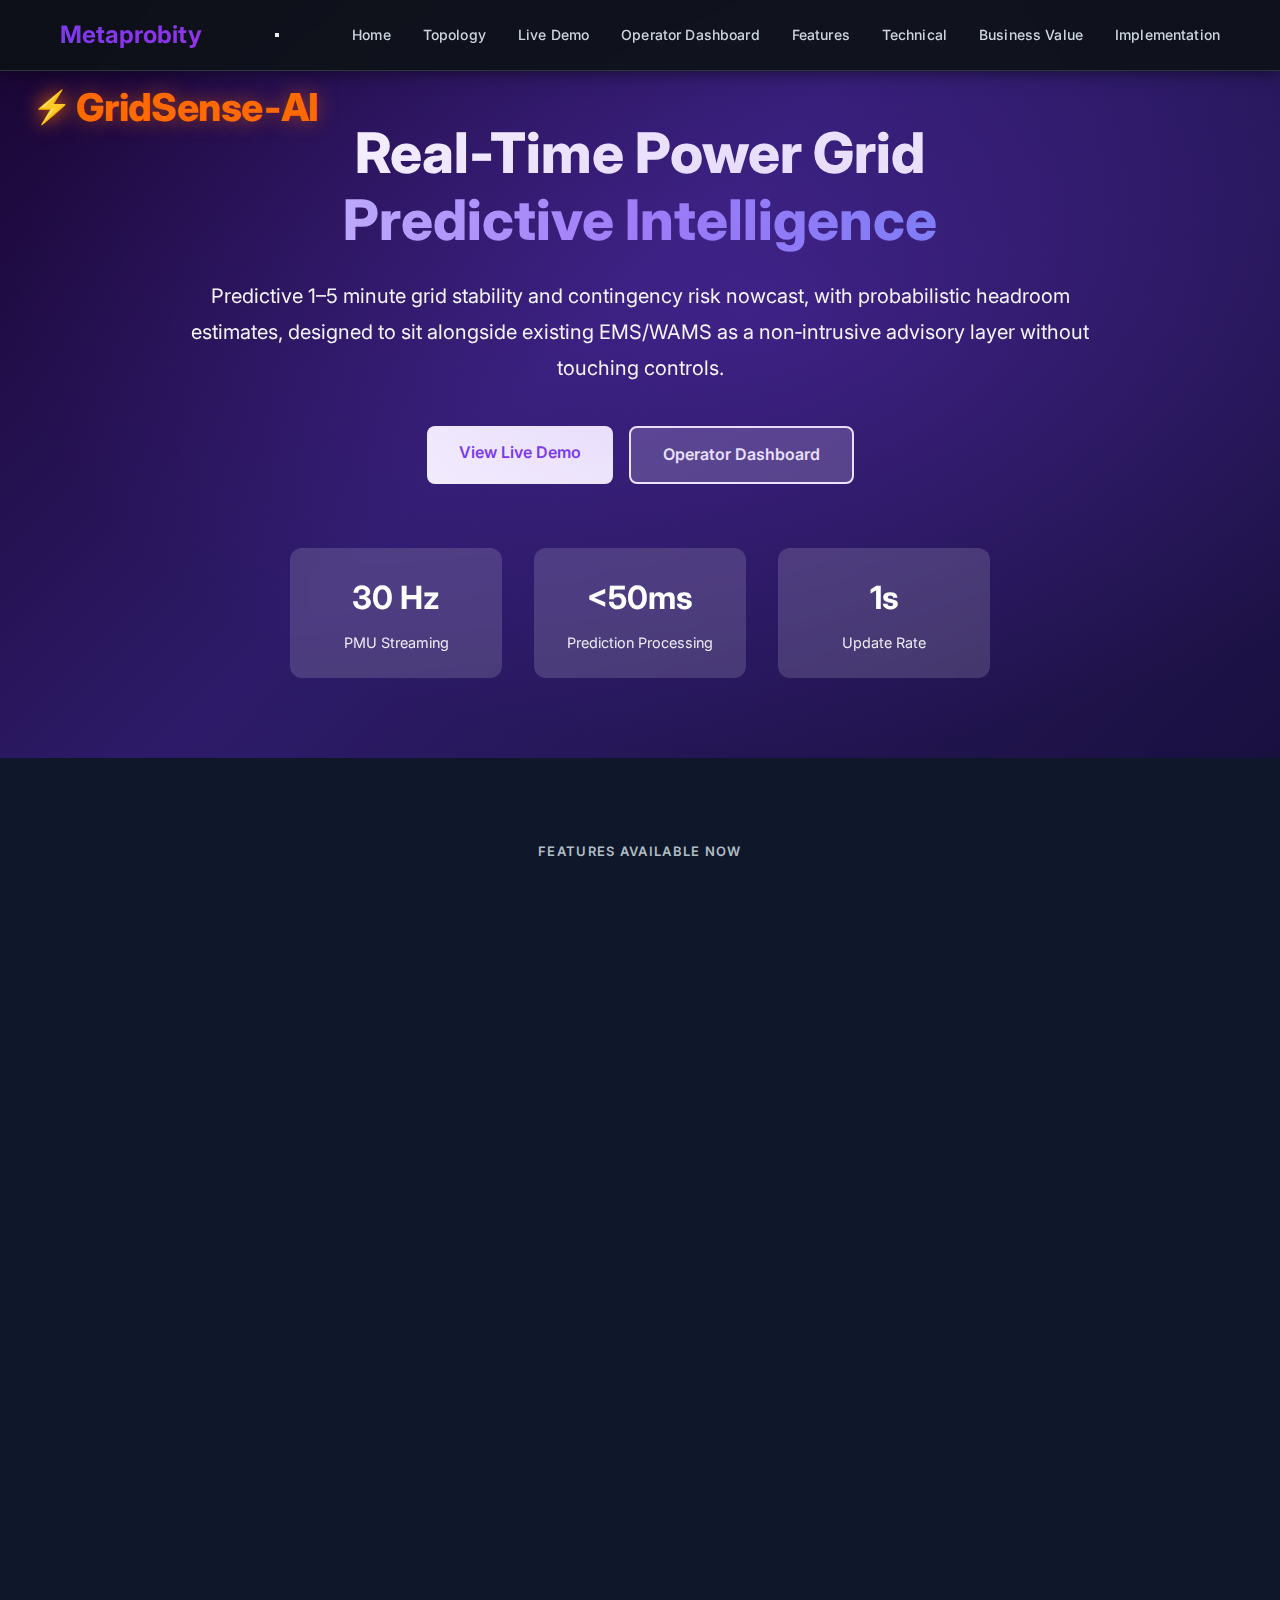
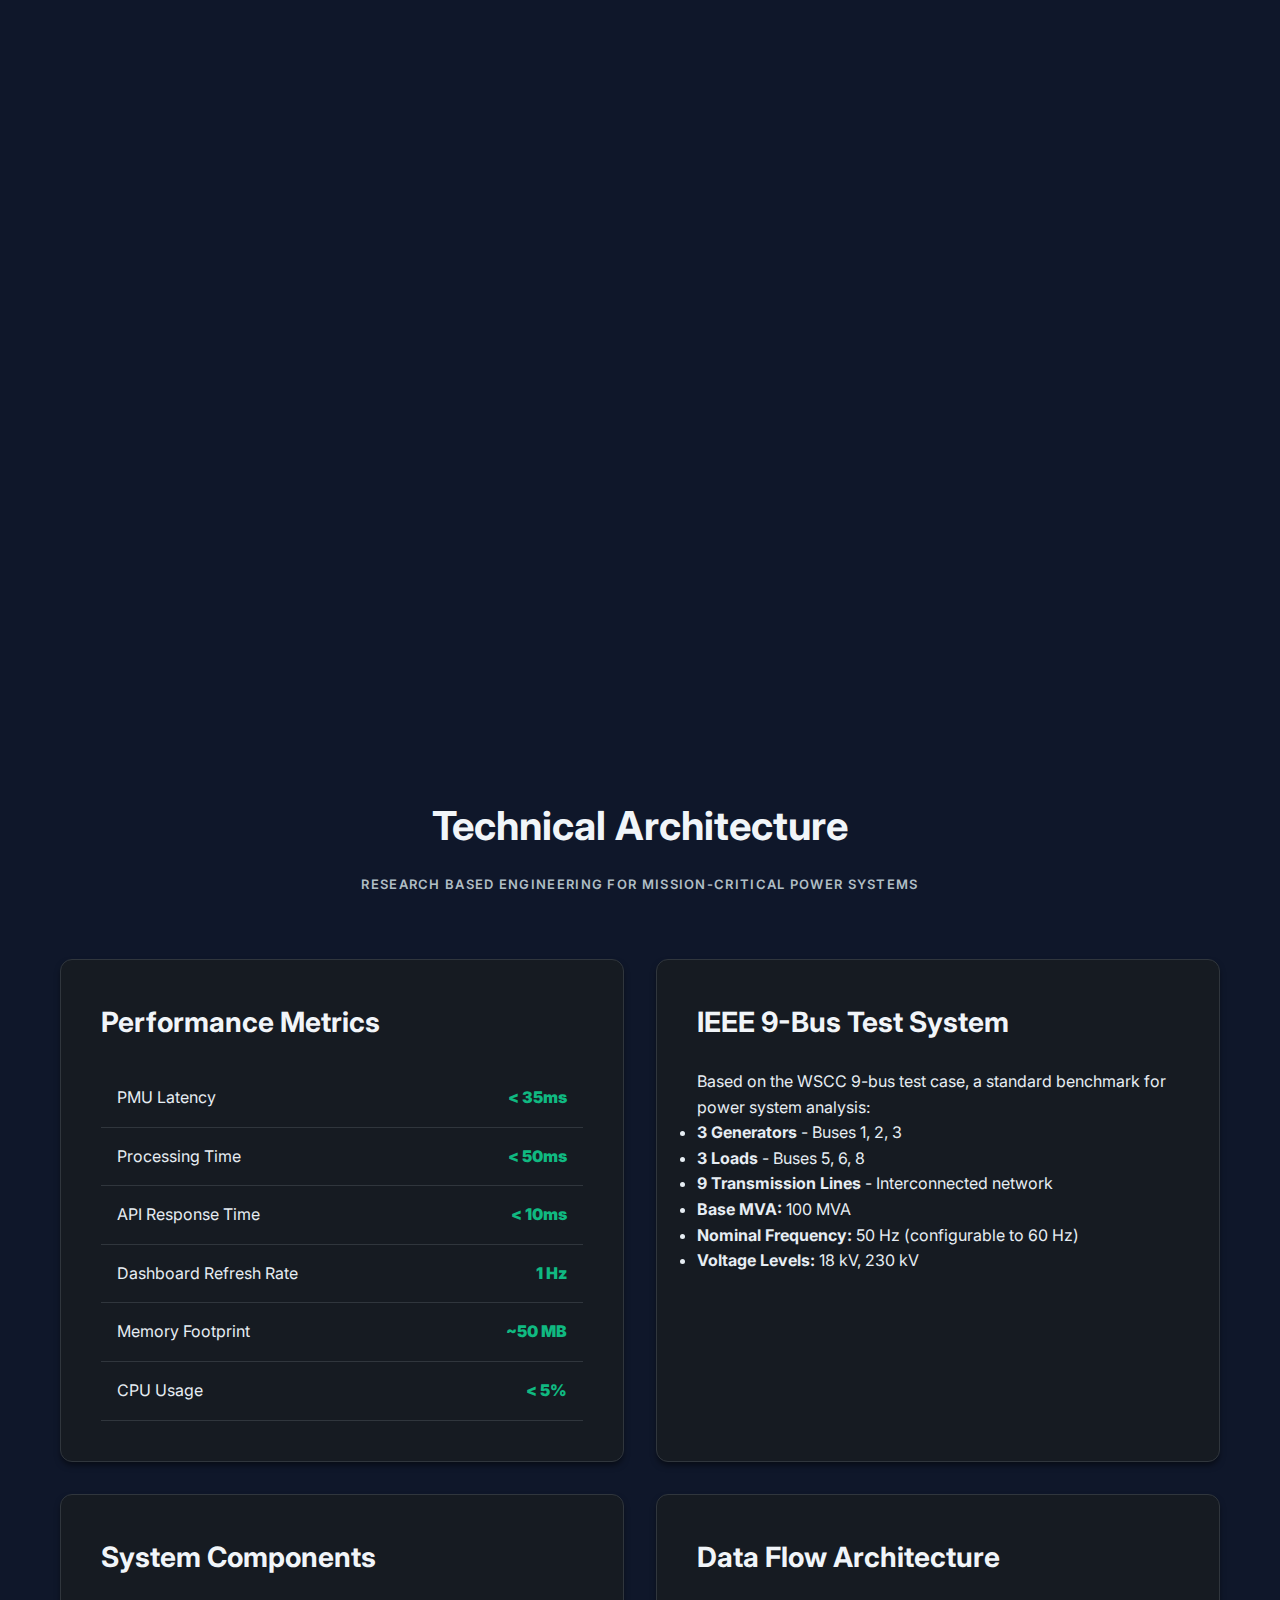
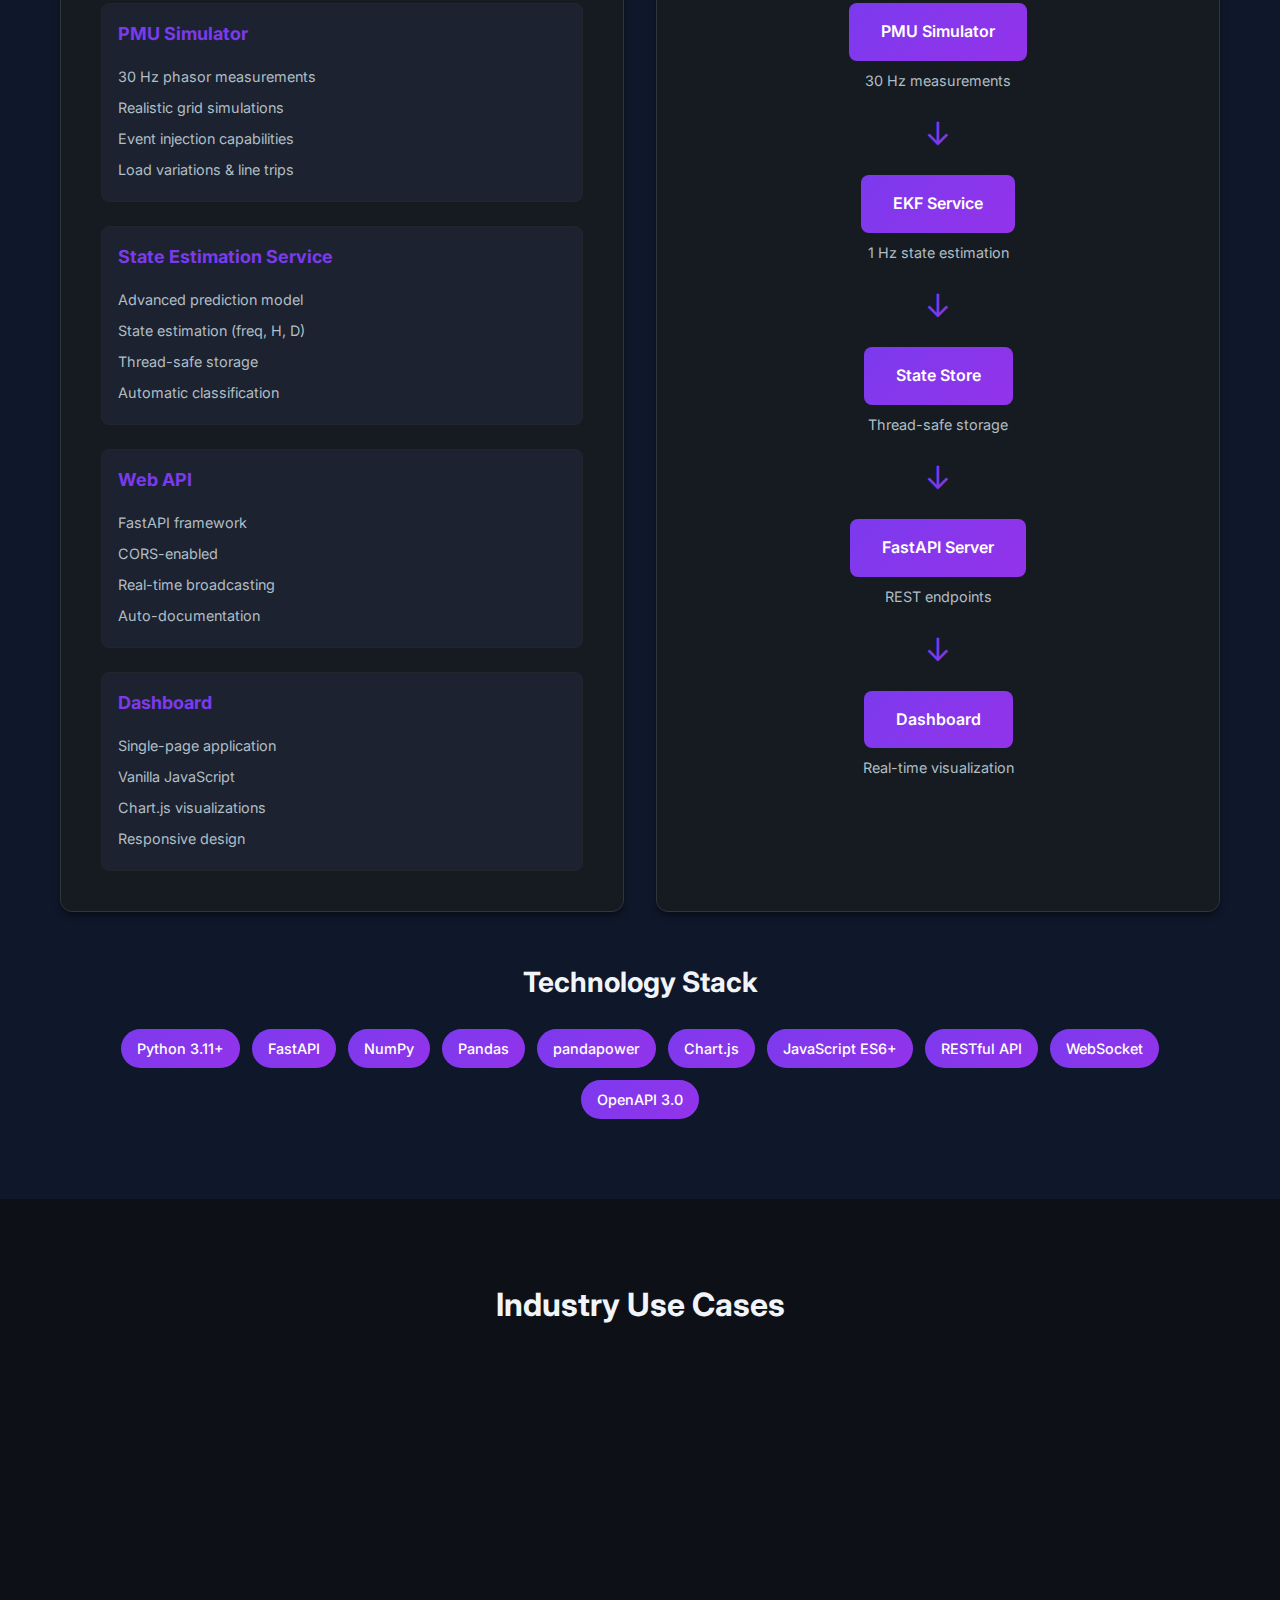
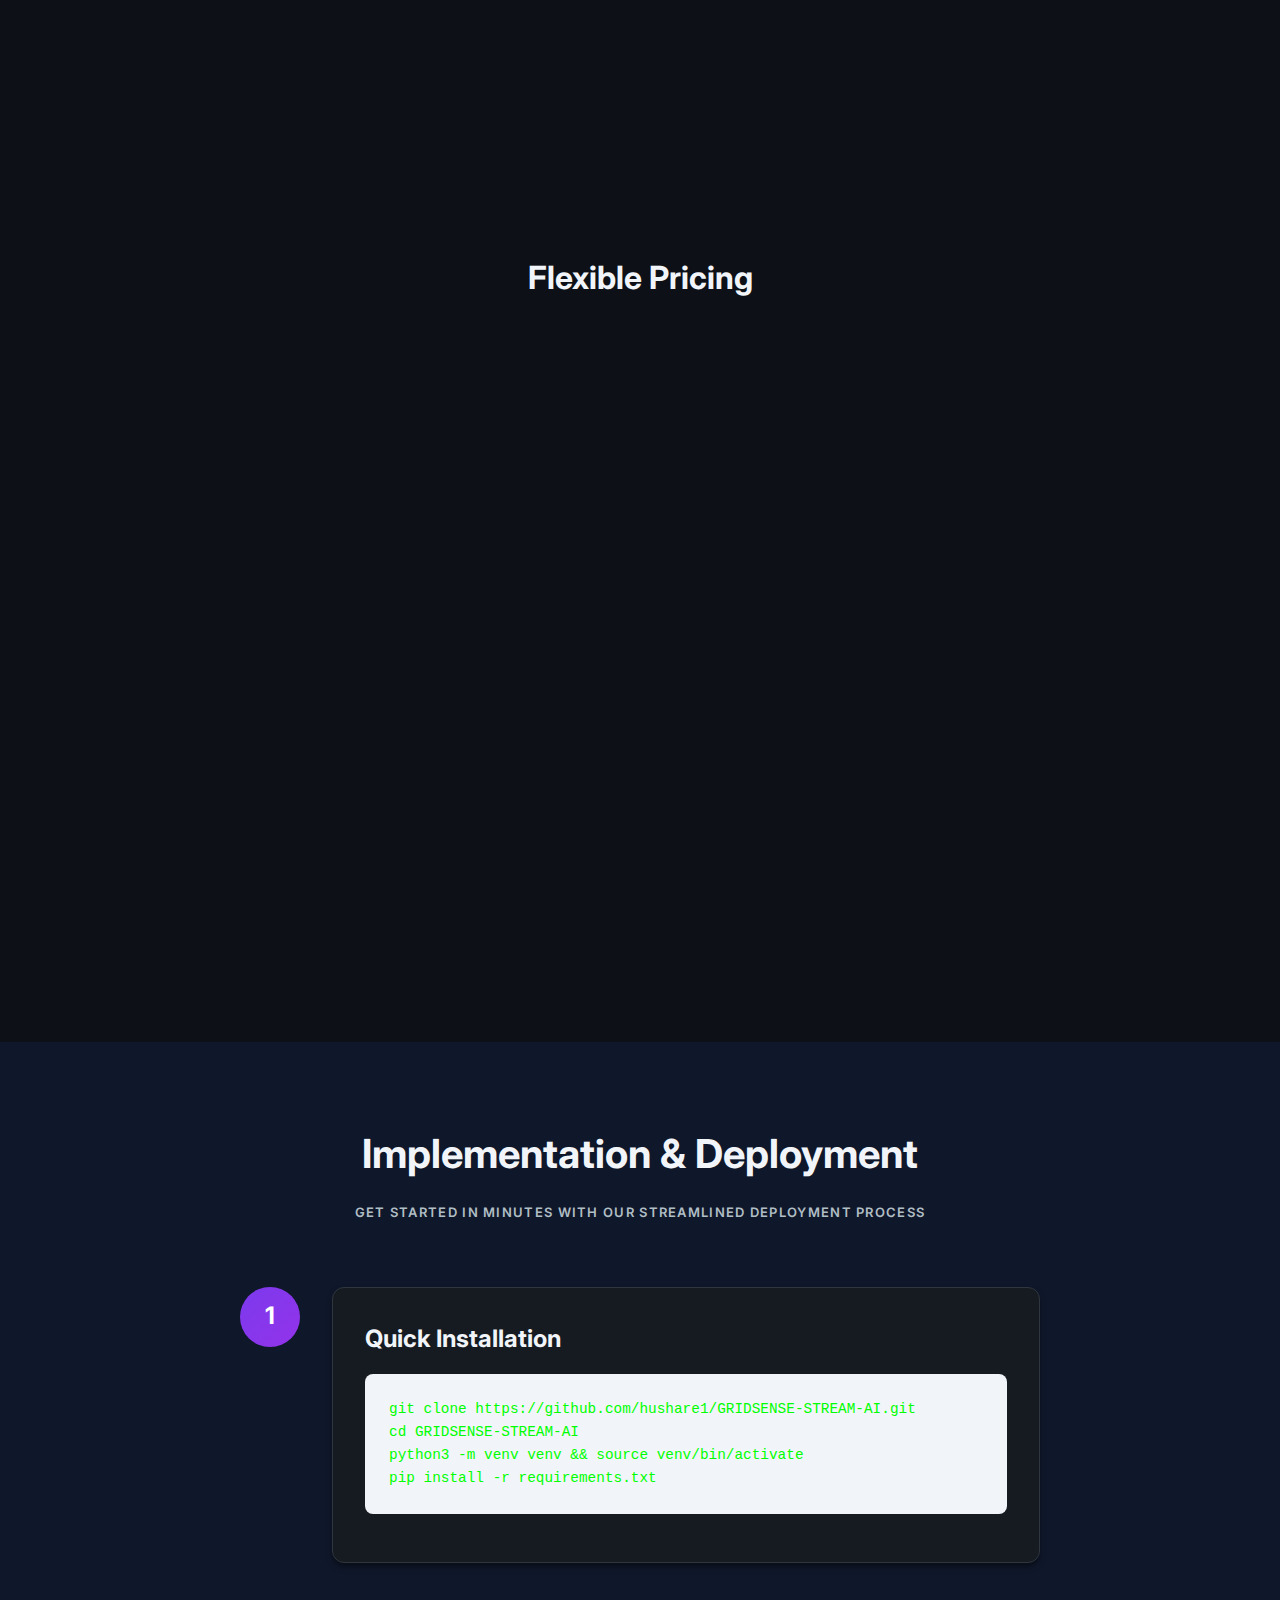
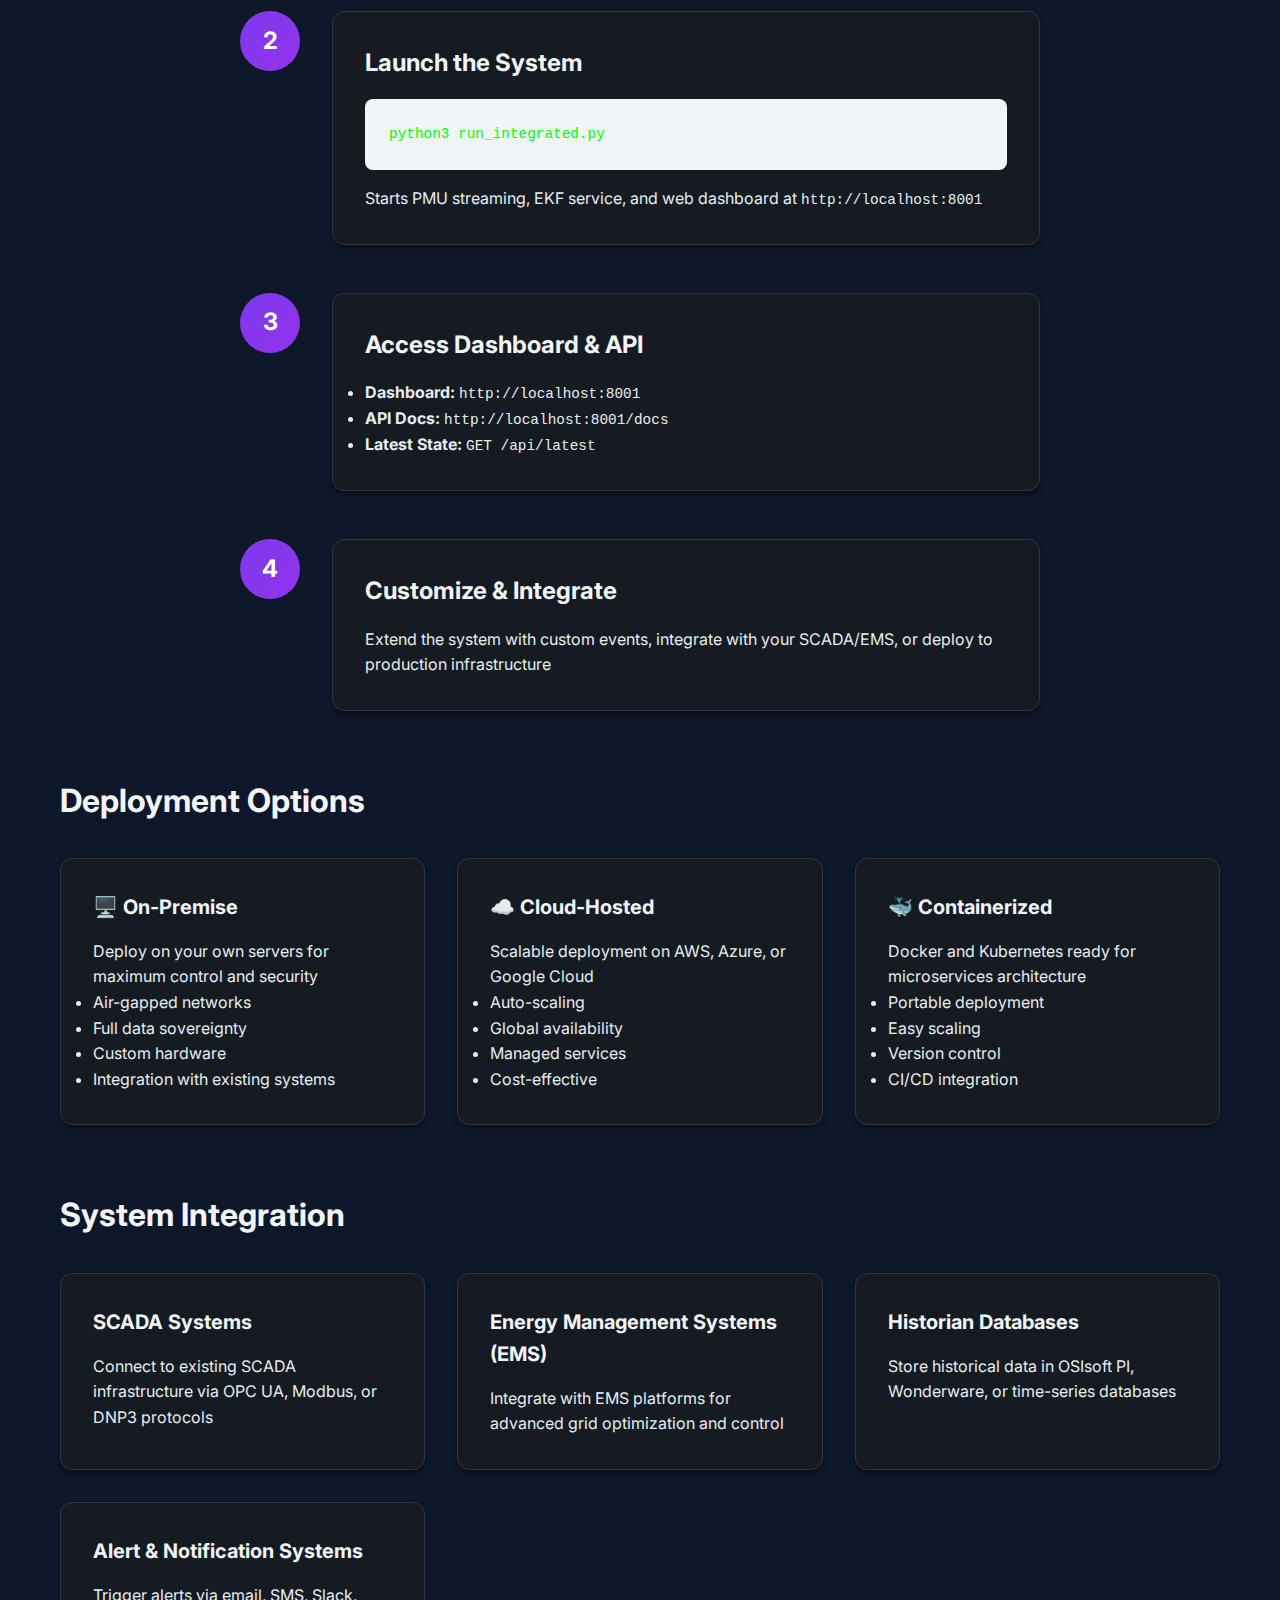
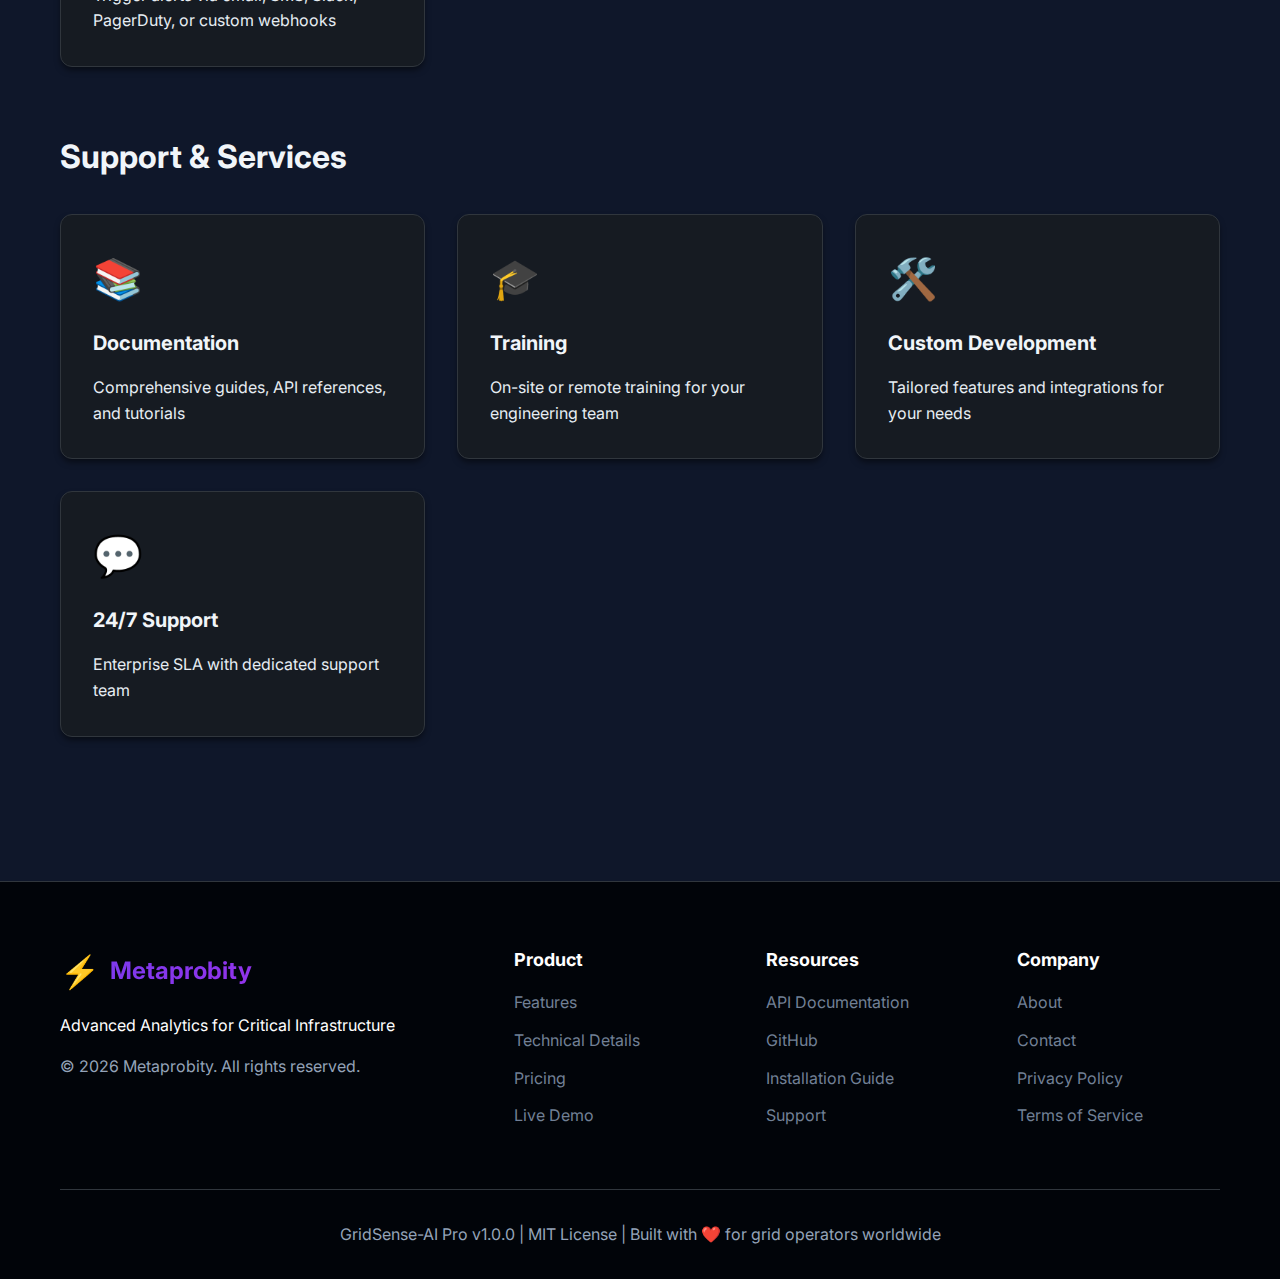
<file: index.html>
<!DOCTYPE html>
<html lang="en">
<head>
    <meta charset="UTF-8">
    <meta name="viewport" content="width=device-width, initial-scale=1.0">
    <meta name="description" content="Metaprobity GridSense-AI - Real-time power grid monitoring with AI-powered predictive analytics for critical infrastructure">
    <meta name="keywords" content="power grid monitoring, PMU, grid stability, predictive analytics, energy management">
    <title>Metaprobity | GridSense-AI - Real-Time Power Grid Predictive Intelligence</title>
    <link rel="stylesheet" href="styles.css">
    <link rel="preconnect" href="https://fonts.googleapis.com">
    <link rel="preconnect" href="https://fonts.gstatic.com" crossorigin>
    <link href="https://fonts.googleapis.com/css2?family=Inter:wght@300;400;500;600;700;800&display=swap" rel="stylesheet">
</head>
<body>
    <!-- Navigation -->
    <nav class="navbar">
        <div class="container">
            <div class="nav-brand">
                <span class="logo-text">Metaprobity</span>
            </div>
            <button class="hamburger" id="hamburger">
                <span></span>
                <span></span>
                <span></span>
            </button>
            <ul class="nav-menu" id="navMenu">
                <li><a href="#home">Home</a></li>
                <li><a href="#topology">Topology</a></li>
                <li><a href="dashboard_enhanced.html">Live Demo</a></li>
                <li><a href="operator.html">Operator Dashboard</a></li>
                <li><a href="#features">Features</a></li>
                <li><a href="#technical">Technical</a></li>
                <li><a href="#business">Business Value</a></li>
                <li><a href="#implementation">Implementation</a></li>
            </ul>
        </div>
    </nav>

    <!-- Hero Section -->
    <section id="home" class="hero">
        <div class="gridsense-label"><span class="gs-bolt">⚡</span>GridSense&#8209;AI</div>
        <div class="container">
            <div class="hero-content">
                <h1 class="hero-title">
                    Real-Time Power Grid
                    <br><span class="accent-text">Predictive Intelligence</span>
                </h1>
                <p class="hero-subtitle">
                    Predictive 1–5 minute grid stability and contingency risk nowcast, with probabilistic headroom estimates, designed to sit alongside existing EMS/WAMS as a non‑intrusive advisory layer without touching controls.
                </p>
                <div class="hero-buttons">
                    <a href="dashboard_enhanced.html" class="btn btn-primary">View Live Demo</a>
                    <a href="operator.html" class="btn btn-secondary">Operator Dashboard</a>
                </div>
                <div class="hero-stats">
                    <div class="stat">
                        <div class="stat-value">30 Hz</div>
                        <div class="stat-label">PMU Streaming</div>
                    </div>
                    <div class="stat">
                        <div class="stat-value">&lt;50ms</div>
                        <div class="stat-label">Prediction Processing</div>
                    </div>
                    <div class="stat">
                        <div class="stat-value">1s</div>
                        <div class="stat-label">Update Rate</div>
                    </div>
                </div>
            </div>
        </div>
    </section>

    <!-- Hero Section 
    <section id="home" class="hero">
        <!-- ... existing hero content ... 
    </section> 
    -->

    <!-- ✅ INSERT THIS NEW SECTION HERE ✅ -->
    <!-- Available Now Features Section -->
    <section id="available-features" class="available-features-section">
        <div class="container">
          <div class="section-header scroll-animate">
            <p class="features-label">Features Available Now</p>
          </div>
 
            <div class="features-grid">
                <!-- Feature 1: Advanced Prediction Model -->
                <div class="feature-card scroll-animate">
                    <div class="feature-icon">🧮</div>
                    <h3>Explainable AI - Physics-Based Prediction</h3>
                    <p>Physics-based probabilistic estimation with transparent state tracking and model-driven predictions.</p>
                    <ul>
                        <li>State uncertainty tracked using advanced prediction algorithm with 1-second update cycles</li>
                        <li>Sensitivity analysis computed per bus for grid response understanding</li>
                        <li>Prediction model auto-balances PMU measurements against physics-based predictions</li>                        
                    </ul>
                </div>

                <!-- Feature 2: Predictive Event Detection -->
                <div class="feature-card scroll-animate">
                    <div class="feature-icon">🎯</div>
                    <h3>Predictive Alarm & Stability Monitoring</h3>
                    <p>Probabilistic disturbance forecasting and threshold alerting.</p>
                    <ul>
                        <li>Frequency deviation alerts (±0.5 Hz from 50 Hz nominal) per bus</li>
                        <li>Low inertia early warning (H < 3.0 s threshold) from prediction estimates</li>
                        <li>RoCoF tracked per bus via 30 Hz PMU aggregation</li>
                        <li>Instant operator alerts the moment grid conditions exceed safe limits</li>
                    </ul>
                </div>
                

                <!-- Feature 3: Alarm & Event Detection Logic -->
                <div class="feature-card scroll-animate">
                    <div class="feature-icon">⚡</div>
                    <h3>Alarm & Event Detection Logic</h3>
                    <p>Automated disturbance classification and real-time alerting from probabilistic state tracking.</p>
                    <ul>
                    <li>Frequency alarm triggered when any bus deviates outside limits</li>
                    <li>Low inertia early warning when estimated Inertia drops below 3 seconds</li>
                    <li>Instant operator notifications the moment grid conditions breach safety limits</li>                    </ul>
                </div>

                <!-- Feature 4: Voltage Stability Monitoring -->
                <div class="feature-card scroll-animate">
                    <div class="feature-icon">📈</div>
                    <h3>Voltage Stability Monitoring</h3>
                    <p>Real-time voltage tracking with stability index estimation</p>
                    <ul>
                        <li>Voltage Stability Index (VSI) per bus (0-1 scale)</li>
                        <li>Voltage magnitude monitoring (per-unit values)</li>
                        <li>Frequency-voltage coupling analysis</li>
                        <li>Basic voltage deviation detection</li>
                    </ul>
                </div>

                <!-- Feature 5: Live Dashboard -->
                <div class="feature-card scroll-animate">
                    <div class="feature-icon">📊</div>
                    <h3>Live Dashboard & Visualization</h3>
                    <p>Professional web interface with real-time charts and network topology</p>
                    <ul>
                        <li>60-second frequency history with three-zone color coding</li>
                        <li>Interactive IEEE 9-bus topology with per-bus status indicators</li>
                        <li>System health score (0-100%) with automatic event insights</li>
                        <li>Dark mode toggle and responsive design</li>
                    </ul>
                </div>


                <!-- Feature 6: Open Integration & Scalable Architecture -->
                <div class="feature-card scroll-animate">
                    <div class="feature-icon">🔌</div>
                    <h3>Open Integration & Scalable Architecture</h3>
                    <p>Non-intrusive, API-first design built for real-world grid deployment</p>
                    <ul>
                        <li>Read-only passive monitoring — zero interference with existing SCADA, EMS or protection systems</li>
                        <li>REST API delivers live grid intelligence, with '&lt;10ms' latency, to any SCADA, HMI or 3rd party system</li>
                        <li>Can scale from 9-bus prototype to national grid topology with minimal configuration updates</li>
                        <li>Modular, plug-and-play components — swap PMU, estimation engine or dashboard without touching the rest</li>
                    </ul>
                </div>
            </div>
        </div>
    </section>

   
    <!-- Technical Details Section -->
    <section id="technical" class="technical-section">
        <div class="container">
            <div class="section-header scroll-animate">
                <h2>Technical Architecture</h2>
                <p>Research based engineering for mission-critical power systems</p>
            </div>
            
            <div class="tech-grid">
                <div class="tech-card scroll-animate">
                    <h3>Performance Metrics</h3>
                    <table class="performance-table">
                        <tr>
                            <td>PMU Latency</td>
                            <td><strong>&lt; 35ms</strong></td>
                        </tr>
                        <tr>
                            <td>Processing Time</td>
                            <td><strong>&lt; 50ms</strong></td>
                        </tr>
                        <tr>
                            <td>API Response Time</td>
                            <td><strong>&lt; 10ms</strong></td>
                        </tr>
                        <tr>
                            <td>Dashboard Refresh Rate</td>
                            <td><strong>1 Hz</strong></td>
                        </tr>
                        <tr>
                            <td>Memory Footprint</td>
                            <td><strong>~50 MB</strong></td>
                        </tr>
                        <tr>
                            <td>CPU Usage</td>
                            <td><strong>&lt; 5%</strong></td>
                        </tr>
                    </table>
                </div>

                <div class="tech-card scroll-animate">
                    <h3>IEEE 9-Bus Test System</h3>
                    <p>Based on the WSCC 9-bus test case, a standard benchmark for power system analysis:</p>
                    <ul>
                        <li><strong>3 Generators</strong> - Buses 1, 2, 3</li>
                        <li><strong>3 Loads</strong> - Buses 5, 6, 8</li>
                        <li><strong>9 Transmission Lines</strong> - Interconnected network</li>
                        <li><strong>Base MVA:</strong> 100 MVA</li>
                        <li><strong>Nominal Frequency:</strong> 50 Hz (configurable to 60 Hz)</li>
                        <li><strong>Voltage Levels:</strong> 18 kV, 230 kV</li>
                    </ul>
                </div>
                
                <div class="tech-card scroll-animate">
                    <h3>System Components</h3>
                    <div class="component-list">
                        <div class="component">
                            <h4>PMU Simulator</h4>                            
                            <ul>
                                <li>30 Hz phasor measurements</li>
                                <li>Realistic grid simulations</li>
                                <li>Event injection capabilities</li>
                                <li>Load variations & line trips</li>
                            </ul>
                        </div>
                        <div class="component">
                            <h4>State Estimation Service</h4>
                            <ul>
                                <li>Advanced prediction model</li>
                                <li>State estimation (freq, H, D)</li>
                                <li>Thread-safe storage</li>
                                <li>Automatic classification</li>
                            </ul>
                        </div>
                        <div class="component">
                            <h4>Web API</h4>
                            <ul>
                                <li>FastAPI framework</li>
                                <li>CORS-enabled</li>
                                <li>Real-time broadcasting</li>
                                <li>Auto-documentation</li>
                            </ul>
                        </div>
                        <div class="component">
                            <h4>Dashboard</h4>
                            <ul>
                                <li>Single-page application</li>
                                <li>Vanilla JavaScript</li>
                                <li>Chart.js visualizations</li>
                                <li>Responsive design</li>
                            </ul>
                        </div>
                    </div>
                </div>

                <div class="tech-card scroll-animate">
                    <h3>Data Flow Architecture</h3>
                    <div class="architecture-diagram">
                        <div class="arch-step">
                            <div class="arch-box">PMU Simulator</div>
                            <div class="arch-label">30 Hz measurements</div>
                        </div>
                        <div class="arch-arrow">↓</div>
                        <div class="arch-step">
                            <div class="arch-box">EKF Service</div>
                            <div class="arch-label">1 Hz state estimation</div>
                        </div>
                        <div class="arch-arrow">↓</div>
                        <div class="arch-step">
                            <div class="arch-box">State Store</div>
                            <div class="arch-label">Thread-safe storage</div>
                        </div>
                        <div class="arch-arrow">↓</div>
                        <div class="arch-step">
                            <div class="arch-box">FastAPI Server</div>
                            <div class="arch-label">REST endpoints</div>
                        </div>
                        <div class="arch-arrow">↓</div>
                        <div class="arch-step">
                            <div class="arch-box">Dashboard</div>
                            <div class="arch-label">Real-time visualization</div>
                        </div>
                    </div>
                </div>

                
            </div>

            <div class="tech-stack">
                <h3>Technology Stack</h3>
                <div class="stack-badges">
                    <span class="badge">Python 3.11+</span>
                    <span class="badge">FastAPI</span>
                    <span class="badge">NumPy</span>
                    <span class="badge">Pandas</span>
                    <span class="badge">pandapower</span>
                    <span class="badge">Chart.js</span>
                    <span class="badge">JavaScript ES6+</span>
                    <span class="badge">RESTful API</span>
                    <span class="badge">WebSocket</span>
                    <span class="badge">OpenAPI 3.0</span>
                </div>
            </div>
        </div>
    </section>

    <!-- Business Value Section -->
    <section id="business" class="business-section">
        <div class="container">
            
            <div class="use-cases">
                <h3>Industry Use Cases</h3>
                <div class="cases-grid">
                    <div class="case-card scroll-animate">
                        <h4>🏭 Electric Utilities</h4>
                        <p>Monitor transmission and distribution networks, detect voltage instabilities, and optimize load balancing</p>
                    </div>
                    <div class="case-card scroll-animate">
                        <h4>🏢 Grid Operators (ISOs/RTOs)</h4>
                        <p>Real-time situational awareness, inter-area oscillation detection, and frequency regulation</p>
                    </div>
                    <div class="case-card scroll-animate">
                        <h4>🔋 Renewable Energy Integration</h4>
                        <p>Manage grid stability with high penetration of solar, wind, and battery storage systems</p>
                    </div>
                    <div class="case-card scroll-animate">
                        <h4>🏗️ Industrial Microgrids</h4>
                        <p>Monitor critical facilities, data centers, and manufacturing plants with dedicated power systems</p>
                    </div>
                    <div class="case-card scroll-animate">
                        <h4>🎓 Research & Academia</h4>
                        <p>Power systems research, prediction algorithm development, and grid dynamics education</p>
                    </div>
                    <div class="case-card scroll-animate">
                        <h4>📊 Energy Consultants</h4>
                        <p>Grid modernization projects, SCADA upgrades, and smart grid implementations</p>
                    </div>
                </div>
            </div>

            <div class="pricing-section">
                <h3>Flexible Pricing</h3>
                <div class="pricing-grid">
                    <div class="price-card scroll-animate">
                        <div class="plan-name">Research</div>
                        <div class="plan-price">Free</div>
                        <div class="plan-desc">Open-source edition</div>
                        <ul class="plan-features">
                            <li>✓ IEEE 9-bus system</li>
                            <li>✓ Core prediction algorithms</li>
                            <li>✓ Basic dashboard</li>
                            <li>✓ Community support</li>
                            <li>✗ Commercial use</li>
                        </ul>
                        <a href="https://github.com/hushare1/GRIDSENSE-STREAM-AI" class="btn btn-outline">Get Started</a>
                    </div>
                    <div class="price-card featured">
                        <div class="popular-badge">Most Popular</div>
                        <div class="plan-name">Professional</div>
                        <div class="plan-price">Contact Us</div>
                        <div class="plan-desc">For utilities & operators</div>
                        <ul class="plan-features">
                            <li>✓ Custom grid topologies</li>
                            <li>✓ Advanced analytics</li>
                            <li>✓ API integration</li>
                            <li>✓ Priority support</li>
                            <li>✓ Commercial license</li>
                        </ul>
                        <a href="#contact" class="btn btn-primary">Request Quote</a>
                    </div>
                    <div class="price-card scroll-animate">
                        <div class="plan-name">Enterprise</div>
                        <div class="plan-price">Custom</div>
                        <div class="plan-desc">For large deployments</div>
                        <ul class="plan-features">
                            <li>✓ Multi-site deployment</li>
                            <li>✓ Custom development</li>
                            <li>✓ On-premise hosting</li>
                            <li>✓ 24/7 support & SLA</li>
                            <li>✓ Training & consulting</li>
                        </ul>
                        <a href="#contact" class="btn btn-outline">Contact Sales</a>
                    </div>
                </div>
            </div>
        </div>
    </section>

    <!-- Implementation Section -->
    <section id="implementation" class="implementation-section">
        <div class="container">
            <div class="section-header scroll-animate">
                <h2>Implementation & Deployment</h2>
                <p>Get started in minutes with our streamlined deployment process</p>
            </div>

            <div class="impl-timeline">
                <div class="timeline-item">
                    <div class="timeline-number">1</div>
                    <div class="timeline-content">
                        <h3>Quick Installation</h3>
                        <pre><code>git clone https://github.com/hushare1/GRIDSENSE-STREAM-AI.git
cd GRIDSENSE-STREAM-AI
python3 -m venv venv && source venv/bin/activate
pip install -r requirements.txt</code></pre>
                    </div>
                </div>

                <div class="timeline-item">
                    <div class="timeline-number">2</div>
                    <div class="timeline-content">
                        <h3>Launch the System</h3>
                        <pre><code>python3 run_integrated.py</code></pre>
                        <p>Starts PMU streaming, EKF service, and web dashboard at <code>http://localhost:8001</code></p>
                    </div>
                </div>

                <div class="timeline-item">
                    <div class="timeline-number">3</div>
                    <div class="timeline-content">
                        <h3>Access Dashboard & API</h3>
                        <ul>
                            <li><strong>Dashboard:</strong> <code>http://localhost:8001</code></li>
                            <li><strong>API Docs:</strong> <code>http://localhost:8001/docs</code></li>
                            <li><strong>Latest State:</strong> <code>GET /api/latest</code></li>
                        </ul>
                    </div>
                </div>

                <div class="timeline-item">
                    <div class="timeline-number">4</div>
                    <div class="timeline-content">
                        <h3>Customize & Integrate</h3>
                        <p>Extend the system with custom events, integrate with your SCADA/EMS, or deploy to production infrastructure</p>
                    </div>
                </div>
            </div>

            <div class="deployment-options">
                <h3>Deployment Options</h3>
                <div class="deploy-grid">
                    <div class="deploy-card">
                        <h4>🖥️ On-Premise</h4>
                        <p>Deploy on your own servers for maximum control and security</p>
                        <ul>
                            <li>Air-gapped networks</li>
                            <li>Full data sovereignty</li>
                            <li>Custom hardware</li>
                            <li>Integration with existing systems</li>
                        </ul>
                    </div>
                    <div class="deploy-card">
                        <h4>☁️ Cloud-Hosted</h4>
                        <p>Scalable deployment on AWS, Azure, or Google Cloud</p>
                        <ul>
                            <li>Auto-scaling</li>
                            <li>Global availability</li>
                            <li>Managed services</li>
                            <li>Cost-effective</li>
                        </ul>
                    </div>
                    <div class="deploy-card">
                        <h4>🐳 Containerized</h4>
                        <p>Docker and Kubernetes ready for microservices architecture</p>
                        <ul>
                            <li>Portable deployment</li>
                            <li>Easy scaling</li>
                            <li>Version control</li>
                            <li>CI/CD integration</li>
                        </ul>
                    </div>
                </div>
            </div>

            <div class="integration-section">
                <h3>System Integration</h3>
                <div class="integration-grid">
                    <div class="integration-item">
                        <h4>SCADA Systems</h4>
                        <p>Connect to existing SCADA infrastructure via OPC UA, Modbus, or DNP3 protocols</p>
                    </div>
                    <div class="integration-item">
                        <h4>Energy Management Systems (EMS)</h4>
                        <p>Integrate with EMS platforms for advanced grid optimization and control</p>
                    </div>
                    <div class="integration-item">
                        <h4>Historian Databases</h4>
                        <p>Store historical data in OSIsoft PI, Wonderware, or time-series databases</p>
                    </div>
                    <div class="integration-item">
                        <h4>Alert & Notification Systems</h4>
                        <p>Trigger alerts via email, SMS, Slack, PagerDuty, or custom webhooks</p>
                    </div>
                </div>
            </div>

            <div class="support-section">
                <h3>Support & Services</h3>
                <div class="support-grid">
                    <div class="support-item">
                        <span class="support-icon">📚</span>
                        <h4>Documentation</h4>
                        <p>Comprehensive guides, API references, and tutorials</p>
                    </div>
                    <div class="support-item">
                        <span class="support-icon">🎓</span>
                        <h4>Training</h4>
                        <p>On-site or remote training for your engineering team</p>
                    </div>
                    <div class="support-item">
                        <span class="support-icon">🛠️</span>
                        <h4>Custom Development</h4>
                        <p>Tailored features and integrations for your needs</p>
                    </div>
                    <div class="support-item">
                        <span class="support-icon">💬</span>
                        <h4>24/7 Support</h4>
                        <p>Enterprise SLA with dedicated support team</p>
                    </div>
                </div>
            </div>
        </div>
    </section>

    <!-- Footer -->
    <footer class="footer">
        <div class="container">
            <div class="footer-grid">
                <div class="footer-col">
                    <div class="footer-brand">
                        <span class="logo-icon">⚡</span>
                        <span class="logo-text">Metaprobity</span>
                    </div>
                    <p>Advanced Analytics for Critical Infrastructure</p>
                    <p class="copyright">&copy; 2026 Metaprobity. All rights reserved.</p>
                </div>
                <div class="footer-col">
                    <h4>Product</h4>
                    <ul>
                        <li><a href="#features">Features</a></li>
                        <li><a href="#technical">Technical Details</a></li>
                        <li><a href="#business">Pricing</a></li>
                        <li><a href="dashboard_enhanced.html">Live Demo</a></li>
                    </ul>
                </div>
                <div class="footer-col">
                    <h4>Resources</h4>
                    <ul>
                        <li><a href="http://localhost:8001/docs">API Documentation</a></li>
                        <li><a href="https://github.com/hushare1/GRIDSENSE-STREAM-AI">GitHub</a></li>
                        <li><a href="#implementation">Installation Guide</a></li>
                        <li><a href="#contact">Support</a></li>
                    </ul>
                </div>
                <div class="footer-col">
                    <h4>Company</h4>
                    <ul>
                        <li><a href="#home">About</a></li>
                        <li><a href="#contact">Contact</a></li>
                        <li><a href="#">Privacy Policy</a></li>
                        <li><a href="#">Terms of Service</a></li>
                    </ul>
                </div>
            </div>
            <div class="footer-bottom">
                <p>GridSense-AI Pro v1.0.0 | MIT License | Built with ❤️ for grid operators worldwide</p>
            </div>
        </div>
    </footer>

    <script src="config.js"></script>
    <script src="script.js"></script>
</body>
</html>
</file>
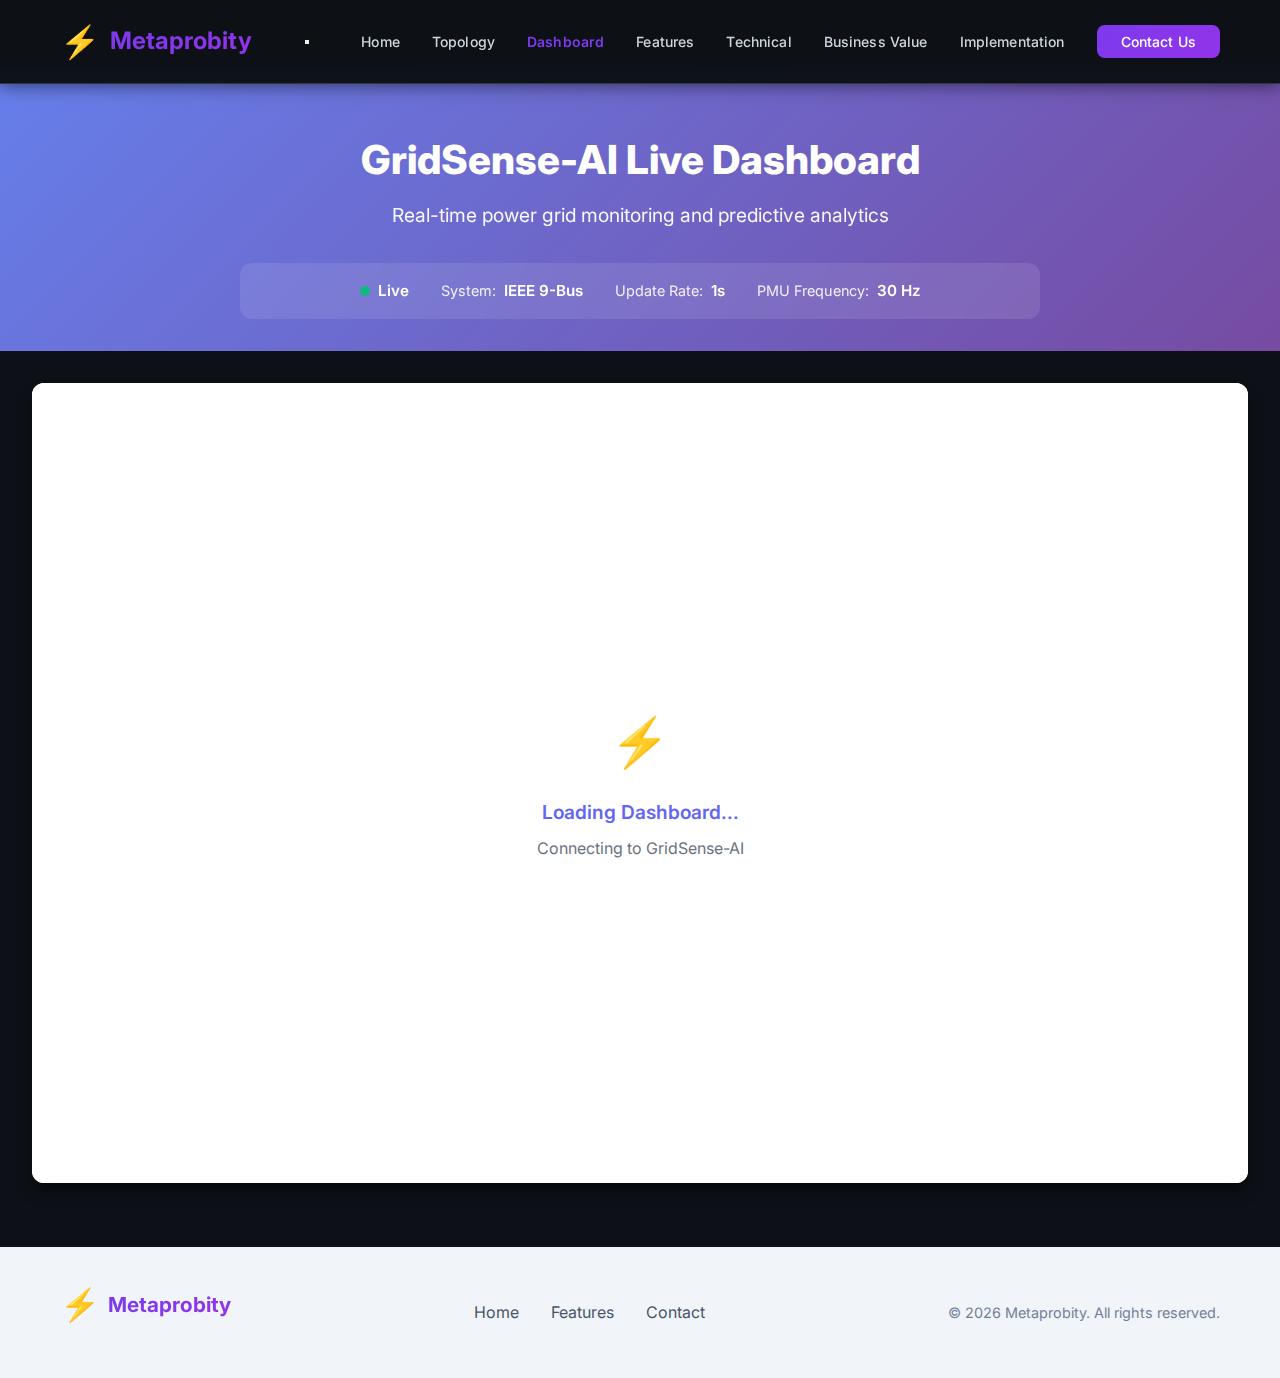
<file: dashboard.html>
<!DOCTYPE html>
<html lang="en">
<head>
    <meta charset="UTF-8">
    <meta name="viewport" content="width=device-width, initial-scale=1.0">
    <meta name="description" content="Metaprobity GridSense-AI Real-Time Dashboard - Live power grid monitoring">
    <meta name="keywords" content="power grid dashboard, real-time monitoring, PMU data, grid analytics">
    <title>Dashboard | Metaprobity GridSense-AI</title>
    <link rel="stylesheet" href="styles.css">
    <link rel="stylesheet" href="dashboard-styles.css">
    <link rel="preconnect" href="https://fonts.googleapis.com">
    <link rel="preconnect" href="https://fonts.gstatic.com" crossorigin>
    <link href="https://fonts.googleapis.com/css2?family=Inter:wght@300;400;500;600;700;800&display=swap" rel="stylesheet">
</head>
<body class="dashboard-page">
    <!-- Navigation -->
    <nav class="navbar">
        <div class="container">
            <div class="nav-brand">
                <span class="logo-icon">⚡</span>
                <span class="logo-text">Metaprobity</span>
            </div>
            <button class="hamburger" id="hamburger">
                <span></span>
                <span></span>
                <span></span>
            </button>
            <ul class="nav-menu" id="navMenu">
                <li><a href="index.html">Home</a></li>
                <li><a href="index.html#topology">Topology</a></li>
                <li><a href="dashboard.html" class="active">Dashboard</a></li>
                <li><a href="index.html#features">Features</a></li>
                <li><a href="index.html#technical">Technical</a></li>
                <li><a href="index.html#business">Business Value</a></li>
                <li><a href="index.html#implementation">Implementation</a></li>
                <li><a href="index.html#contact" class="cta-button">Contact Us</a></li>
            </ul>
        </div>
    </nav>

    <!-- Dashboard Header -->
    <section class="dashboard-header">
        <div class="container">
            <div class="header-content">
                <h1>GridSense-AI Live Dashboard</h1>
                <p class="subtitle">Real-time power grid monitoring and predictive analytics</p>
                <div class="status-bar">
                    <div class="status-item">
                        <span class="status-indicator active"></span>
                        <span class="status-text">Live</span>
                    </div>
                    <div class="status-item">
                        <span class="status-label">System:</span>
                        <span class="status-value">IEEE 9-Bus</span>
                    </div>
                    <div class="status-item">
                        <span class="status-label">Update Rate:</span>
                        <span class="status-value">1s</span>
                    </div>
                    <div class="status-item">
                        <span class="status-label">PMU Frequency:</span>
                        <span class="status-value">30 Hz</span>
                    </div>
                </div>
            </div>
        </div>
    </section>

    <!-- Main Dashboard Content -->
    <section class="dashboard-main">
        <div class="dashboard-wrapper">
            <!-- Live Dashboard Iframe -->
            <div class="dashboard-frame-container">
                <iframe 
                    id="dashboard-frame" 
                    src="https://gridsense-ai.onrender.com/" 
                    frameborder="0" 
                    allowfullscreen
                    title="GridSense-AI Live Dashboard">
                </iframe>
            </div>
        </div>
    </section>

    <!-- Footer -->
    <footer class="dashboard-footer">
        <div class="container">
            <div class="footer-content">
                <div class="footer-brand">
                    <span class="logo-icon">⚡</span>
                    <span class="logo-text">Metaprobity</span>
                </div>
                <div class="footer-links">
                    <a href="index.html">Home</a>
                    <a href="index.html#features">Features</a>
                    <a href="index.html#contact">Contact</a>
                </div>
                <div class="footer-copy">
                    <p>&copy; 2026 Metaprobity. All rights reserved.</p>
                </div>
            </div>
        </div>
    </footer>

    <script src="script.js"></script>
    <script src="dashboard-script.js"></script>
</body>
</html>
</file>
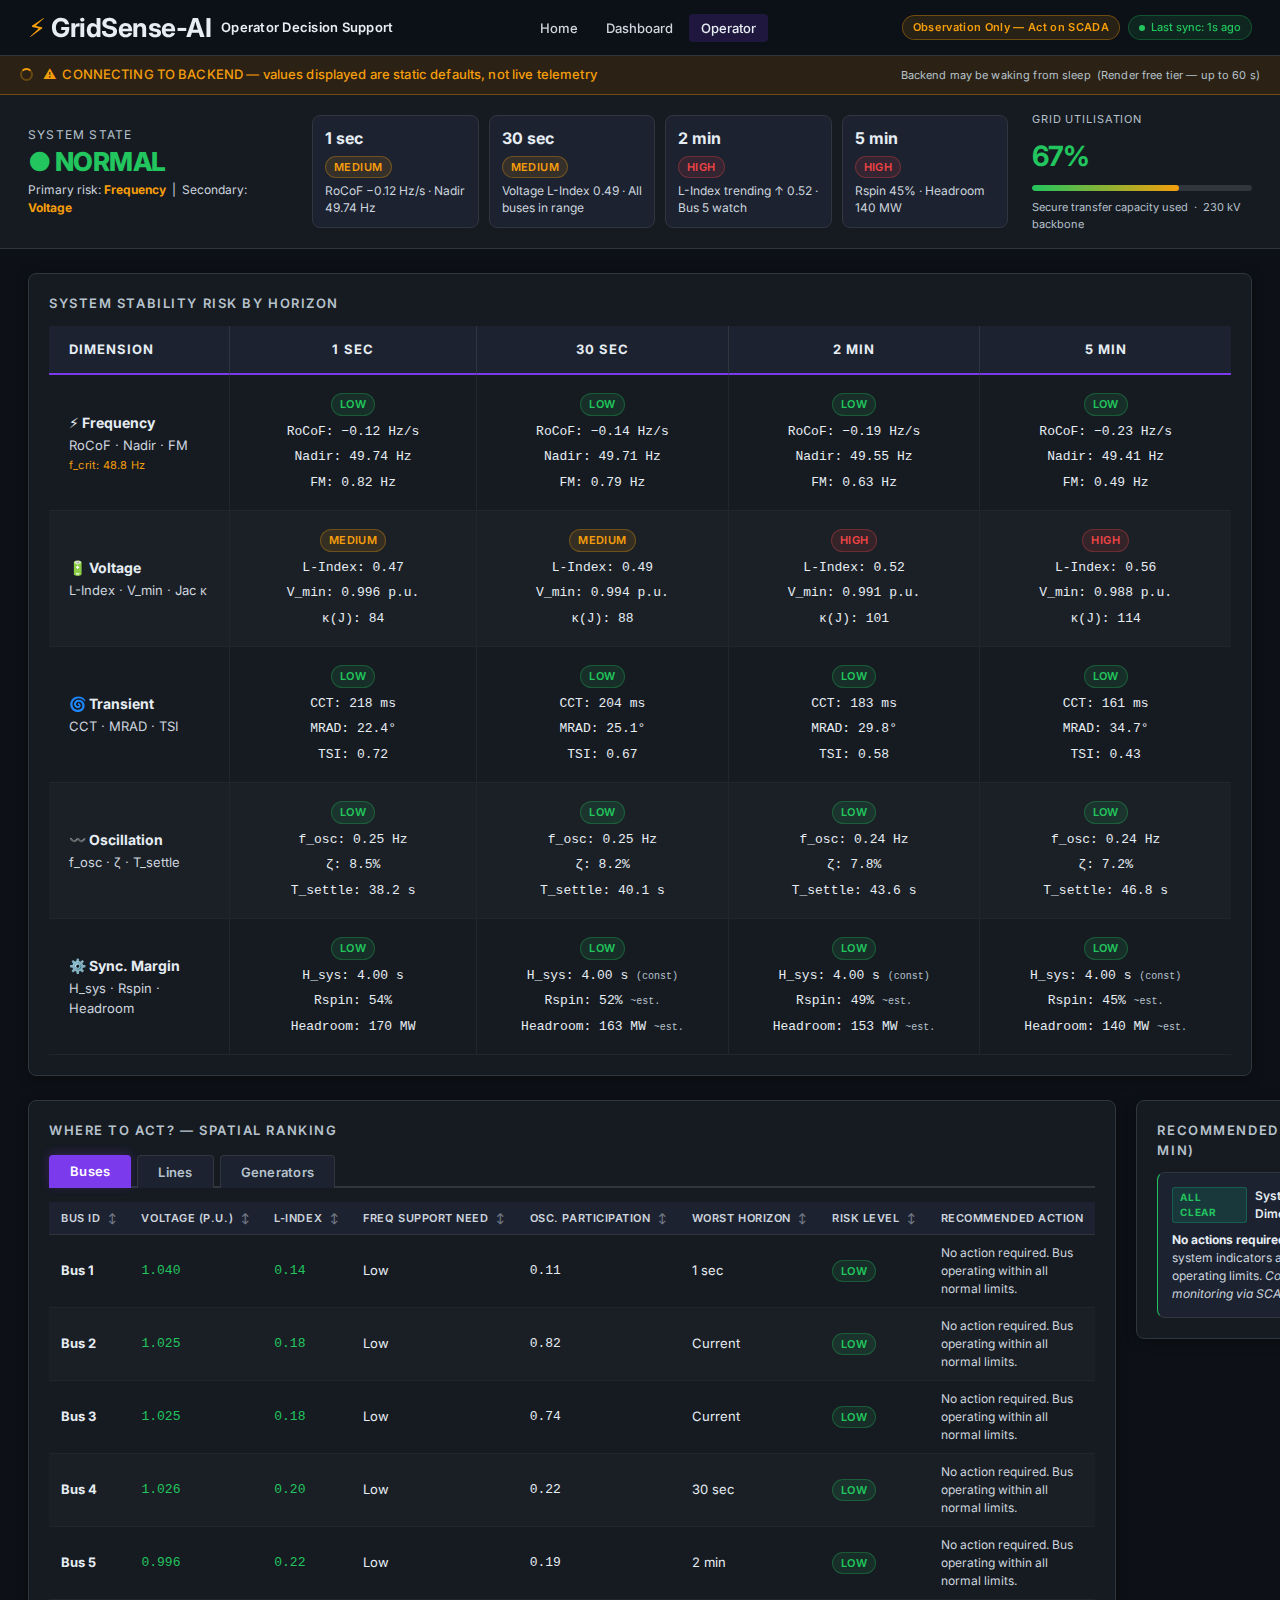
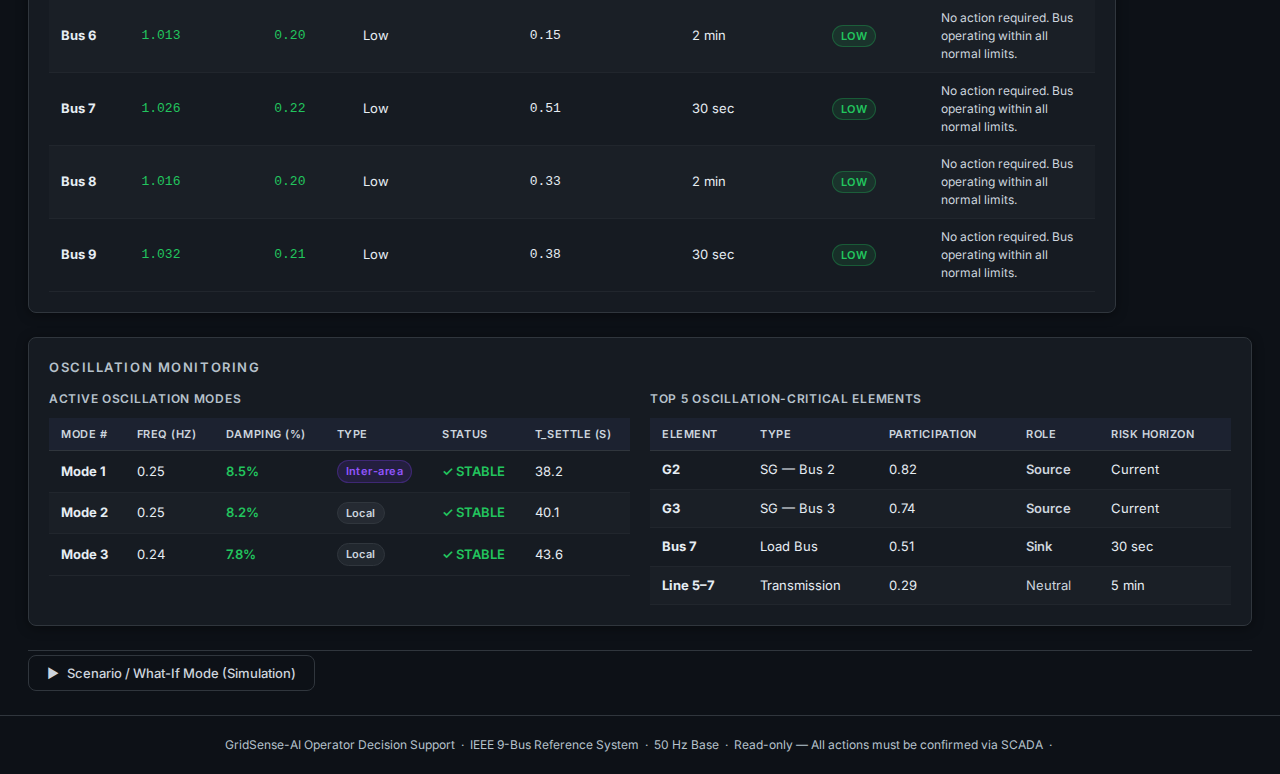
<file: operator.html>
<!DOCTYPE html>
<html lang="en">
<head>
  <meta charset="UTF-8" />
  <meta name="viewport" content="width=device-width, initial-scale=1.0" />
  <title>GridSense-AI — Operator Decision Support</title>
  <link rel="preconnect" href="https://fonts.googleapis.com" />
  <link href="https://fonts.googleapis.com/css2?family=Inter:wght@300;400;500;600;700;800&display=swap" rel="stylesheet" />
  <script src="config.js"></script>
  <style>
    /* ============================================================
       CSS VARIABLES & RESET
    ============================================================ */
    :root {
      --bg-primary:   #0d1117;
      --bg-card:      #161b22;
      --bg-card-alt:  #1c2230;
      --bg-card-hover:#1f2737;
      --border:       #30363d;
      --border-light: #21262d;

      --text-primary: #e6edf3;
      --text-muted:   #cdd5de;
      --text-dim:     #b6c2cc;

      --accent:       #7c3aed;
      --accent-light: #9155fd;

      --green:        #22c55e;
      --green-bg:     rgba(34,197,94,0.12);
      --amber:        #f59e0b;
      --amber-bg:     rgba(245,158,11,0.12);
      --red:          #ef4444;
      --red-bg:       rgba(239,68,68,0.12);
      --blue:         #3b82f6;
      --blue-bg:      rgba(59,130,246,0.12);

      --radius:       8px;
      --radius-sm:    4px;
      --shadow:       0 2px 12px rgba(0,0,0,0.4);
      --shadow-lg:    0 4px 24px rgba(0,0,0,0.6);
    }

    *, *::before, *::after { box-sizing: border-box; margin: 0; padding: 0; }

    html { scroll-behavior: smooth; }

    body {
      font-family: 'Inter', system-ui, sans-serif;
      background: var(--bg-primary);
      color: var(--text-primary);
      font-size: 14px;
      line-height: 1.5;
      min-width: 1280px;
    }

    /* ============================================================
       UTILITY
    ============================================================ */
    .section-heading {
      font-size: 13px;
      font-variant: small-caps;
      letter-spacing: 0.12em;
      color: var(--text-dim);
      font-weight: 600;
      margin-bottom: 12px;
      text-transform: uppercase;
    }

    .card {
      background: var(--bg-card);
      border: 1px solid var(--border);
      border-radius: var(--radius);
      box-shadow: var(--shadow);
    }

    .chip {
      display: inline-flex;
      align-items: center;
      padding: 2px 8px;
      border-radius: 999px;
      font-size: 11px;
      font-weight: 600;
      letter-spacing: 0.04em;
      white-space: nowrap;
    }
    .chip-green  { background: var(--green-bg);  color: var(--green);  border: 1px solid rgba(34,197,94,0.3); }
    .chip-amber  { background: var(--amber-bg);  color: var(--amber);  border: 1px solid rgba(245,158,11,0.3); }
    .chip-red    { background: var(--red-bg);    color: var(--red);    border: 1px solid rgba(239,68,68,0.3); }
    .chip-blue   { background: var(--blue-bg);   color: var(--blue);   border: 1px solid rgba(59,130,246,0.3); }
    .chip-purple { background: rgba(124,58,237,0.15); color: var(--accent-light); border: 1px solid rgba(124,58,237,0.3); }
    .chip-dim    { background: rgba(139,148,158,0.1); color: var(--text-muted); border: 1px solid var(--border); }

    @keyframes pulse-border {
      0%, 100% { border-color: var(--red); box-shadow: 0 0 0 0 rgba(239,68,68,0.4); }
      50%       { border-color: #ff6b6b;   box-shadow: 0 0 0 4px rgba(239,68,68,0); }
    }
    .chip-critical {
      background: var(--red-bg);
      color: var(--red);
      border: 1px solid var(--red);
      animation: pulse-border 1.4s ease-in-out infinite;
    }

    /* Tooltip */
    .tooltip-wrap { display: inline-block; cursor: default; }
    .tip { display: none; } /* hidden — content read by JS */
    #g-tip {
      display: none;
      position: fixed;
      z-index: 9999;
      background: #2d333b;
      color: var(--text-primary);
      font-size: 11px;
      line-height: 1.5;
      border: 1px solid var(--border);
      border-radius: var(--radius-sm);
      padding: 7px 11px;
      max-width: 300px;
      white-space: normal;
      box-shadow: var(--shadow-lg);
      pointer-events: none;
    }
    .info-icon { display: none; }

    /* Tables */
    .data-table {
      width: 100%;
      border-collapse: collapse;
      font-size: 13px;
    }
    .data-table th {
      background: var(--bg-card-alt);
      color: var(--text-muted);
      font-weight: 600;
      font-size: 11px;
      text-transform: uppercase;
      letter-spacing: 0.05em;
      padding: 8px 12px;
      text-align: left;
      border-bottom: 1px solid var(--border);
      cursor: pointer;
      user-select: none;
      white-space: nowrap;
    }
    .data-table th:hover { color: var(--text-primary); background: #222b38; }
    .data-table th .sort-icon { margin-left: 4px; opacity: 0.5; font-size: 10px; }
    .data-table th.sorted-asc .sort-icon::after  { content: ' ↑'; opacity: 1; color: var(--accent-light); }
    .data-table th.sorted-desc .sort-icon::after { content: ' ↓'; opacity: 1; color: var(--accent-light); }
    .data-table th:not(.sorted-asc):not(.sorted-desc) .sort-icon::after { content: ' ↕'; }

    .data-table td {
      padding: 9px 12px;
      border-bottom: 1px solid var(--border-light);
      vertical-align: middle;
    }
    .data-table tbody tr:nth-child(even) td { background: rgba(255,255,255,0.02); }
    .data-table tbody tr:hover td { background: var(--bg-card-hover); }

    .row-high {
      border-left: 3px solid var(--red) !important;
    }
    .row-high td:first-child { padding-left: 9px; }

    .row-warn {
      border-left: 3px solid var(--amber) !important;
    }
    .row-warn td:first-child { padding-left: 9px; }

    /* ============================================================
       NAVBAR
    ============================================================ */
    #navbar {
      position: sticky;
      top: 0;
      z-index: 100;
      background: rgba(13,17,23,0.95);
      backdrop-filter: blur(12px);
      border-bottom: 1px solid var(--border);
      padding: 0 28px;
      height: 56px;
      display: flex;
      align-items: center;
      justify-content: space-between;
      gap: 20px;
    }

    .nav-logo {
      display: flex;
      align-items: baseline;
      gap: 10px;
      text-decoration: none;
      color: var(--text-primary);
    }
    .nav-logo .brand {
      font-size: 26px;
      font-weight: 700;
      letter-spacing: -0.02em;
    }
    .nav-logo .bolt { color: var(--amber); }
    .nav-logo .subtitle {
      font-size: 13px;
      color: var(--text-primary);
      font-weight: 600;
      letter-spacing: 0.02em;
      align-self: center;
    }

    .nav-links {
      display: flex;
      align-items: center;
      gap: 4px;
      list-style: none;
    }
    .nav-links a {
      text-decoration: none;
      color: var(--text-muted);
      font-size: 13px;
      font-weight: 500;
      padding: 6px 12px;
      border-radius: var(--radius-sm);
      transition: color 0.15s, background 0.15s;
    }
    .nav-links a:hover  { color: var(--text-primary); background: var(--bg-card-alt); }
    .nav-links a.active { color: var(--text-primary); background: rgba(124,58,237,0.18); }

    .nav-badges {
      display: flex;
      align-items: center;
      gap: 8px;
    }
    .badge-obs {
      background: var(--amber-bg);
      color: var(--amber);
      border: 1px solid rgba(245,158,11,0.35);
      border-radius: 999px;
      font-size: 11px;
      font-weight: 600;
      padding: 3px 10px;
      letter-spacing: 0.03em;
      white-space: nowrap;
    }
    .badge-sync {
      display: flex;
      align-items: center;
      gap: 6px;
      background: var(--green-bg);
      color: var(--green);
      border: 1px solid rgba(34,197,94,0.3);
      border-radius: 999px;
      font-size: 11px;
      font-weight: 500;
      padding: 3px 10px;
      white-space: nowrap;
    }
    .sync-dot {
      width: 6px; height: 6px;
      border-radius: 50%;
      background: var(--green);
      animation: blink 2s ease-in-out infinite;
    }
    @keyframes blink { 0%,100%{opacity:1} 50%{opacity:0.3} }

    /* ============================================================
       STATUS BANNER
    ============================================================ */
    #status-banner {
      background: var(--bg-card);
      border-bottom: 1px solid var(--border);
      padding: 16px 28px;
      display: grid;
      grid-template-columns: 260px 1fr 220px;
      gap: 24px;
      align-items: center;
    }

    .sys-state .state-label { font-size: 12px; color: var(--text-dim); text-transform: uppercase; letter-spacing: 0.1em; margin-bottom: 4px; }
    .sys-state .state-value { font-size: 26px; font-weight: 800; color: var(--green); letter-spacing: -0.02em; line-height: 1.1; }
    .sys-state .state-sub   { font-size: 12px; color: var(--text-muted); margin-top: 4px; }

    .horizon-tiles {
      display: grid;
      grid-template-columns: repeat(4, 1fr);
      gap: 10px;
    }
    .horizon-tile {
      background: var(--bg-card-alt);
      border: 1px solid var(--border);
      border-radius: var(--radius);
      padding: 10px 12px;
      display: flex;
      flex-direction: column;
      gap: 5px;
    }
    .horizon-tile .h-label { font-size: 16px; font-weight: 700; color: var(--text-primary); }
    .horizon-tile .h-desc  { font-size: 12px; color: var(--text-muted); line-height: 1.4; }

    .utilisation-gauge { display: flex; flex-direction: column; gap: 8px; }
    .util-header { font-size: 11px; color: var(--text-dim); text-transform: uppercase; letter-spacing: 0.08em; }
    .util-value  { font-size: 28px; font-weight: 700; color: var(--green); letter-spacing: -0.03em; }
    .util-bar-track {
      height: 6px;
      background: var(--border);
      border-radius: 3px;
      overflow: hidden;
    }
    .util-bar-fill {
      height: 100%;
      background: linear-gradient(90deg, var(--green), var(--amber));
      width: 67%;
      border-radius: 3px;
      transition: width 0.4s;
    }
    .util-sub { font-size: 11px; color: var(--text-dim); }

    /* ============================================================
       MAIN CONTENT WRAPPER
    ============================================================ */
    #main-content {
      padding: 24px 28px;
      display: flex;
      flex-direction: column;
      gap: 24px;
    }

    /* ============================================================
       STABILITY MATRIX
    ============================================================ */
    #stability-matrix .matrix-table {
      width: 100%;
      border-collapse: separate;
      border-spacing: 0;
      font-size: 13px;
    }
    #stability-matrix .matrix-table th {
      background: var(--bg-card-alt);
      color: var(--text-primary);
      font-weight: 700;
      font-size: 13px;
      text-transform: uppercase;
      letter-spacing: 0.08em;
      padding: 14px 20px;
      border-bottom: 2px solid var(--accent);
      text-align: center;
    }
    #stability-matrix .matrix-table th:not(:first-child) {
      border-left: 1px solid var(--border);
      min-width: 200px;
    }
    #stability-matrix .matrix-table th:first-child { text-align: left; min-width: 180px; }
    #stability-matrix .matrix-table td {
      padding: 18px 20px;
      border-bottom: 1px solid var(--border-light);
      text-align: center;
      vertical-align: middle;
    }
    #stability-matrix .matrix-table td:not(:first-child) {
      border-left: 1px solid var(--border-light);
    }
    #stability-matrix .matrix-table td:first-child { text-align: left; }
    #stability-matrix .matrix-table tbody tr:nth-child(even) td { background: rgba(255,255,255,0.025); }
    #stability-matrix .matrix-table tbody tr:hover td { background: var(--bg-card-hover); }

    .dimension-label { font-weight: 700; color: var(--text-primary); display: block; font-size: 14px; }
    .dimension-sub   { font-size: 13px; color: var(--text-muted); margin-top: 3px; display: block; }
    .dimension-crit  { font-size: 11px; color: #f59e0b; margin-top: 2px; display: block; letter-spacing: 0.02em; }

    .matrix-cell { display: flex; flex-direction: column; align-items: center; gap: 6px; }
    .matrix-cell .metric-val  { font-size: 13px; color: var(--text-primary); font-family: 'Courier New', monospace; line-height: 1.5; }

    /* ============================================================
       SECTION 4+5 ROW
    ============================================================ */
    #sec45-row {
      display: grid;
      grid-template-columns: 1fr 320px;
      gap: 20px;
      align-items: start;
    }

    /* Tabs */
    .tab-buttons {
      display: flex;
      gap: 6px;
      background: none;
      border-bottom: 2px solid var(--border);
      padding: 0 0 0 0;
      width: 100%;
      margin-bottom: 14px;
    }
    .tab-btn {
      padding: 7px 20px;
      border: 1px solid var(--border);
      border-bottom: none;
      background: var(--bg-card-alt);
      color: var(--text-dim);
      font-family: 'Inter', sans-serif;
      font-size: 13px;
      font-weight: 600;
      border-radius: var(--radius-sm) var(--radius-sm) 0 0;
      cursor: pointer;
      transition: background 0.15s, color 0.15s, border-color 0.15s;
      position: relative;
      bottom: -2px;         /* sit flush on the border-bottom line */
      letter-spacing: 0.02em;
    }
    .tab-btn:hover {
      background: rgba(124,58,237,0.10);
      color: var(--text-primary);
      border-color: var(--accent-light);
    }
    .tab-btn.active {
      background: var(--accent);
      color: #fff;
      border-color: var(--accent);
      border-bottom: 2px solid var(--accent);  /* punch through the container line */
      box-shadow: 0 -2px 10px rgba(124,58,237,0.25);
    }

    .tab-panel { display: none; }
    .tab-panel.active { display: block; }

    /* ============================================================
       RECOMMENDED ACTIONS
    ============================================================ */
    #actions-panel .action-card {
      background: var(--bg-card-alt);
      border: 1px solid var(--border);
      border-radius: var(--radius);
      padding: 14px;
      margin-bottom: 10px;
    }
    #actions-panel .action-card:last-child { margin-bottom: 0; }

    .action-top {
      display: flex;
      align-items: center;
      gap: 8px;
      margin-bottom: 8px;
    }
    .priority-badge {
      font-size: 10px;
      font-weight: 700;
      letter-spacing: 0.06em;
      padding: 2px 7px;
      border-radius: 3px;
    }
    .p-critical{ background: rgba(239,68,68,0.2);  color: var(--red);   border: 1px solid rgba(239,68,68,0.5); font-weight:700; }
    .p-high   { background: var(--red-bg);   color: var(--red);   border: 1px solid rgba(239,68,68,0.3); }
    .p-medium { background: var(--amber-bg); color: var(--amber); border: 1px solid rgba(245,158,11,0.3); }
    .p-low    { background: var(--green-bg); color: var(--green); border: 1px solid rgba(34,197,94,0.3); }

    .action-location {
      font-size: 12px;
      font-weight: 600;
      color: var(--text-primary);
      margin-right: auto;
    }
    .action-icon { font-size: 16px; }
    .action-text {
      font-size: 12px;
      color: var(--text-muted);
      line-height: 1.5;
    }
    .action-text strong { color: var(--text-primary); }

    /* ============================================================
       OSCILLATION PANEL
    ============================================================ */
    #oscillation-panel { display: grid; grid-template-columns: 1fr 1fr; gap: 20px; align-items: start; }

    .mode-status-ok      { color: var(--green); font-weight: 600; }
    .mode-status-warn    { color: var(--amber); font-weight: 600; }
    .mode-status-crit    { color: var(--red);   font-weight: 600; }

    /* ============================================================
       SCENARIO DRAWER
    ============================================================ */
    #scenario-section { border-top: 1px solid var(--border); padding-top: 4px; }

    #scenario-toggle-btn {
      background: none;
      border: 1px solid var(--border);
      color: var(--text-muted);
      font-family: 'Inter', sans-serif;
      font-size: 13px;
      font-weight: 500;
      padding: 9px 18px;
      border-radius: var(--radius);
      cursor: pointer;
      display: flex;
      align-items: center;
      gap: 8px;
      transition: all 0.15s;
    }
    #scenario-toggle-btn:hover { color: var(--text-primary); border-color: var(--accent); background: rgba(124,58,237,0.08); }
    #scenario-toggle-btn .toggle-arrow { transition: transform 0.25s; font-style: normal; }
    #scenario-toggle-btn.open .toggle-arrow { transform: rotate(90deg); }

    #scenario-drawer {
      display: none;
      margin-top: 16px;
    }
    #scenario-drawer.open { display: block; }

    .sim-banner {
      background: rgba(245,158,11,0.1);
      border: 1px solid rgba(245,158,11,0.4);
      border-radius: var(--radius);
      padding: 10px 16px;
      color: var(--amber);
      font-size: 13px;
      font-weight: 500;
      margin-bottom: 16px;
    }

    .scenario-form {
      display: grid;
      grid-template-columns: repeat(5, 1fr) auto;
      gap: 12px;
      align-items: end;
      margin-bottom: 20px;
    }
    .form-group { display: flex; flex-direction: column; gap: 5px; }
    .form-group label { font-size: 11px; color: var(--text-dim); font-weight: 600; text-transform: uppercase; letter-spacing: 0.06em; }
    .form-group select,
    .form-group input {
      background: var(--bg-card-alt);
      border: 1px solid var(--border);
      border-radius: var(--radius-sm);
      color: var(--text-primary);
      font-family: 'Inter', sans-serif;
      font-size: 13px;
      padding: 8px 10px;
      outline: none;
      transition: border-color 0.15s;
    }
    .form-group select:focus,
    .form-group input:focus { border-color: var(--accent); }
    .form-group select option { background: #1c2230; }

    #run-scenario-btn {
      background: var(--amber);
      color: #1a0e00;
      border: none;
      border-radius: var(--radius);
      font-family: 'Inter', sans-serif;
      font-size: 13px;
      font-weight: 700;
      padding: 9px 20px;
      cursor: pointer;
      transition: opacity 0.15s;
      white-space: nowrap;
    }
    #run-scenario-btn:hover { opacity: 0.88; }

    #sim-output { display: none; margin-top: 4px; }
    #sim-output.visible { display: block; }

    .sim-matrix-header {
      display: flex;
      align-items: center;
      justify-content: space-between;
      margin-bottom: 12px;
    }
    .sim-watermark {
      font-size: 11px;
      font-weight: 700;
      letter-spacing: 0.1em;
      text-transform: uppercase;
      color: var(--blue);
      background: var(--blue-bg);
      border: 1px solid rgba(59,130,246,0.3);
      border-radius: var(--radius-sm);
      padding: 3px 10px;
    }

    #clear-scenario-btn {
      background: none;
      border: 1px solid var(--border);
      color: var(--text-muted);
      font-family: 'Inter', sans-serif;
      font-size: 12px;
      padding: 5px 12px;
      border-radius: var(--radius-sm);
      cursor: pointer;
      transition: all 0.15s;
    }
    #clear-scenario-btn:hover { color: var(--red); border-color: var(--red); }

    .sim-summary-card {
      background: var(--blue-bg);
      border: 1px solid rgba(59,130,246,0.3);
      border-radius: var(--radius);
      padding: 12px 16px;
      margin-top: 14px;
    }
    .sim-summary-card .sum-title { font-size: 11px; text-transform: uppercase; letter-spacing: 0.08em; color: var(--blue); font-weight: 600; margin-bottom: 6px; }
    .sim-summary-card .sum-body  { font-size: 13px; color: var(--text-primary); line-height: 1.6; }

    /* Simulated matrix highlight */
    .sim-delta-worse { color: var(--red); }
    .sim-delta-same  { color: var(--text-muted); }

    /* footer */
    #footer {
      text-align: center;
      padding: 20px 28px;
      border-top: 1px solid var(--border);
      font-size: 12px;
      color: var(--text-dim);
    }

    /* ============================================================
       TIMESTAMP TICKER
    ============================================================ */
    #last-updated {
      font-variant-numeric: tabular-nums;
      font-family: 'Courier New', monospace;
      font-size: 11px;
    }

    /* Live data indicator dot */
    .live-dot {
      color: var(--green);
      font-size: 9px;
      vertical-align: middle;
      animation: livePulse 1s ease-in-out infinite;
    }
    @keyframes livePulse {
      0%, 100% { opacity: 1; }
      50%       { opacity: 0.3; }
    }

    /* ============================================================
       CONNECTING BANNER — shown until first live data arrives
    ============================================================ */
    #connecting-banner {
      display: flex;
      align-items: center;
      gap: 10px;
      padding: 9px 20px;
      background: rgba(245,158,11,0.13);
      border-bottom: 1px solid rgba(245,158,11,0.35);
      font-size: 13px;
      color: var(--amber);
      font-weight: 500;
      letter-spacing: 0.01em;
    }
    #connecting-banner .cb-spinner {
      width: 13px;
      height: 13px;
      border: 2px solid rgba(245,158,11,0.3);
      border-top-color: var(--amber);
      border-radius: 50%;
      animation: cbSpin 0.8s linear infinite;
      flex-shrink: 0;
    }
    @keyframes cbSpin {
      to { transform: rotate(360deg); }
    }
    #connecting-banner .cb-note {
      margin-left: auto;
      font-size: 11px;
      font-weight: 400;
      color: var(--text-dim);
    }
  </style>
</head>
<body>

<!-- ============================================================
     1. NAVBAR
============================================================ -->
<nav id="navbar">
  <a class="nav-logo" href="index.html">
    <span class="brand"><span class="bolt">⚡</span> GridSense-AI</span>
    <span class="subtitle">Operator Decision Support</span>
  </a>

  <ul class="nav-links">
    <li><a href="index.html">Home</a></li>
    <li><a href="dashboard_enhanced.html">Dashboard</a></li>
    <li><a href="operator.html" class="active">Operator</a></li>
  </ul>

  <div class="nav-badges">
    <span class="badge-obs">Observation Only — Act on SCADA</span>
    <span class="badge-sync">
      <span class="sync-dot"></span>
      Last sync: 1s ago
    </span>
  </div>
</nav>

<!-- CONNECTING BANNER — hidden once first live data arrives -->
<div id="connecting-banner">
  <div class="cb-spinner"></div>
  <span>&#9888;&nbsp; CONNECTING TO BACKEND — values displayed are static defaults, not live telemetry</span>
  <span class="cb-note">Backend may be waking from sleep &nbsp;(Render free tier — up to 60 s)</span>
</div>

<!-- ============================================================
     2. SYSTEM STATUS BANNER
============================================================ -->
<section id="status-banner">

  <!-- Left: System State -->
  <div class="sys-state">
    <div class="state-label">System State</div>
    <div class="state-value" id="state-value">&#x25CF; NORMAL</div>
    <div class="state-sub" id="state-sub">Primary risk: <strong style="color:var(--amber)">Frequency</strong> &nbsp;|&nbsp; Secondary: <strong style="color:var(--amber)">Voltage</strong></div>
  </div>

  <!-- Centre: Prediction Horizon Tiles -->
  <div class="horizon-tiles" id="horizon-tiles">
    <div class="horizon-tile">
      <span class="h-label">1 sec</span>
      <span class="chip chip-green">LOW</span>
      <span class="h-desc">Freq stable · RoCoF &minus;0.12 Hz/s · Nadir safe</span>
    </div>
    <div class="horizon-tile">
      <span class="h-label">30 sec</span>
      <span class="chip chip-green">LOW</span>
      <span class="h-desc">Voltage L-Index 0.47 · All buses in range</span>
    </div>
    <div class="horizon-tile">
      <span class="h-label">2 min</span>
      <span class="chip chip-amber">MEDIUM</span>
      <span class="h-desc">L-Index trending ↑ 0.52 · Bus 5 watch</span>
    </div>
    <div class="horizon-tile">
      <span class="h-label">5 min</span>
      <span class="chip chip-amber">MEDIUM</span>
      <span class="h-desc">SCR margin tightening · IBR pen. 0%</span>
    </div>
  </div>

  <!-- Right: Grid Utilisation Gauge -->
  <div class="utilisation-gauge">
    <div class="util-header">Grid Utilisation</div>
    <div class="util-value" id="util-value">67%</div>
    <div class="util-bar-track"><div class="util-bar-fill" id="util-bar-fill"></div></div>
    <div class="util-sub">Secure transfer capacity used &nbsp;·&nbsp; 230 kV backbone</div>
  </div>
</section>

<!-- ============================================================
     MAIN CONTENT
============================================================ -->
<main id="main-content">

  <!-- ============================================================
       3. STABILITY MATRIX
  ============================================================ -->
  <div class="card" id="stability-matrix" style="padding: 20px;">
    <div class="section-heading">System Stability Risk by Horizon</div>
    <table class="matrix-table" id="matrix-table">
      <thead>
        <tr>
          <th style="width:180px">Dimension</th>
          <th>1 sec</th>
          <th>30 sec</th>
          <th>2 min</th>
          <th>5 min</th>
        </tr>
      </thead>
      <tbody id="matrix-body">
        <!-- Dynamically populated by buildMatrix() on live data update -->
        <tr>
          <td>
            <span class="dimension-label">⚡ Frequency</span>
            <span class="dimension-sub">RoCoF · Nadir · FM</span>
            <span class="dimension-crit">f_crit: 48.8 Hz</span>
          </td>
          <!-- 1 sec -->
          <td>
            <div class="matrix-cell">
              <span class="chip chip-green">LOW</span>
              <span class="metric-val">
                <span class="tooltip-wrap">RoCoF: &minus;0.12 Hz/s<i class="info-icon"> ℹ</i><span class="tip">Rate of Change of Frequency (ROCOF). Limit: ±0.5 Hz/s per ENTSO-E NC RfG Art. 13.1(c)</span></span>
              </span>
              <span class="metric-val">
                <span class="tooltip-wrap">Nadir: 49.74 Hz<i class="info-icon"> ℹ</i><span class="tip">Predicted frequency nadir after credible contingency. Warn &lt; 49.2 Hz, Critical &lt; 48.8 Hz</span></span>
              </span>
              <span class="metric-val">
                <span class="tooltip-wrap">FM: 0.82 Hz<i class="info-icon"> ℹ</i><span class="tip">Frequency Stability Margin = f_nadir &minus; f_crit. Higher is safer.</span></span>
              </span>
            </div>
          </td>
          <!-- 30 sec -->
          <td>
            <div class="matrix-cell">
              <span class="chip chip-green">LOW</span>
              <span class="metric-val">RoCoF: &minus;0.14 Hz/s</span>
              <span class="metric-val">Nadir: 49.71 Hz</span>
              <span class="metric-val">FM: 0.79 Hz</span>
            </div>
          </td>
          <!-- 2 min -->
          <td>
            <div class="matrix-cell">
              <span class="chip chip-amber">MEDIUM</span>
              <span class="metric-val">RoCoF: &minus;0.19 Hz/s</span>
              <span class="metric-val">Nadir: 49.55 Hz</span>
              <span class="metric-val">FM: 0.63 Hz</span>
            </div>
          </td>
          <!-- 5 min -->
          <td>
            <div class="matrix-cell">
              <span class="chip chip-amber">MEDIUM</span>
              <span class="metric-val">RoCoF: &minus;0.23 Hz/s</span>
              <span class="metric-val">Nadir: 49.41 Hz</span>
              <span class="metric-val">FM: 0.49 Hz</span>
            </div>
          </td>
        </tr>

        <!-- Row: Voltage -->
        <tr>
          <td>
            <span class="dimension-label">🔋 Voltage</span>
            <span class="dimension-sub">L-Index · V_min · Jac κ</span>
          </td>
          <td>
            <div class="matrix-cell">
              <span class="chip chip-green">LOW</span>
              <span class="metric-val">
                <span class="tooltip-wrap">L-Index: 0.47<i class="info-icon"> ℹ</i><span class="tip">System Voltage Stability L-Index (Kessel &amp; Glavitsch 1986). Range 0–1; 0=stable, 1=collapse. Warn ≥ 0.50, Crit ≥ 0.80</span></span>
              </span>
              <span class="metric-val">
                <span class="tooltip-wrap">V_min: 0.996 p.u.<i class="info-icon"> ℹ</i><span class="tip">Minimum bus voltage across system. Warn &lt; 0.95 p.u., Crit &lt; 0.90 p.u.</span></span>
              </span>
              <span class="metric-val">
                <span class="tooltip-wrap">κ(J): 84.2<i class="info-icon"> ℹ</i><span class="tip">Jacobian condition number. Large κ indicates proximity to voltage collapse (ill-conditioned power flow Jacobian).</span></span>
              </span>
            </div>
          </td>
          <td>
            <div class="matrix-cell">
              <span class="chip chip-green">LOW</span>
              <span class="metric-val">L-Index: 0.49</span>
              <span class="metric-val">V_min: 0.994 p.u.</span>
              <span class="metric-val">κ(J): 88.1</span>
            </div>
          </td>
          <td>
            <div class="matrix-cell">
              <span class="chip chip-amber">MEDIUM</span>
              <span class="metric-val">L-Index: 0.52</span>
              <span class="metric-val">V_min: 0.991 p.u.</span>
              <span class="metric-val">κ(J): 101.4</span>
            </div>
          </td>
          <td>
            <div class="matrix-cell">
              <span class="chip chip-amber">MEDIUM</span>
              <span class="metric-val">L-Index: 0.56</span>
              <span class="metric-val">V_min: 0.988 p.u.</span>
              <span class="metric-val">κ(J): 114.7</span>
            </div>
          </td>
        </tr>

        <!-- Row: Transient -->
        <tr>
          <td>
            <span class="dimension-label">🌀 Transient</span>
            <span class="dimension-sub">CCT · MRAD · TSI</span>
          </td>
          <td>
            <div class="matrix-cell">
              <span class="chip chip-green">LOW</span>
              <span class="metric-val">
                <span class="tooltip-wrap">CCT: 218 ms<i class="info-icon"> ℹ</i><span class="tip">Critical Clearing Time — maximum fault duration before loss of synchronism. Warn &lt; 150 ms, Crit &lt; 100 ms.</span></span>
              </span>
              <span class="metric-val">
                <span class="tooltip-wrap">MRAD: 22.4°<i class="info-icon"> ℹ</i><span class="tip">Maximum Rotor Angle Deviation across all generator pairs post-contingency.</span></span>
              </span>
              <span class="metric-val">
                <span class="tooltip-wrap">TSI: 0.72<i class="info-icon"> ℹ</i><span class="tip">Transient Stability Index = (δ_max − δ) / δ_max. TSI &gt; 0 = stable; TSI &lt; 0 = unstable. Warn &lt; 0.20.</span></span>
              </span>
            </div>
          </td>
          <td>
            <div class="matrix-cell">
              <span class="chip chip-green">LOW</span>
              <span class="metric-val">CCT: 204 ms</span>
              <span class="metric-val">MRAD: 25.1°</span>
              <span class="metric-val">TSI: 0.67</span>
            </div>
          </td>
          <td>
            <div class="matrix-cell">
              <span class="chip chip-green">LOW</span>
              <span class="metric-val">CCT: 183 ms</span>
              <span class="metric-val">MRAD: 29.8°</span>
              <span class="metric-val">TSI: 0.58</span>
            </div>
          </td>
          <td>
            <div class="matrix-cell">
              <span class="chip chip-amber">MEDIUM</span>
              <span class="metric-val">CCT: 161 ms</span>
              <span class="metric-val">MRAD: 34.7°</span>
              <span class="metric-val">TSI: 0.43</span>
            </div>
          </td>
        </tr>

        <!-- Row: Oscillation -->
        <tr>
          <td>
            <span class="dimension-label">〰️ Oscillation</span>
            <span class="dimension-sub">f_osc · ζ · T_settle</span>
          </td>
          <td>
            <div class="matrix-cell">
              <span class="chip chip-amber">MEDIUM</span>
              <span class="metric-val">
                <span class="tooltip-wrap">f_osc: 0.25 Hz<i class="info-icon"> ℹ</i><span class="tip">Dominant inter-area oscillation mode frequency. 0.1–0.8 Hz inter-area; 0.8–3.0 Hz local modes.</span></span>
              </span>
              <span class="metric-val">
                <span class="tooltip-wrap">ζ: 4.1%<i class="info-icon"> ℹ</i><span class="tip">Damping ratio. Warn &lt; 5% (ENTSO-E), Crit &lt; 3% (potential growing oscillations).</span></span>
              </span>
              <span class="metric-val">
                <span class="tooltip-wrap">T_settle: 38.2 s<i class="info-icon"> ℹ</i><span class="tip">Time for post-disturbance oscillations to decay to &lt; 5% of peak amplitude.</span></span>
              </span>
            </div>
          </td>
          <td>
            <div class="matrix-cell">
              <span class="chip chip-amber">MEDIUM</span>
              <span class="metric-val">f_osc: 0.25 Hz</span>
              <span class="metric-val">ζ: 3.9%</span>
              <span class="metric-val">T_settle: 40.1 s</span>
            </div>
          </td>
          <td>
            <div class="matrix-cell">
              <span class="chip chip-amber">MEDIUM</span>
              <span class="metric-val">f_osc: 0.24 Hz</span>
              <span class="metric-val">ζ: 3.7%</span>
              <span class="metric-val">T_settle: 43.6 s</span>
            </div>
          </td>
          <td>
            <div class="matrix-cell">
              <span class="chip chip-amber">MEDIUM</span>
              <span class="metric-val">f_osc: 0.24 Hz</span>
              <span class="metric-val">ζ: 3.5%</span>
              <span class="metric-val">T_settle: 46.8 s</span>
            </div>
          </td>
        </tr>

        <!-- Row: Synchronous Margin -->
        <tr>
          <td>
            <span class="dimension-label">⚙️ Sync. Margin</span>
            <span class="dimension-sub">H_sys · Rspin · Headroom</span>
          </td>
          <td>
            <div class="matrix-cell">
              <span class="chip chip-green">LOW</span>
              <span class="metric-val">
                <span class="tooltip-wrap">H_sys: 4.0 s<i class="info-icon"> ℹ</i><span class="tip">System inertia constant as estimated by the EKF from frequency-response dynamics. PSAT IEEE 9-bus ground truth ≈ 4.0 s on the 100 MVA system base. Higher H = slower frequency decline after loss of generation. Warn &lt; 3.0 s, Crit &lt; 1.5 s.</span></span>
              </span>
              <span class="metric-val">
                <span class="tooltip-wrap">Rspin: 54%<i class="info-icon"> ℹ</i><span class="tip">Spinning reserve = (online capacity − dispatch) ÷ system load × 100. Warn &lt; 20%, Crit &lt; 5%.</span></span>
              </span>
              <span class="metric-val">
                <span class="tooltip-wrap">Headroom: 170 MW<i class="info-icon"> ℹ</i><span class="tip">Remaining dispatchable generation headroom = total online capacity − current dispatch.</span></span>
              </span>
            </div>
          </td>
          <td>
            <div class="matrix-cell">
              <span class="chip chip-green">LOW</span>
              <span class="metric-val">H_sys: 4.0 s</span>
              <span class="metric-val">Rspin: 52%</span>
              <span class="metric-val">Headroom: 163 MW</span>
            </div>
          </td>
          <td>
            <div class="matrix-cell">
              <span class="chip chip-green">LOW</span>
              <span class="metric-val">H_sys: 4.0 s</span>
              <span class="metric-val">Rspin: 49%</span>
              <span class="metric-val">Headroom: 153 MW</span>
            </div>
          </td>
          <td>
            <div class="matrix-cell">
              <span class="chip chip-green">LOW</span>
              <span class="metric-val">H_sys: 4.0 s</span>
              <span class="metric-val">Rspin: 45%</span>
              <span class="metric-val">Headroom: 140 MW</span>
            </div>
          </td>
        </tr>
      </tbody>
    </table>
  </div>

  <!-- ============================================================
       SECTIONS 4 + 5 SIDE BY SIDE
  ============================================================ -->
  <div id="sec45-row">

    <!-- ============================================================
         4. SPATIAL RANKING PANEL
    ============================================================ -->
    <div class="card" style="padding: 20px;">
      <div class="section-heading">WHERE TO ACT? — Spatial Ranking</div>

      <div class="tab-buttons">
        <button class="tab-btn active" onclick="switchTab('buses')">Buses</button>
        <button class="tab-btn" onclick="switchTab('lines')">Lines</button>
        <button class="tab-btn" onclick="switchTab('generators')">Generators</button>
      </div>

      <!-- BUSES TAB -->
      <div class="tab-panel active" id="tab-buses">
        <div style="overflow-x:auto">
          <table class="data-table" id="tbl-buses">
            <thead>
              <tr>
                <th onclick="sortTable('tbl-buses',0)">Bus ID<span class="sort-icon"></span></th>
                <th onclick="sortTable('tbl-buses',1)">Voltage (p.u.)<span class="sort-icon"></span></th>
                <th onclick="sortTable('tbl-buses',2)">L-Index<span class="sort-icon"></span></th>
                <th onclick="sortTable('tbl-buses',3)">Freq Support Need<span class="sort-icon"></span></th>
                <th onclick="sortTable('tbl-buses',4)">Osc. Participation<span class="sort-icon"></span></th>
                <th onclick="sortTable('tbl-buses',5)">Worst Horizon<span class="sort-icon"></span></th>
                <th onclick="sortTable('tbl-buses',6)">Risk Level<span class="sort-icon"></span></th>
                <th>Recommended Action</th>
              </tr>
            </thead>
            <tbody id="body-buses"></tbody>
          </table>
        </div>
      </div>

      <!-- LINES TAB -->
      <div class="tab-panel" id="tab-lines">
        <div style="overflow-x:auto">
          <table class="data-table" id="tbl-lines">
            <thead>
              <tr>
                <th onclick="sortTable('tbl-lines',0)">Line (From→To)<span class="sort-icon"></span></th>
                <th onclick="sortTable('tbl-lines',1)">Loading (%)<span class="sort-icon"></span></th>
                <th onclick="sortTable('tbl-lines',2)">Thermal Margin (MVA)<span class="sort-icon"></span></th>
                <th onclick="sortTable('tbl-lines',3)">VSI<span class="sort-icon"></span></th>
                <th onclick="sortTable('tbl-lines',4)">FVSI<span class="sort-icon"></span></th>
                <th onclick="sortTable('tbl-lines',5)">Risk at 5 min<span class="sort-icon"></span></th>
                <th>Recommended Action</th>
              </tr>
            </thead>
            <tbody id="body-lines"></tbody>
          </table>
        </div>
      </div>

      <!-- GENERATORS TAB -->
      <div class="tab-panel" id="tab-generators">
        <div style="overflow-x:auto">
          <table class="data-table" id="tbl-generators">
            <thead>
              <tr>
                <th onclick="sortTable('tbl-generators',0)">Unit ID<span class="sort-icon"></span></th>
                <th onclick="sortTable('tbl-generators',1)">Type<span class="sort-icon"></span></th>
                <th onclick="sortTable('tbl-generators',2)">Inertia H (s)<span class="sort-icon"></span></th>
                <th onclick="sortTable('tbl-generators',3)">Damping Coeff<span class="sort-icon"></span></th>
                <th onclick="sortTable('tbl-generators',4)">Osc. Role<span class="sort-icon"></span></th>
                <th onclick="sortTable('tbl-generators',5)">SCR<span class="sort-icon"></span></th>
                <th onclick="sortTable('tbl-generators',6)">PLL Margin<span class="sort-icon"></span></th>
                <th onclick="sortTable('tbl-generators',7)">Risk Level<span class="sort-icon"></span></th>
                <th>Recommended Action</th>
              </tr>
            </thead>
            <tbody id="body-generators"></tbody>
          </table>
        </div>
      </div>
    </div>

    <!-- ============================================================
         5. TOP 3 RECOMMENDED ACTIONS
    ============================================================ -->
    <div id="actions-panel" class="card" style="padding: 20px; align-self: start;">
      <div class="section-heading">Recommended Actions (Next 5 min)</div>
      <div id="actions-list">
        <!-- Populated dynamically by buildActionsPanel() -->
        <div style="color:var(--text-muted);font-size:13px;padding:12px 0">Loading live data…</div>
      </div>
    </div>
  </div>

  <!-- ============================================================
       6. OSCILLATION MONITORING
  ============================================================ -->
  <div class="card" style="padding: 20px;">
    <div class="section-heading">Oscillation Monitoring</div>
    <div id="oscillation-panel">

      <!-- Left: Active Modes -->
      <div>
        <div style="font-size:12px;color:var(--text-dim);font-weight:600;margin-bottom:10px;text-transform:uppercase;letter-spacing:0.06em;">Active Oscillation Modes</div>
        <div style="overflow-x:auto">
          <table class="data-table">
            <thead>
              <tr>
                <th>Mode #</th>
                <th>Freq (Hz)</th>
                <th>Damping (%)</th>
                <th>Type</th>
                <th>Status</th>
                <th>T_settle (s)</th>
              </tr>
            </thead>
            <tbody id="body-modes">
              <tr class="row-warn">
                <td><strong>Mode 1</strong></td>
                <td>0.25</td>
                <td><span style="color:var(--amber);font-weight:600">4.1%</span></td>
                <td><span class="chip chip-purple">Inter-area</span></td>
                <td><span class="mode-status-warn">⚠ WATCH</span></td>
                <td>38.2</td>
              </tr>
              <tr>
                <td><strong>Mode 2</strong></td>
                <td>1.12</td>
                <td><span style="color:var(--green);font-weight:600">8.6%</span></td>
                <td><span class="chip chip-dim">Local</span></td>
                <td><span class="mode-status-ok">✓ STABLE</span></td>
                <td>14.7</td>
              </tr>
              <tr>
                <td><strong>Mode 3</strong></td>
                <td>1.83</td>
                <td><span style="color:var(--green);font-weight:600">11.4%</span></td>
                <td><span class="chip chip-dim">Local</span></td>
                <td><span class="mode-status-ok">✓ STABLE</span></td>
                <td>8.9</td>
              </tr>
            </tbody>
          </table>
        </div>
      </div>

      <!-- Right: Critical Elements -->
      <div>
        <div style="font-size:12px;color:var(--text-dim);font-weight:600;margin-bottom:10px;text-transform:uppercase;letter-spacing:0.06em;">Top 5 Oscillation-Critical Elements</div>
        <div style="overflow-x:auto">
          <table class="data-table">
            <thead>
              <tr>
                <th>Element</th>
                <th>Type</th>
                <th>Participation</th>
                <th>Role</th>
                <th>Risk Horizon</th>
              </tr>
            </thead>
            <tbody id="body-osc-el">
              <tr class="row-warn">
                <td><strong>G2</strong></td>
                <td>SG — Bus 2</td>
                <td>0.82</td>
                <td><span style="color:var(--red);font-weight:600">Source</span></td>
                <td>Current</td>
              </tr>
              <tr class="row-warn">
                <td><strong>G3</strong></td>
                <td>SG — Bus 3</td>
                <td>0.74</td>
                <td><span style="color:var(--red);font-weight:600">Source</span></td>
                <td>Current</td>
              </tr>
              <tr>
                <td><strong>Bus 7</strong></td>
                <td>Load Bus</td>
                <td>0.51</td>
                <td><span style="color:var(--amber);font-weight:600">Sink</span></td>
                <td>30 sec</td>
              </tr>
              <tr>
                <td><strong>Line 5–7</strong></td>
                <td>Transmission</td>
                <td>0.29</td>
                <td><span style="color:var(--text-muted)">Neutral</span></td>
                <td>5 min</td>
              </tr>
            </tbody>
          </table>
        </div>
      </div>
    </div>
  </div>

  <!-- ============================================================
       7. SCENARIO / WHAT-IF MODE
  ============================================================ -->
  <div id="scenario-section">
    <button id="scenario-toggle-btn" onclick="toggleScenario()">
      <i class="toggle-arrow">▶</i>
      Scenario / What-If Mode (Simulation)
    </button>

    <div id="scenario-drawer">
      <div class="sim-banner">
        ⚠️ SIMULATION MODE — Values shown are hypothetical projections based on rule-based deltas. Do not act on any information here until confirmed in SCADA.
      </div>

      <div class="card" style="padding: 20px;">
        <div class="section-heading">Disturbance Configuration</div>
        <div class="scenario-form">
          <div class="form-group">
            <label>Disturbance Type</label>
            <select id="sc-type">
              <option value="gen_trip">Generator Trip</option>
              <option value="line_outage">Line Outage</option>
              <option value="load_change">Load Change</option>
              <option value="bess_inject">BESS Injection</option>
              <option value="demand_resp">Demand Response</option>
            </select>
          </div>
          <div class="form-group">
            <label>Location</label>
            <select id="sc-location">
              <optgroup label="Buses">
                <option>Bus 1</option><option>Bus 2</option><option>Bus 3</option>
                <option>Bus 4</option><option>Bus 5</option><option>Bus 6</option>
                <option>Bus 7</option><option>Bus 8</option><option>Bus 9</option>
              </optgroup>
              <optgroup label="Generators">
                <option>G1</option><option>G2</option><option>G3</option>
              </optgroup>
              <optgroup label="Lines">
                <option>Line 1–4</option><option>Line 2–7</option><option>Line 3–9</option>
                <option>Line 4–5</option><option>Line 4–6</option><option>Line 5–7</option>
                <option>Line 7–8</option><option>Line 9–6</option><option>Line 9–8</option>
              </optgroup>
            </select>
          </div>
          <div class="form-group">
            <label>Magnitude (MW or %)</label>
            <input type="number" id="sc-magnitude" value="50" min="0" max="300" step="10" />
          </div>
          <div class="form-group">
            <label>Timing</label>
            <select id="sc-timing">
              <option>Now</option>
              <option>+10s</option>
              <option>+30s</option>
              <option>+1min</option>
              <option>+2min</option>
            </select>
          </div>
          <div></div>
          <div>
            <button id="run-scenario-btn" onclick="runScenario()">Run Scenario</button>
          </div>
        </div>

        <!-- Simulated Output -->
        <div id="sim-output">
          <div class="sim-matrix-header">
            <div style="display:flex;align-items:center;gap:10px">
              <span class="section-heading" style="margin:0">Projected Stability Matrix</span>
              <span class="sim-watermark">&#x25CF; SIMULATED</span>
            </div>
            <button id="clear-scenario-btn" onclick="clearScenario()">✕ Clear Scenario</button>
          </div>

          <table class="matrix-table" id="sim-matrix-table" style="font-size:12px">
            <thead>
              <tr>
                <th style="width:160px">Dimension</th>
                <th>1 sec</th>
                <th>30 sec</th>
                <th>2 min</th>
                <th>5 min</th>
              </tr>
            </thead>
            <tbody id="sim-matrix-body"></tbody>
          </table>

          <div class="sim-summary-card">
            <div class="sum-title">Predicted Effect</div>
            <div class="sum-body" id="sim-summary-text"></div>
          </div>
        </div>
      </div>
    </div>
  </div>

</main>

<footer id="footer">
  GridSense-AI Operator Decision Support &nbsp;·&nbsp; IEEE 9-Bus Reference System &nbsp;·&nbsp; 50 Hz Base &nbsp;·&nbsp; Read-only — All actions must be confirmed via SCADA
  &nbsp;·&nbsp; <span id="footer-ts"></span>
</footer>

<!-- ============================================================
     JAVASCRIPT
============================================================ -->
<script>
"use strict";

/* ============================================================
   CONFIG — Configurable per utility / grid code
============================================================ */
const CONFIG = {
  // Frequency
  RoCoF_LIMIT   : 0.5,    // Hz/s  — ENTSO-E NC RfG threshold
  NADIR_WARN    : 49.2,   // Hz    — warn below
  NADIR_CRIT    : 48.8,   // Hz    — critical below

  // Voltage
  L_INDEX_WARN  : 0.50,   // p.u.
  L_INDEX_CRIT  : 0.80,   // p.u.
  V_MIN_WARN    : 0.95,   // p.u.
  V_MIN_CRIT    : 0.90,   // p.u.

  // Transient
  CCT_WARN      : 150,    // ms
  CCT_CRIT      : 100,    // ms
  TSI_WARN      : 0.20,   // p.u.

  // Oscillation
  DAMPING_WARN  : 0.05,   // 5 %
  DAMPING_CRIT  : 0.03,   // 3 %

  // IBR / SCR
  SCR_WARN      : 3.0,
  SCR_CRIT      : 2.0,
  PLL_MARGIN_WARN: 0.30,

  // Grid utilisation
  UTIL_WARN     : 75,     // %
  UTIL_CRIT     : 90,     // %
};

/* ============================================================
   LIVE DATA — IEEE 9-Bus static dummy values
============================================================ */
const BUS_DATA = [
  // wh = topology-based electrical distance from nearest generator (worst horizon seed).
  // IEEE 9-bus connectivity: G1─T1─Bus4; G2─T2─Bus7; G3─T3─Bus9.
  // Bus4/7/9 are one hop from a generator (30 sec); Bus5/6/8 are two hops (2 min).
  // Generator buses (1–3) show stress immediately (Current/1 sec).
  // applyForecastData() overrides wh dynamically during active stress events only.
  { id:'Bus 1', v:1.040, li:0.14, fsn:'Low',  osc:0.11, wh:'1 sec',  risk:'LOW', action:'' },
  { id:'Bus 2', v:1.025, li:0.18, fsn:'Low',  osc:0.82, wh:'Current',risk:'LOW', action:'' },
  { id:'Bus 3', v:1.025, li:0.18, fsn:'Low',  osc:0.74, wh:'Current',risk:'LOW', action:'' },
  { id:'Bus 4', v:1.026, li:0.20, fsn:'Low',  osc:0.22, wh:'30 sec', risk:'LOW', action:'' },
  { id:'Bus 5', v:0.996, li:0.22, fsn:'Low',  osc:0.19, wh:'2 min',  risk:'LOW', action:'' },
  { id:'Bus 6', v:1.013, li:0.20, fsn:'Low',  osc:0.15, wh:'2 min',  risk:'LOW', action:'' },
  { id:'Bus 7', v:1.026, li:0.22, fsn:'Low',  osc:0.51, wh:'30 sec', risk:'LOW', action:'' },
  { id:'Bus 8', v:1.016, li:0.20, fsn:'Low',  osc:0.33, wh:'2 min',  risk:'LOW', action:'' },
  { id:'Bus 9', v:1.032, li:0.21, fsn:'Low',  osc:0.38, wh:'30 sec', risk:'LOW', action:'' },
];

const LINE_DATA = [
  // Order matches backend stream_pmu.py line_flows output order — required for applyLiveData index mapping.
  // IEEE 9-bus (Anderson & Fouad) standard power flow: G1=72 MW, G2=163 MW, G3=85 MW (slack); Loads: B5=125+j50, B6=90+j30, B8=100+j35 MVA.
  // Thermal rating: 200 MVA uniform (per backend). tm = (100 − load%) × 2 ≈ headroom MVA.
  // VSI = 1 − FVSI (approx). FVSI = 4Z²|Qj| / (Vi²·Xij) computed at A&F standard operating point.
  { line:'1 → 4', load:36,  tm:128, vsi:0.94, fvsi:0.06, r5:'LOW',    action:'T1 (G1 step-up transformer). No action required.' },
  { line:'2 → 7', load:82,  tm:36,  vsi:0.98, fvsi:0.02, r5:'HIGH',   action:'T2 (G2 step-up transformer). Thermal margin tight at standard operating point — verify cooling and consider generation re-dispatch if loading remains elevated.' },
  { line:'3 → 9', load:43,  tm:114, vsi:0.98, fvsi:0.02, r5:'LOW',    action:'T3 (G3 step-up transformer). No action required.' },
  { line:'4 → 5', load:23,  tm:154, vsi:0.93, fvsi:0.07, r5:'LOW',    action:'No action required.' },
  { line:'4 → 6', load:16,  tm:168, vsi:0.97, fvsi:0.03, r5:'LOW',    action:'No action required.' },
  { line:'5 → 7', load:42,  tm:116, vsi:0.98, fvsi:0.02, r5:'LOW',    action:'G2 supply corridor (flow 7→5). No action required.' },
  { line:'7 → 8', load:39,  tm:122, vsi:0.96, fvsi:0.04, r5:'LOW',    action:'No action required.' },
  { line:'9 → 6', load:31,  tm:138, vsi:0.89, fvsi:0.11, r5:'LOW',    action:'No action required.' },
  { line:'9 → 8', load:12,  tm:176, vsi:0.98, fvsi:0.02, r5:'LOW',    action:'Lowest-loaded line. No action required.' },
];

const GEN_DATA = [
  { id:'G1',    type:'SG',            typeFull:'Synchronous Generator', h:9.55, damp:18.2, oscRole:'Inertia anchor',    scr:'N/A', pll:'N/A', risk:'LOW',    action:'Maintain AVR in automatic. Primary frequency response asset.' },
  { id:'G2',    type:'SG',            typeFull:'Synchronous Generator', h:3.33, damp:9.4,  oscRole:'Osc. source (0.25 Hz)', scr:'N/A', pll:'N/A', risk:'MEDIUM', action:'Verify PSS is active and tuned. G2 is dominant source of inter-area mode.' },
  { id:'G3',    type:'SG',            typeFull:'Synchronous Generator', h:2.35, damp:7.8,  oscRole:'Osc. source (0.25 Hz)', scr:'N/A', pll:'N/A', risk:'MEDIUM', action:'Check governor droop setting. Co-source of oscillation with G2.' },
];

/* Oscillation participation data (IEEE 9-bus, inter-area mode 1) */
let OSC_ELEMENTS = [
  { name:'G2',       type:'SG — Bus 2',     part:0.82, role:'Source',  horizon:'Current' },
  { name:'G3',       type:'SG — Bus 3',     part:0.74, role:'Source',  horizon:'Current' },
  { name:'Bus 7',    type:'Load Bus',        part:0.51, role:'Sink',    horizon:'30 sec'  },
  { name:'Line 5–7', type:'Transmission',   part:0.29, role:'Neutral', horizon:'5 min'   },
];
// Populated by applyLiveData() when the backend Prony estimator returns
// confidence > 0.5 (i.e. real oscillatory content detected).
// Falls back to OSC_ELEMENTS defaults in steady-state.
let LIVE_OSC_ELEMENTS = null;

/* ============================================================
   CHIP HELPERS
============================================================ */
function riskChip(level) {
  const map = { LOW: 'chip-green', MEDIUM: 'chip-amber', HIGH: 'chip-red', CRITICAL: 'chip-critical' };
  return `<span class="chip ${map[level] || 'chip-dim'}">${level}</span>`;
}

/* ============================================================
   POPULATE SPATIAL TABLES
============================================================ */
function genRiskFromLive(g) {
  // Dynamic generator risk based on mode 1 damping (G2/G3)
  const z0 = BASE.osc.zeta[0];
  if (g.id === 'G2' || g.id === 'G3') {
    if (z0 < CONFIG.DAMPING_CRIT * 100) return 'CRITICAL';
    if (z0 < CONFIG.DAMPING_WARN * 100) return 'HIGH';
    if (z0 < 7.0) return 'MEDIUM';
    return 'LOW';
  }
  return g.risk; // IEEE 9-bus has only synchronous generators
}

function busRiskFromLive(b) {
  // Compute risk dynamically from live voltage, L-Index and freq support need
  if (b.li >= CONFIG.L_INDEX_CRIT || b.v <= CONFIG.V_MIN_CRIT) return 'CRITICAL';
  if (b.li >= CONFIG.L_INDEX_WARN || b.v <= CONFIG.V_MIN_WARN || b.fsn === 'High') return 'HIGH';
  if (b.li > 0.40 || b.fsn === 'Medium') return 'MEDIUM';
  return 'LOW';
}

function busActionFromLive(b, ri) {
  if (ri === 'LOW')      return 'No action required. Bus operating within all normal limits.';
  if (ri === 'CRITICAL') return `Bus ${b.id}: voltage or voltage-stability index critical — immediate SCADA intervention required.`;
  if (ri === 'HIGH') {
    if (b.li >= CONFIG.L_INDEX_WARN) return `${b.id}: L-Index ${b.li.toFixed(2)} approaching warn threshold (${CONFIG.L_INDEX_WARN}). Consider reactive support.`;
    if (b.v  <= CONFIG.V_MIN_WARN)   return `${b.id}: voltage ${b.v.toFixed(3)} p.u. near lower limit. Verify reactive compensation.`;
    return `${b.id}: high frequency support demand — monitor governor response.`;
  }
  // MEDIUM
  if (b.li > 0.40) return `${b.id}: L-Index ${b.li.toFixed(2)} — monitor trend. No immediate action.`;
  return `${b.id}: moderate frequency support demand — verify PSS active.`;
}

function buildBusTable() {
  const tbody = document.getElementById('body-buses');
  tbody.innerHTML = '';
  BUS_DATA.forEach(b => {
    const ri = busRiskFromLive(b);
    const action = busActionFromLive(b, ri);
    const rowClass = ri === 'HIGH' || ri === 'CRITICAL' ? 'row-high' : (ri === 'MEDIUM' ? 'row-warn' : '');
    const liColor = b.li >= CONFIG.L_INDEX_CRIT ? 'var(--red)' : b.li >= CONFIG.L_INDEX_WARN ? 'var(--amber)' : 'var(--green)';
    const vColor  = b.v  <= CONFIG.V_MIN_CRIT   ? 'var(--red)' : b.v  <= CONFIG.V_MIN_WARN   ? 'var(--amber)' : 'var(--green)';
    tbody.innerHTML += `
      <tr class="${rowClass}">
        <td><strong>${b.id}</strong></td>
        <td style="color:${vColor};font-family:monospace">${b.v.toFixed(3)}</td>
        <td style="color:${liColor};font-family:monospace">${b.li.toFixed(2)}</td>
        <td>${b.fsn}</td>
        <td style="font-family:monospace">${b.osc.toFixed(2)}</td>
        <td>${b.wh}</td>
        <td>${riskChip(ri)}</td>
        <td style="color:var(--text-muted);font-size:12px;max-width:220px">${action}</td>
      </tr>`;
  });
}

function buildLineTable() {
  const tbody = document.getElementById('body-lines');
  tbody.innerHTML = '';
  LINE_DATA.forEach(l => {
    const loadColor = l.load >= 80 ? 'var(--red)' : l.load >= 65 ? 'var(--amber)' : 'var(--green)';
    const rowClass = l.r5 === 'HIGH' ? 'row-high' : (l.r5 === 'MEDIUM' ? 'row-warn' : '');
    const fvsiColor = l.fvsi >= 0.30 ? 'var(--amber)' : 'var(--text-muted)';
    tbody.innerHTML += `
      <tr class="${rowClass}">
        <td><strong>${l.line}</strong></td>
        <td style="color:${loadColor};font-family:monospace">${l.load}%</td>
        <td style="font-family:monospace">${l.tm}</td>
        <td style="font-family:monospace">${l.vsi.toFixed(2)}</td>
        <td style="color:${fvsiColor};font-family:monospace">${l.fvsi.toFixed(2)}</td>
        <td>${riskChip(l.r5)}</td>
        <td style="color:var(--text-muted);font-size:12px;max-width:220px">${l.action}</td>
      </tr>`;
  });
}

function buildGenTable() {
  const tbody = document.getElementById('body-generators');
  tbody.innerHTML = '';
  GEN_DATA.forEach(g => {
    const ri = genRiskFromLive(g);
    const rowClass = ri === 'HIGH' || ri === 'CRITICAL' ? 'row-high' : (ri === 'MEDIUM' ? 'row-warn' : '');
    const pllDisplay = g.pll === 'N/A' ? '<span style="color:var(--text-dim)">N/A (SG)</span>'
      : `<span style="color:${g.pll < CONFIG.PLL_MARGIN_WARN ? 'var(--amber)' : 'var(--text-muted)'};font-family:monospace">${g.pll}</span>`;
    const scrDisplay = g.scr === 'N/A' ? '<span style="color:var(--text-dim)">N/A (SG)</span>'
      : `<span style="font-family:monospace">${g.scr}</span>`;
    tbody.innerHTML += `
      <tr class="${rowClass}">
        <td><strong>${g.id}</strong></td>
        <td><span class="chip chip-dim" style="font-size:10px">${g.type}</span></td>
        <td style="font-family:monospace">${g.h}</td>
        <td style="font-family:monospace">${g.damp}</td>
        <td style="font-size:12px;color:var(--text-muted)">${g.oscRole}</td>
        <td>${scrDisplay}</td>
        <td>${pllDisplay}</td>
        <td>${riskChip(ri)}</td>
        <td style="color:var(--text-muted);font-size:12px;max-width:200px">${g.action}</td>
      </tr>`;
  });
}

/* ============================================================
   OSCILLATION MONITORING — dynamic rendering
============================================================ */
function buildOscModes() {
  const tbody = document.getElementById('body-modes');
  if (!tbody) return;

  function zetaHtml(z) {
    const c = z < CONFIG.DAMPING_CRIT * 100 ? 'var(--red)'
            : z < CONFIG.DAMPING_WARN * 100 ? 'var(--amber)'
            : 'var(--green)';
    return `<span style="color:${c};font-weight:600">${z.toFixed(1)}%</span>`;
  }
  function statusHtml(z) {
    return z < CONFIG.DAMPING_WARN * 100
      ? `<span class="mode-status-warn">⚠ WATCH</span>`
      : `<span class="mode-status-ok">✓ STABLE</span>`;
  }

  // All three rows now read from BASE.osc which is updated by applyLiveData()
  // whenever Prony confidence > 0.5.  Indices: 0=Mode1(inter-area), 1=Mode2(local), 2=Mode3(local).
  // Mode type label: Mode 1 is always inter-area for IEEE 9-bus; Modes 2-3 are local machine modes.
  const modeConfig = [
    { label: 'Mode 1', idx: 0, typeChip: '<span class="chip chip-purple">Inter-area</span>' },
    { label: 'Mode 2', idx: 1, typeChip: '<span class="chip chip-dim">Local</span>' },
    { label: 'Mode 3', idx: 2, typeChip: '<span class="chip chip-dim">Local</span>' },
  ];

  tbody.innerHTML = modeConfig.map(({ label, idx, typeChip }) => {
    const z    = BASE.osc.zeta[idx];
    const f    = BASE.osc.fosc[idx].toFixed(2);
    const ts   = BASE.osc.ts[idx].toFixed(1);
    const rowClass = z < CONFIG.DAMPING_WARN * 100 ? ' class="row-warn"' : '';
    return `<tr${rowClass}>
      <td><strong>${label}</strong></td>
      <td>${f}</td>
      <td>${zetaHtml(z)}</td>
      <td>${typeChip}</td>
      <td>${statusHtml(z)}</td>
      <td>${ts}</td>
    </tr>`;
  }).join('');
}

function buildOscElements() {
  const tbody = document.getElementById('body-osc-el');
  if (!tbody) return;
  const z0 = BASE.osc.zeta[0];
  // Use live Prony-estimated participants when available; fall back to static defaults.
  const elements = LIVE_OSC_ELEMENTS || OSC_ELEMENTS;
  function roleHtml(role) {
    if (role === 'Neutral') return `<span style="color:var(--text-muted)">Neutral</span>`;
    // Source/Sink colour driven by Mode 1 damping — neutral when healthy
    const col = z0 < CONFIG.DAMPING_CRIT * 100 ? 'var(--red)'
              : z0 < CONFIG.DAMPING_WARN * 100  ? 'var(--amber)'
              : 'var(--text-muted)';
    return `<span style="color:${col};font-weight:600">${role}</span>`;
  }
  tbody.innerHTML = elements.map(el => {
    const isWarn = (el.role === 'Source' || el.role === 'Sink')
                && z0 < CONFIG.DAMPING_WARN * 100;
    return `<tr${isWarn ? ' class="row-warn"' : ''}>
      <td><strong>${el.name}</strong></td>
      <td>${el.type}</td>
      <td>${(+el.part).toFixed(2)}</td>
      <td>${roleHtml(el.role)}</td>
      <td>${el.horizon}</td>
    </tr>`;
  }).join('');
}

/* ============================================================
   TAB SWITCHING
============================================================ */
function switchTab(tabName) {
  ['buses','lines','generators'].forEach(t => {
    document.getElementById('tab-' + t).classList.toggle('active', t === tabName);
  });
  document.querySelectorAll('.tab-btn').forEach((btn, i) => {
    const names = ['buses','lines','generators'];
    btn.classList.toggle('active', names[i] === tabName);
  });
}

/* ============================================================
   TABLE SORTING
============================================================ */
const sortState = {};
function sortTable(tableId, colIdx) {
  const tbl = document.getElementById(tableId);
  const key = tableId + '_' + colIdx;
  const asc = !sortState[key];
  sortState[key] = asc;

  // Update header classes
  tbl.querySelectorAll('th').forEach((th, i) => {
    th.classList.remove('sorted-asc', 'sorted-desc');
    if (i === colIdx) th.classList.add(asc ? 'sorted-asc' : 'sorted-desc');
  });

  const tbody = tbl.querySelector('tbody');
  const rows = Array.from(tbody.querySelectorAll('tr'));
  rows.sort((a, b) => {
    const aVal = a.cells[colIdx] ? a.cells[colIdx].innerText.trim() : '';
    const bVal = b.cells[colIdx] ? b.cells[colIdx].innerText.trim() : '';
    const aNum = parseFloat(aVal);
    const bNum = parseFloat(bVal);
    if (!isNaN(aNum) && !isNaN(bNum)) return asc ? aNum - bNum : bNum - aNum;
    return asc ? aVal.localeCompare(bVal) : bVal.localeCompare(aVal);
  });
  rows.forEach(r => tbody.appendChild(r));
}

/* ============================================================
   SCENARIO DRAWER TOGGLE
============================================================ */
function toggleScenario() {
  const btn    = document.getElementById('scenario-toggle-btn');
  const drawer = document.getElementById('scenario-drawer');
  const open   = drawer.classList.toggle('open');
  btn.classList.toggle('open', open);
}

/* ============================================================
   SCENARIO SIMULATION — RULE-BASED DELTAS
   Delta rules (per 50 MW equivalent disturbance):
     gen_trip:     RoCoF +0.08, nadir -0.15, L +0.05, CCT -12, ζ -0.3%
     line_outage:  L +0.08, CCT -18, SCR -0.15, FVSI_worst +0.05
     load_change:  L +0.04, V_min -0.003, ζ -0.2%
     bess_inject:  RoCoF -0.05, nadir +0.10, L -0.03 (beneficial)
     demand_resp:  L -0.04, V_min +0.003 (beneficial)
============================================================ */
const BASE = {
  freq:  { rocof:[0.12,0.14,0.19,0.23], nadir:[49.74,49.71,49.55,49.41], fm:[0.82,0.79,0.63,0.49] },
  volt:  { li:[0.47,0.49,0.52,0.56],    vmin:[0.996,0.994,0.991,0.988],  kj:[84,88,101,114] },
  trans: { cct:[218,204,183,161],        mrad:[22.4,25.1,29.8,34.7],      tsi:[0.72,0.67,0.58,0.43] },
  osc:   { fosc:[0.25,0.25,0.24,0.24],  zeta:[8.5,8.2,7.8,7.2],          ts:[38.2,40.1,43.6,46.8] },
  sync:  { h:[4.0,4.0,4.0,4.0], rspin:[54,52,49,45], phead:[170,163,153,140] },
};

const DELTA_RULES = {
  gen_trip:    { rocof:+0.08, nadir:-0.15, li:+0.05, cct:-12,  zeta:-0.3, rspin:-6,  phead:-20 },
  line_outage: { rocof:+0.03, nadir:-0.06, li:+0.08, cct:-18,  zeta:-0.2, rspin:-2,  phead:-5  },
  load_change: { rocof:+0.02, nadir:-0.04, li:+0.04, cct:-6,   zeta:-0.2, rspin:-4,  phead:-12 },
  ibr_curtail: { rocof:+0.04, nadir:-0.08, li:+0.02, cct:-5,   zeta:-0.1, rspin: 0,  phead:  0 },
  bess_inject: { rocof:-0.05, nadir:+0.10, li:-0.03, cct:+10,  zeta:+0.4, rspin:+3,  phead:+10 },
  demand_resp: { rocof:-0.02, nadir:+0.05, li:-0.04, cct:+8,   zeta:+0.3, rspin:+3,  phead:+10 },
};

function getLevel(row, h) {
  if (row === 'freq') {
    const rocof = BASE.freq.rocof[h];
    const nadir = BASE.freq.nadir[h];
    if (rocof > CONFIG.RoCoF_LIMIT || nadir < CONFIG.NADIR_CRIT) return 'CRITICAL';
    if (nadir < CONFIG.NADIR_WARN) return 'HIGH';
    if (rocof > CONFIG.RoCoF_LIMIT * 0.5) return 'MEDIUM';
    return 'LOW';
  }
  if (row === 'volt') {
    const li = BASE.volt.li[h];
    if (li >= CONFIG.L_INDEX_CRIT) return 'CRITICAL';
    if (li >= CONFIG.L_INDEX_WARN) return 'HIGH';
    if (li > 0.40) return 'MEDIUM';
    return 'LOW';
  }
  if (row === 'trans') {
    const cct = BASE.trans.cct[h];
    if (cct < CONFIG.CCT_CRIT) return 'CRITICAL';
    if (cct < CONFIG.CCT_WARN) return 'HIGH';
    if (cct < 160) return 'MEDIUM';
    return 'LOW';
  }
  if (row === 'osc') {
    const z = BASE.osc.zeta[h] / 100;
    if (z < CONFIG.DAMPING_CRIT) return 'CRITICAL';
    if (z < CONFIG.DAMPING_WARN) return 'HIGH';
    if (z < 0.06) return 'MEDIUM';
    return 'LOW';
  }
  if (row === 'sync') {
    const rspin = BASE.sync.rspin[h];
    const H     = BASE.sync.h[h];
    if (H < 1.5 || rspin < 5)  return 'CRITICAL';
    if (H < 3.0 || rspin < 10) return 'HIGH';
    if (rspin < 20)             return 'MEDIUM';
    return 'LOW';
  }
  return 'LOW';
}

function simVal(base, delta, scale, digits) {
  const v = base + delta * scale;
  return typeof digits === 'number' ? v.toFixed(digits) : v;
}

function runScenario() {
  const type  = document.getElementById('sc-type').value;
  const loc   = document.getElementById('sc-location').value;
  const mag   = parseFloat(document.getElementById('sc-magnitude').value) || 50;
  const scale = mag / 50;  // normalised to 50 MW baseline

  const d = DELTA_RULES[type] || {};

  const horizons = ['1 sec','30 sec','2 min','5 min'];
  const hNames = ['1 sec','30 sec','2 min','5 min'];
  // Scale deltas: later horizons compound
  const hScale  = [0.6, 1.0, 1.6, 2.4];

  const tbody = document.getElementById('sim-matrix-body');
  tbody.innerHTML = '';

  const rows = [
    {
      label: '⚡ Frequency', sub: 'RoCoF · Nadir · FM', crit: 'f_crit: 48.8 Hz',
      cells: horizons.map((_, h) => {
        const hs = hScale[h] * scale;
        const rocof = (BASE.freq.rocof[h] + (d.rocof||0)*hs).toFixed(2);
        const nadir = (BASE.freq.nadir[h] + (d.nadir||0)*hs).toFixed(2);
        const fm    = (BASE.freq.fm[h]    + (d.nadir||0)*hs).toFixed(2);

        let lvl = 'LOW';
        if (parseFloat(nadir) < CONFIG.NADIR_CRIT) lvl = 'CRITICAL';
        else if (parseFloat(nadir) < CONFIG.NADIR_WARN) lvl = 'HIGH';
        else if (parseFloat(rocof) > CONFIG.RoCoF_LIMIT * 0.5) lvl = 'MEDIUM';

        const worse = parseFloat(rocof) > BASE.freq.rocof[h] || parseFloat(nadir) < BASE.freq.nadir[h];
        const cls = worse ? 'sim-delta-worse' : 'sim-delta-same';
        return `${riskChip(lvl)}<br><span class="${cls}" style="font-size:11px"><span class="tooltip-wrap">RoCoF: &minus;${rocof} Hz/s<i class="info-icon"> ℹ</i><span class="tip">Rate of Change of Frequency (ROCOF). Limit: ±0.5 Hz/s per ENTSO-E NC RfG Art. 13.1(c)</span></span></span><br><span class="${cls}" style="font-size:11px"><span class="tooltip-wrap">Nadir: ${nadir} Hz<i class="info-icon"> ℹ</i><span class="tip">Predicted frequency nadir after contingency. Warn &lt; 49.2 Hz, Critical &lt; 48.8 Hz</span></span></span>`;
      })
    },
    {
      label: '🔋 Voltage', sub: 'L-Index · V_min · Jac κ',
      cells: horizons.map((_, h) => {
        const hs = hScale[h] * scale;
        const li   = (BASE.volt.li[h]   + (d.li||0)*hs).toFixed(2);
        const vmin = (BASE.volt.vmin[h] - Math.abs(d.li||0)*hs*0.01).toFixed(3);

        let lvl = 'LOW';
        if (parseFloat(li) >= CONFIG.L_INDEX_CRIT) lvl = 'CRITICAL';
        else if (parseFloat(li) >= CONFIG.L_INDEX_WARN) lvl = 'HIGH';
        else if (parseFloat(li) > 0.40) lvl = 'MEDIUM';

        const worse = parseFloat(li) > BASE.volt.li[h];
        const cls = worse ? 'sim-delta-worse' : 'sim-delta-same';
        return `${riskChip(lvl)}<br><span class="${cls}" style="font-size:11px"><span class="tooltip-wrap">L-Index: ${li}<i class="info-icon"> ℹ</i><span class="tip">Voltage Stability L-Index. Range 0–1; 0=stable, 1=collapse. Warn ≥ 0.50, Crit ≥ 0.80</span></span></span><br><span class="${cls}" style="font-size:11px"><span class="tooltip-wrap">V_min: ${vmin} p.u.<i class="info-icon"> ℹ</i><span class="tip">Minimum bus voltage. Warn &lt; 0.95 p.u., Crit &lt; 0.90 p.u.</span></span></span>`;
      })
    },
    {
      label: '🌀 Transient', sub: 'CCT · MRAD · TSI',
      cells: horizons.map((_, h) => {
        const hs = hScale[h] * scale;
        const cct = Math.round(BASE.trans.cct[h] + (d.cct||0)*hs);
        const tsi = (BASE.trans.tsi[h] + (d.cct||0)*hs*0.002).toFixed(2);

        let lvl = 'LOW';
        if (cct < CONFIG.CCT_CRIT) lvl = 'CRITICAL';
        else if (cct < CONFIG.CCT_WARN) lvl = 'HIGH';
        else if (cct < 180) lvl = 'MEDIUM';

        const worse = cct < BASE.trans.cct[h];
        const cls = worse ? 'sim-delta-worse' : 'sim-delta-same';
        return `${riskChip(lvl)}<br><span class="${cls}" style="font-size:11px"><span class="tooltip-wrap">CCT: ${cct} ms<i class="info-icon"> ℹ</i><span class="tip">Critical Clearing Time — max fault duration before loss of synchronism. Warn &lt; 150 ms, Crit &lt; 100 ms.</span></span></span><br><span class="${cls}" style="font-size:11px"><span class="tooltip-wrap">TSI: ${tsi}<i class="info-icon"> ℹ</i><span class="tip">Transient Stability Index = (δ_max − δ) / δ_max. TSI &gt; 0 = stable; TSI &lt; 0 = unstable. Warn &lt; 0.20.</span></span></span>`;
      })
    },
    {
      label: '〰️ Oscillation', sub: 'f_osc · ζ · T_settle',
      cells: horizons.map((_, h) => {
        const hs = hScale[h] * scale;
        const zeta = (BASE.osc.zeta[h] + (d.zeta||0)*hs).toFixed(1);
        const ts   = (BASE.osc.ts[h]   - (d.zeta||0)*hs*2).toFixed(1);

        let lvl = 'LOW';
        if (parseFloat(zeta)/100 < CONFIG.DAMPING_CRIT) lvl = 'CRITICAL';
        else if (parseFloat(zeta)/100 < CONFIG.DAMPING_WARN) lvl = 'HIGH';
        else if (parseFloat(zeta) < 6) lvl = 'MEDIUM';

        const worse = parseFloat(zeta) < BASE.osc.zeta[h];
        const cls = worse ? 'sim-delta-worse' : 'sim-delta-same';
        return `${riskChip(lvl)}<br><span class="${cls}" style="font-size:11px"><span class="tooltip-wrap">ζ: ${zeta}%<i class="info-icon"> ℹ</i><span class="tip">Damping ratio. Warn &lt; 5% (ENTSO-E), Crit &lt; 3% (growing oscillations).</span></span></span><br><span class="${cls}" style="font-size:11px"><span class="tooltip-wrap">T_settle: ${ts} s<i class="info-icon"> ℹ</i><span class="tip">Time for oscillations to decay to &lt; 5% of peak amplitude.</span></span></span>`;
      })
    },
    {
      label: '⚙️ Sync. Margin', sub: 'H_sys · Rspin · Headroom',
      cells: horizons.map((_, h) => {
        const hs    = hScale[h] * scale;
        const rspin = Math.max(0, BASE.sync.rspin[h] + (d.rspin||0)*hs).toFixed(0);
        const phead = Math.max(0, BASE.sync.phead[h] + (d.phead||0)*hs).toFixed(0);

        let lvl = 'LOW';
        if (parseFloat(rspin) < 5)  lvl = 'CRITICAL';
        else if (parseFloat(rspin) < 10) lvl = 'HIGH';
        else if (parseFloat(rspin) < 20) lvl = 'MEDIUM';

        const worse = parseFloat(rspin) < BASE.sync.rspin[h];
        const cls = worse ? 'sim-delta-worse' : 'sim-delta-same';
        return `${riskChip(lvl)}<br><span class="${cls}" style="font-size:11px"><span class="tooltip-wrap">Rspin: ${rspin}%<i class="info-icon"> ℹ</i><span class="tip">Spinning reserve. Warn &lt; 20%, Crit &lt; 5%.</span></span></span><br><span class="${cls}" style="font-size:11px"><span class="tooltip-wrap">Headroom: ${phead} MW<i class="info-icon"> ℹ</i><span class="tip">Remaining dispatchable headroom above current dispatch.</span></span></span>`;
      })
    },
  ];

  rows.forEach(row => {
    const tr = document.createElement('tr');
    tr.innerHTML = `
      <td>
        <span class="dimension-label">${row.label}</span>
        <span class="dimension-sub">${row.sub}</span>
        ${row.crit ? `<span class="dimension-crit">${row.crit}</span>` : ''}
      </td>
      ${row.cells.map(c => `<td><div class="matrix-cell" style="align-items:center">${c}</div></td>`).join('')}
    `;
    tbody.appendChild(tr);
  });

  // Summary text
  const typeLabels = {
    gen_trip:    'Generator Trip',     line_outage: 'Line Outage',
    load_change: 'Load Increase',      bess_inject: 'BESS Injection',
    demand_resp: 'Demand Response',
  };
  const beneficial = ['bess_inject','demand_resp'].includes(type);
  const effect = beneficial ? 'improve' : 'worsen';
  const timing  = document.getElementById('sc-timing').value;

  const predRoCoF = (BASE.freq.rocof[3] + (d.rocof||0)*hScale[3]*scale).toFixed(2);
  const predNadir = (BASE.freq.nadir[3] + (d.nadir||0)*hScale[3]*scale).toFixed(2);
  const predLI    = (BASE.volt.li[3]    + (d.li||0)*hScale[3]*scale).toFixed(2);
  const predRspin = Math.max(0, BASE.sync.rspin[3] + (d.rspin||0)*hScale[3]*scale).toFixed(0);
  const predPhead = Math.max(0, BASE.sync.phead[3] + (d.phead||0)*hScale[3]*scale).toFixed(0);

  const summaryEl = document.getElementById('sim-summary-text');
  summaryEl.innerHTML = `
    A <strong>${typeLabels[type]}</strong> of <strong>${mag} MW</strong> at <strong>${loc}</strong>
    occurring at <strong>${timing}</strong> is predicted to <strong>${effect}</strong> system stability indexes.
    At the 5-minute horizon:
    <ul style="margin:8px 0 0 16px; color:var(--text-muted)">
      <li>Frequency: projected RoCoF <strong>${predRoCoF} Hz/s</strong>, nadir <strong>${predNadir} Hz</strong>
        ${parseFloat(predNadir) < CONFIG.NADIR_WARN ? ' — <span style="color:var(--red)">below warn threshold!</span>' : ''}
      </li>
      <li>Voltage: projected L-Index <strong>${predLI}</strong>
        ${parseFloat(predLI) >= CONFIG.L_INDEX_WARN ? ' — <span style="color:var(--red)">exceeds warn threshold!</span>' : ''}
      </li>
      <li>Sync. reserve: projected Rspin <strong>${predRspin}%</strong>, headroom <strong>${predPhead} MW</strong>
        ${parseFloat(predRspin) < 20 ? ' — <span style="color:var(--amber)">below reserve warn threshold</span>' : ''}
      </li>
    </ul>
    <span style="color:var(--amber);font-size:12px;display:block;margin-top:8px">⚠ This is a rule-based simulation only. Validate all projections in full dynamic simulation tool before acting. Act via SCADA.</span>
  `;

  document.getElementById('sim-output').classList.add('visible');
}

function clearScenario() {
  document.getElementById('sim-output').classList.remove('visible');
  document.getElementById('sim-matrix-body').innerHTML = '';
  document.getElementById('sim-summary-text').innerHTML = '';
}

/* ============================================================
   TIMESTAMP UPDATER
============================================================ */
/* ============================================================
   BUILD STABILITY MATRIX (dynamic, driven by BASE data)
============================================================ */
function buildMatrix() {
  const tbody = document.getElementById('matrix-body');
  tbody.innerHTML = '';
  const rows = [
    {
      label: '⚡ Frequency', sub: 'RoCoF · Nadir · FM', crit: 'f_crit: 48.8 Hz',
      cells: [0,1,2,3].map(h => {
        const rocof = BASE.freq.rocof[h].toFixed(2);
        const nadir = BASE.freq.nadir[h].toFixed(2);
        const fm    = BASE.freq.fm[h].toFixed(2);
        const lvl   = getLevel('freq', h);
        const ltag  = (h === 0 && liveConnected) ? ' <span class="live-dot">●</span>' : '';
        const fcTag = (h  > 0 && FORECAST_DATA)  ? ' <span class="live-dot">●</span>' : '';
        const tag   = h === 0 ? ltag : fcTag;
        return `${riskChip(lvl)}<span class="metric-val"><span class="tooltip-wrap">RoCoF: &minus;${rocof} Hz/s${tag}<i class="info-icon"> ℹ</i><span class="tip">Rate of Change of Frequency (ROCOF). Limit: ±0.5 Hz/s per ENTSO-E NC RfG Art. 13.1(c)</span></span></span><span class="metric-val"><span class="tooltip-wrap">Nadir: ${nadir} Hz${tag}<i class="info-icon"> ℹ</i><span class="tip">Predicted frequency nadir after credible contingency. Warn &lt; 49.2 Hz, Critical &lt; 48.8 Hz</span></span></span><span class="metric-val"><span class="tooltip-wrap">FM: ${fm} Hz${tag}<i class="info-icon"> ℹ</i><span class="tip">Frequency Stability Margin = f_nadir &minus; f_crit. Higher is safer.</span></span></span>`;
      })
    },
    {
      label: '🔋 Voltage', sub: 'L-Index · V_min · Jac κ',
      cells: [0,1,2,3].map(h => {
        const li   = BASE.volt.li[h].toFixed(2);
        const vmin = BASE.volt.vmin[h].toFixed(3);
        const kj   = Math.round(BASE.volt.kj[h]);
        const lvl  = getLevel('volt', h);
        const ltag = (h === 0 && liveConnected) ? ' <span class="live-dot">●</span>' : '';
        const fcTag = (h  > 0 && FORECAST_DATA) ? ' <span class="live-dot">●</span>' : '';
        const tag   = h === 0 ? ltag : fcTag;
        return `${riskChip(lvl)}<span class="metric-val"><span class="tooltip-wrap">L-Index: ${li}${tag}<i class="info-icon"> ℹ</i><span class="tip">Voltage Stability L-Index (Kessel &amp; Glavitsch). Range 0–1; 0=stable, 1=collapse. Warn ≥ 0.50, Crit ≥ 0.80</span></span></span><span class="metric-val"><span class="tooltip-wrap">V_min: ${vmin} p.u.${tag}<i class="info-icon"> ℹ</i><span class="tip">Minimum bus voltage across system. EKF-derived via V_i = 1 − k_freq·(f−60) − k_vsi·VSI_i. Warn &lt; 0.95 p.u., Crit &lt; 0.90 p.u.</span></span></span><span class="metric-val"><span class="tooltip-wrap">κ(J): ${kj}${tag}<i class="info-icon"> ℹ</i><span class="tip">Jacobian condition-number proxy κ = 100 / mean(1 − VSI); EKF-derived at all horizons. Large κ indicates proximity to voltage collapse.</span></span></span>`;
      })
    },
    {
      label: '🌀 Transient', sub: 'CCT · MRAD · TSI',
      cells: [0,1,2,3].map(h => {
        const cct  = BASE.trans.cct[h];
        const mrad = BASE.trans.mrad[h].toFixed(1);
        const tsi  = BASE.trans.tsi[h].toFixed(2);
        const lvl  = getLevel('trans', h);
        const ltag  = (h === 0 && liveConnected) ? ' <span class="live-dot">●</span>' : '';
        const fcTag = (h  > 0 && FORECAST_DATA)  ? ' <span class="live-dot">●</span>' : '';
        const tag   = h === 0 ? ltag : fcTag;
        return `${riskChip(lvl)}<span class="metric-val"><span class="tooltip-wrap">CCT: ${cct} ms${tag}<i class="info-icon"> ℹ</i><span class="tip">Critical Clearing Time — maximum fault duration before loss of synchronism. Warn &lt; 150 ms, Crit &lt; 100 ms.</span></span></span><span class="metric-val"><span class="tooltip-wrap">MRAD: ${mrad}°<i class="info-icon"> ℹ</i><span class="tip">Maximum Rotor Angle Deviation across all generator pairs post-contingency.</span></span></span><span class="metric-val"><span class="tooltip-wrap">TSI: ${tsi}<i class="info-icon"> ℹ</i><span class="tip">Transient Stability Index = (δ_max − δ) / δ_max. TSI &gt; 0 = stable; TSI &lt; 0 = unstable. Warn &lt; 0.20.</span></span></span>`;
      })
    },
    {
      label: '〰️ Oscillation', sub: 'f_osc · ζ · T_settle',
      cells: [0,1,2,3].map(h => {
        const fosc = BASE.osc.fosc[h].toFixed(2);
        const zeta = BASE.osc.zeta[h].toFixed(1);
        const ts   = BASE.osc.ts[h].toFixed(1);
        const lvl  = getLevel('osc', h);
        const ltag  = (h === 0 && liveConnected) ? ' <span class="live-dot">●</span>' : '';
        const fcTag = (h  > 0 && FORECAST_DATA)  ? ' <span class="live-dot">●</span>' : '';
        const tag   = h === 0 ? ltag : fcTag;
        return `${riskChip(lvl)}<span class="metric-val"><span class="tooltip-wrap">f_osc: ${fosc} Hz${tag}<i class="info-icon"> ℹ</i><span class="tip">Dominant inter-area oscillation mode frequency. 0.1–0.8 Hz inter-area; 0.8–3.0 Hz local modes.</span></span></span><span class="metric-val"><span class="tooltip-wrap">ζ: ${zeta}%${tag}<i class="info-icon"> ℹ</i><span class="tip">Damping ratio from Prony/Matrix-Pencil modal estimator. Warn &lt; 5% (ENTSO-E), Crit &lt; 3% (potential growing oscillations).</span></span></span><span class="metric-val"><span class="tooltip-wrap">T_settle: ${ts} s${tag}<i class="info-icon"> ℹ</i><span class="tip">Settling time from Prony/Matrix-Pencil modal estimator. Time for post-disturbance oscillations to decay to &lt; 5% of peak amplitude.</span></span></span>`;
      })
    },
    {
      label: '⚙️ Sync. Margin', sub: 'H_sys · Rspin · Headroom',
      cells: [0,1,2,3].map(h => {
        const Hs    = BASE.sync.h[h].toFixed(2);
        const rspin = BASE.sync.rspin[h].toFixed(0);
        const phead = BASE.sync.phead[h].toFixed(0);
        const lvl   = getLevel('sync', h);
        const ltag  = (h === 0 && liveConnected) ? ' <span class="live-dot">●</span>' : '';
        // H is a physical machine constant — it doesn't change over the forecast horizon
        // unless a generator trips. Constant value is the correct no-disturbance assumption.
        // Rspin and Headroom for h>0 are heuristic projections (not EKF-predicted).
        const hNote  = (h > 0) ? ' <span style="color:var(--text-dim);font-size:10px">(const)</span>' : ltag;
        const rNote  = (h > 0) ? ' <span style="color:var(--text-dim);font-size:10px">~est.</span>' : ltag;  // h=0: EKF-sourced (generation/load from backend)
        return `${riskChip(lvl)}<span class="metric-val"><span class="tooltip-wrap">H_sys: ${Hs} s${hNote}<i class="info-icon"> ℹ</i><span class="tip">System inertia constant estimated by EKF from frequency-response dynamics. H is a physical machine property — it stays constant across forecast horizons unless a generator trips (no-disturbance assumption). Warn &lt; 3.0 s, Crit &lt; 1.5 s.</span></span></span><span class="metric-val"><span class="tooltip-wrap">Rspin: ${rspin}%${rNote}<i class="info-icon"> ℹ</i><span class="tip">Spinning reserve = (online capacity − dispatch) ÷ system load × 100. For h &gt; 0 this is a heuristic projection (not EKF-estimated) — actual reserve depends on future dispatch decisions. Warn &lt; 20%, Crit &lt; 5%.</span></span></span><span class="metric-val"><span class="tooltip-wrap">Headroom: ${phead} MW${rNote}<i class="info-icon"> ℹ</i><span class="tip">Remaining dispatchable generation headroom = total online capacity − current dispatch. For h &gt; 0 this is a heuristic projection based on typical load growth assumptions, not a physics-based forecast.</span></span></span>`;
      })
    },
  ];
  rows.forEach(row => {
    const tr = document.createElement('tr');
    tr.innerHTML = `<td><span class="dimension-label">${row.label}</span><span class="dimension-sub">${row.sub}</span>${row.crit ? `<span class="dimension-crit">${row.crit}</span>` : ''}</td>${row.cells.map(c => `<td><div class="matrix-cell">${c}</div></td>`).join('')}`;
    tbody.appendChild(tr);
  });
}

/* ============================================================
   BUILD / UPDATE HORIZON TILES
============================================================ */
/* Returns a human-readable explanation of WHY a horizon is at its current risk level. */
function buildHorizonReason(h) {
  const hKeys  = ['freq','volt','trans','osc','sync'];
  const LEVELS = ['LOW','MEDIUM','HIGH','CRITICAL'];
  const dimLabel = { freq:'Frequency', volt:'Voltage', trans:'Transient', osc:'Oscillation', sync:'Sync. Margin' };
  const dims = hKeys.map(k => {
    const lvl = getLevel(k, h);
    let detail = '';
    if (k === 'freq')  detail = `RoCoF ${BASE.freq.rocof[h].toFixed(2)} Hz/s (limit \u00b10.5) \u00b7 Nadir ${BASE.freq.nadir[h].toFixed(2)} Hz (warn <49.2)`;
    if (k === 'volt')  detail = `L-Index ${BASE.volt.li[h].toFixed(2)} (warn \u22650.50) \u00b7 V_min ${BASE.volt.vmin[h].toFixed(3)} p.u.`;
    if (k === 'trans') detail = `CCT ${BASE.trans.cct[h]} ms (warn <150) \u00b7 TSI ${BASE.trans.tsi[h].toFixed(2)}`;
    if (k === 'osc')   detail = `\u03b6 ${BASE.osc.zeta[h].toFixed(1)}% (warn <5%) \u00b7 T_settle ${BASE.osc.ts[h].toFixed(0)} s`;
    if (k === 'sync')  detail = `Rspin ${BASE.sync.rspin[h].toFixed(0)}% (warn <20%) \u00b7 H ${BASE.sync.h[h].toFixed(2)} s`;
    return { label: dimLabel[k], level: lvl, detail, idx: LEVELS.indexOf(lvl) };
  });
  dims.sort((a, b) => b.idx - a.idx);
  if (dims[0].level === 'LOW') {
    return 'All 5 stability dimensions are within normal limits. ' +
      dims.map(d => `${d.label}: ${d.detail}`).join(' | ');
  }
  const bad = dims.filter(d => d.level !== 'LOW');
  const ok  = dims.filter(d => d.level === 'LOW');
  let txt = bad.map(d => `${d.label} (${d.level}): ${d.detail}`).join(' | ');
  if (ok.length) txt += ` — Other dimensions OK: ${ok.map(d => d.label).join(', ')}.`;
  return txt;
}

function buildHorizonTiles() {
  const ht = document.getElementById('horizon-tiles');
  if (!ht) return;
  const hKeys = ['freq','volt','trans','osc','sync'];
  const LEVELS = ['LOW','MEDIUM','HIGH','CRITICAL'];
  const labels = ['1 sec','30 sec','2 min','5 min'];
  ht.innerHTML = labels.map((label, h) => {
    const worst = hKeys.reduce((best, row) => {
      const lvl = getLevel(row, h);
      return LEVELS.indexOf(lvl) > LEVELS.indexOf(best) ? lvl : best;
    }, 'LOW');
    const cls    = {LOW:'chip-green',MEDIUM:'chip-amber',HIGH:'chip-red',CRITICAL:'chip-critical'}[worst];
    const liveTag = (liveConnected && h === 0) ? ' <span class="live-dot">●</span>' : '';
    const fcTag   = (FORECAST_DATA  && h  >  0) ? ' <span class="live-dot">●</span>' : '';

    let desc;
    if (h === 0) {
      // Nowcast — derived from live /api/latest
      desc = `RoCoF &minus;${BASE.freq.rocof[0].toFixed(2)} Hz/s &middot; Nadir ${BASE.freq.nadir[0].toFixed(2)} Hz${liveTag}`;
    } else if (FORECAST_DATA && FORECAST_DATA.horizons[h - 1]) {
      // EKF forward-propagated forecast (deterministic, no contingency assumed)
      const fc    = FORECAST_DATA.horizons[h - 1];
      const li    = (1 - fc.mean_vsi).toFixed(2);
      const mFreq = fc.mean_freq.toFixed(3);
      const freqUncert = fc.freq_std ? ` ±${fc.freq_std[0].toFixed(3)}` : '';
      if (h === 1) {  // 30 s
        desc = `Freq ${mFreq}${freqUncert} Hz &middot; RoCoF ${fc.max_rocof.toFixed(3)} Hz/s &middot; L-Index ${li}${fcTag}`;
      } else if (h === 2) {  // 2 min
        desc = `L-Index ${li} &middot; Min freq ${fc.min_freq.toFixed(3)} Hz &middot; H=${fc.H_system.toFixed(2)} s${fcTag}`;
      } else {  // 5 min
        desc = `Freq ${mFreq} Hz &middot; L-Index ${li} &middot; H=${fc.H_system.toFixed(2)} s &middot; D=${fc.D_system.toFixed(2)}${fcTag}`;
      }
    } else {
      // Fallback static descriptions (shown before first forecast arrives)
      const staticDescs = [
        '',
        `Voltage L-Index ${BASE.volt.li[1].toFixed(2)} &middot; All buses in range`,
        `L-Index trending ↑ ${BASE.volt.li[2].toFixed(2)} &middot; Bus 5 watch`,
        `Rspin ${BASE.sync.rspin[3]}% · Headroom ${BASE.sync.phead[3]} MW`,
      ];
      desc = staticDescs[h];
    }
    const reason = buildHorizonReason(h);
    return `<div class="horizon-tile"><span class="h-label">${label}</span><span class="tooltip-wrap"><span class="chip ${cls}">${worst}</span><span class="tip">${reason}</span></span><span class="h-desc">${desc}</span></div>`;
  }).join('');
}

/* ============================================================
   BUILD RECOMMENDED ACTIONS — fully driven by live data
============================================================ */
function buildActionsPanel() {
  const el = document.getElementById('actions-list');
  if (!el) return;

  const actions = [];

  // --- Voltage / L-Index per bus ---
  BUS_DATA.forEach(b => {
    if (b.li >= CONFIG.L_INDEX_CRIT) {
      actions.push({ level:'CRITICAL', icon:'🔋', loc:`${b.id} · Voltage`,
        title:`Critical voltage instability at ${b.id}.`,
        body:`L-Index ${b.li.toFixed(2)} has breached critical threshold (${CONFIG.L_INDEX_CRIT}). <em>Immediate reactive support required via SCADA. Check capacitor banks and IBR reactive dispatch.</em>` });
    } else if (b.li >= CONFIG.L_INDEX_WARN) {
      actions.push({ level:'HIGH', icon:'🔋', loc:`${b.id} · Voltage`,
        title:`Increase reactive support near ${b.id}.`,
        body:`L-Index ${b.li.toFixed(2)} has reached warn threshold (${CONFIG.L_INDEX_WARN}). <em>Consider enabling capacitor bank or requesting reactive injection from nearest IBR in SCADA.</em>` });
    } else if (b.li > 0.40) {
      actions.push({ level:'MEDIUM', icon:'🔋', loc:`${b.id} · Voltage`,
        title:`Monitor voltage stability at ${b.id}.`,
        body:`L-Index ${b.li.toFixed(2)} is elevated (warn at ${CONFIG.L_INDEX_WARN}). <em>No immediate action — monitor trend over next 5 min.</em>` });
    }
    if (b.v <= CONFIG.V_MIN_CRIT) {
      actions.push({ level:'CRITICAL', icon:'⚡', loc:`${b.id} · Undervoltage`,
        title:`Undervoltage at ${b.id}: ${b.v.toFixed(3)} p.u.`,
        body:`Voltage below critical limit (${CONFIG.V_MIN_CRIT} p.u.). <em>Act via SCADA immediately — check reactive compensation and transformer tap.</em>` });
    } else if (b.v <= CONFIG.V_MIN_WARN) {
      actions.push({ level:'HIGH', icon:'⚡', loc:`${b.id} · Undervoltage`,
        title:`Low voltage at ${b.id}: ${b.v.toFixed(3)} p.u.`,
        body:`Voltage approaching lower limit (${CONFIG.V_MIN_WARN} p.u.). <em>Verify reactive demand has not increased — check shunt compensation status in SCADA.</em>` });
    }
  });

  // --- Frequency / RoCoF ---
  const rocof0 = BASE.freq.rocof[0];
  const nadir0 = BASE.freq.nadir[0];
  if (rocof0 > CONFIG.RoCoF_LIMIT) {
    actions.push({ level:'CRITICAL', icon:'📉', loc:'System · RoCoF',
      title:`RoCoF ${rocof0.toFixed(2)} Hz/s exceeds limit.`,
      body:`RoCoF has breached ENTSO-E limit (${CONFIG.RoCoF_LIMIT} Hz/s). <em>Activate fast-frequency response reserves via SCADA immediately.</em>` });
  } else if (rocof0 > CONFIG.RoCoF_LIMIT * 0.6) {
    actions.push({ level:'HIGH', icon:'📉', loc:'System · RoCoF',
      title:`Elevated RoCoF: ${rocof0.toFixed(2)} Hz/s.`,
      body:`RoCoF approaching limit (${CONFIG.RoCoF_LIMIT} Hz/s). <em>Verify FFR assets are armed and governor response is active.</em>` });
  }
  if (nadir0 < CONFIG.NADIR_CRIT) {
    actions.push({ level:'CRITICAL', icon:'📉', loc:'System · Frequency Nadir',
      title:`Frequency nadir ${nadir0.toFixed(2)} Hz — critical.`,
      body:`Predicted nadir below ${CONFIG.NADIR_CRIT} Hz. <em>Deploy under-frequency load shedding if frequency does not recover.</em>` });
  } else if (nadir0 < CONFIG.NADIR_WARN) {
    actions.push({ level:'HIGH', icon:'📉', loc:'System · Frequency Nadir',
      title:`Frequency nadir ${nadir0.toFixed(2)} Hz — below warn.`,
      body:`Predicted nadir below ${CONFIG.NADIR_WARN} Hz. <em>Ensure frequency response reserves are available and dispatched.</em>` });
  }

  // --- Inertia ---
  // Prefer authoritative EKF sync inertia when available; fall back to reverse-engineered CCT→H.
  const H = (Number.isFinite(BASE.sync?.h?.[0]) && BASE.sync.h[0] > 0)
            ? BASE.sync.h[0]
            : (BASE.trans.cct[0] > 0 ? (BASE.trans.cct[0] / 218 * 4.5) : null);
  if (liveConnected && H !== null && H < 3.5) {
    actions.push({ level:'HIGH', icon:'🔄', loc:'System · Inertia',
      title:`Low system inertia: H ≈ ${H.toFixed(2)} s.`,
      body:`Estimated inertia below 3.5 s — grid more susceptible to frequency excursions. <em>Avoid tripping synchronous generators. Consider enabling virtual inertia on grid-forming IBRs.</em>` });
  }

  // --- Synchronous reserve actions (5-min horizon) ---
  const rspin5 = BASE.sync.rspin[3];
  const phead5 = BASE.sync.phead[3];
  if (rspin5 < 5) {
    actions.push({ level:'CRITICAL', icon:'⚙️', loc:'System · Reserve',
      title:`Spinning reserve critical at 5-min horizon: ${rspin5}%.`,
      body:`Reserve below 5% — N-1 loss of largest unit may cause frequency collapse. <em>Urgent: despatch fast-start peaking unit or shed controllable load via SCADA before next contingency window.</em>` });
  } else if (rspin5 < 10) {
    actions.push({ level:'HIGH', icon:'⚙️', loc:'System · Reserve',
      title:`Spinning reserve low at 5-min horizon: ${rspin5}%.`,
      body:`Reserve approaching critical threshold. Headroom: ${phead5} MW. <em>Notify dispatch desk. Prepare fast-start reserve. Avoid further generation commitment reductions.</em>` });
  } else if (rspin5 < 20) {
    actions.push({ level:'MEDIUM', icon:'⚙️', loc:'System · Reserve',
      title:`Spinning reserve tightening: ${rspin5}% at 5-min horizon.`,
      body:`Headroom ${phead5} MW. Within normal range but trending down. <em>Monitor and ensure at least one fast-response unit is in spinning-reserve service.</em>` });
  }

  // --- Oscillation damping ---
  const zeta1 = BASE.osc.zeta[0] / 100;
  if (zeta1 < CONFIG.DAMPING_CRIT) {
    actions.push({ level:'CRITICAL', icon:'〰️', loc:'System · Oscillation',
      title:`Oscillation damping critical: ζ = ${(zeta1*100).toFixed(1)}%.`,
      body:`Damping below ${(CONFIG.DAMPING_CRIT*100)}% — risk of growing inter-area oscillations. <em>Verify all PSSs are in service. Redispatch generation if oscillation amplitude increases.</em>` });
  } else if (zeta1 < CONFIG.DAMPING_WARN) {
    actions.push({ level:'HIGH', icon:'〰️', loc:'System · Oscillation',
      title:`Low oscillation damping: ζ = ${(zeta1*100).toFixed(1)}%.`,
      body:`Damping below warn limit (${(CONFIG.DAMPING_WARN*100)}%). <em>Verify PSS action on G2 and G3. Avoid generation redispatch that reduces governor headroom.</em>` });
  }

  // Sort: CRITICAL first, then HIGH, MEDIUM, LOW
  const order = { CRITICAL:0, HIGH:1, MEDIUM:2, LOW:3 };
  actions.sort((a, b) => order[a.level] - order[b.level]);

  // Render top 3 (or "all clear" if none)
  const badgeClass = { CRITICAL:'p-critical', HIGH:'p-high', MEDIUM:'p-medium', LOW:'p-low' };
  if (actions.length === 0) {
    el.innerHTML = `<div class="action-card" style="border-left-color:var(--green)">
      <div class="action-top">
        <span class="priority-badge" style="background:rgba(16,185,129,0.15);color:var(--green);border:1px solid rgba(16,185,129,0.3)">ALL CLEAR</span>
        <span class="action-location">System · All Dimensions</span>
        <span class="action-icon">✅</span>
      </div>
      <div class="action-text"><strong>No actions required.</strong> All buses, lines, and system indicators are within normal operating limits. <em>Continue routine monitoring via SCADA.</em></div>
    </div>`;
  } else {
    el.innerHTML = actions.slice(0, 3).map(a => `
      <div class="action-card">
        <div class="action-top">
          <span class="priority-badge ${badgeClass[a.level] || ''}">${a.level}</span>
          <span class="action-location">${a.loc}</span>
          <span class="action-icon">${a.icon}</span>
        </div>
        <div class="action-text"><strong>${a.title}</strong> ${a.body}</div>
      </div>`).join('');
  }
}


function updateSystemState(d) {
  const stateEl = document.getElementById('state-value');
  const subEl   = document.getElementById('state-sub');
  if (!stateEl) return;
  let stateText = 'NORMAL', color = 'var(--green)';
  if (d.alarm_flag) {
    const txt = (d.alarm_text || '').toLowerCase();
    if (txt.includes('critical') || txt.includes('emergency')) {
      stateText = 'CRITICAL'; color = 'var(--red)';
    } else {
      stateText = 'ELEVATED'; color = 'var(--amber)';
    }
  }
  const hKeys2    = ['freq','volt','trans','osc','sync'];
  const dimLabel2  = { freq:'Frequency', volt:'Voltage', trans:'Transient', osc:'Oscillation', sync:'Sync. Margin' };
  let stateReason;
  if (!d.alarm_flag) {
    const nonLow = hKeys2.filter(k => getLevel(k, 0) !== 'LOW').map(k => `${dimLabel2[k]} (${getLevel(k, 0)})`);
    stateReason = nonLow.length === 0
      ? `All 5 stability dimensions are within normal limits at the 1-second nowcast. RoCoF \u2212${BASE.freq.rocof[0].toFixed(2)} Hz/s \u00b7 Nadir ${BASE.freq.nadir[0].toFixed(2)} Hz \u00b7 L-Index ${BASE.volt.li[0].toFixed(2)} \u00b7 \u03b6 ${BASE.osc.zeta[0].toFixed(1)}% \u00b7 CCT ${BASE.trans.cct[0]} ms. No operator action required.`
      : `Elevated risk detected: ${nonLow.join(', ')}. Review the Stability Matrix below and act via SCADA if required.`;
  } else {
    stateReason = d.alarm_text || 'Alarm active — review all stability dimensions immediately.';
  }
  stateEl.innerHTML = `<span class="tooltip-wrap"><span style="color:${color}">&#x25CF; ${stateText}</span><span class="tip">${stateReason}</span></span>`;
  if (subEl) {
    const hVal = d.H_system != null ? `H=${d.H_system.toFixed(2)} s` : '';
    const dVal = d.D_system != null ? `D=${d.D_system.toFixed(2)} p.u.` : '';
    const inertiaStr = [hVal, dVal].filter(Boolean).join(' &middot; ');
    subEl.innerHTML = d.alarm_flag
      ? `${d.alarm_text} &nbsp;|&nbsp; ${inertiaStr}`
      : `System inertia: <strong>${inertiaStr}</strong>`;
  }
}

/* ============================================================
   UPDATE GRID UTILISATION GAUGE
============================================================ */
function updateGridUtil(pct) {
  const valEl = document.getElementById('util-value');
  const barEl = document.getElementById('util-bar-fill');
  if (valEl) {
    const utilColor = pct >= CONFIG.UTIL_CRIT ? 'var(--red)'
                    : pct >= CONFIG.UTIL_WARN ? 'var(--amber)'
                    : 'var(--green)';
    const utilStatus = pct >= CONFIG.UTIL_CRIT
      ? `Critical \u2014 above ${CONFIG.UTIL_CRIT}% threshold. Risk of thermal overload on the 230 kV backbone. Re-dispatch or curtail transfers immediately.`
      : pct >= CONFIG.UTIL_WARN
      ? `Elevated \u2014 above ${CONFIG.UTIL_WARN}% warning threshold. Monitor for congestion and consider re-dispatch if utilisation continues to rise.`
      : `Normal \u2014 within safe operating range. Warning threshold: ${CONFIG.UTIL_WARN}%. Critical threshold: ${CONFIG.UTIL_CRIT}%.`;
    valEl.style.color = utilColor;
    valEl.innerHTML = `<span class="tooltip-wrap" style="color:inherit">${pct}%<span class="tip">${pct}% of secure transfer capacity in use on the 230 kV backbone. ${utilStatus}</span></span>`;
  }
  if (barEl) {
    barEl.style.width = Math.min(pct, 100) + '%';
    barEl.style.background = pct >= CONFIG.UTIL_CRIT ? 'var(--red)'
                           : pct >= CONFIG.UTIL_WARN ? 'var(--amber)'
                           : 'var(--green)';
  }
}

/* ============================================================
   APPLY LIVE API DATA → MUTATE BASE + BUS/LINE DATA → REDRAW
============================================================ */
let liveConnected = false;
let FORECAST_DATA = null;   // latest /api/forecast response (populated by applyForecastData)

function applyLiveData(d) {
  // Nowcast (h=0): update BASE[0] directly from live API measurements
  const maxRoCoF = Math.max(...d.rocof_bus.map(r => Math.abs(r)));
  const minFreq  = Math.min(...d.freq_bus);
  // EKF-estimated inertia and damping — used in nadir, CCT, and sync margin
  const H_live = (d.H_system != null) ? d.H_system : 4.0;
  const D_live = (d.D_system != null && d.D_system > 0.05) ? d.D_system : 0.95;
  BASE.freq.rocof[0] = maxRoCoF;
  // Nadir: swing-equation derived — f_nadir ≈ f_now − RoCoF × H/D
  // (H/D is the inertia-response time constant; replaces the previous
  //  arbitrary 0.25 s constant that ignored system inertia entirely)
  BASE.freq.nadir[0] = Math.max(48.5, minFreq - maxRoCoF * (H_live / Math.max(D_live, 0.1)));
  BASE.freq.fm[0]    = Math.max(0, BASE.freq.nadir[0] - 48.8);

  const liArr = d.v_stab_index_bus.map(vsi => 1 - vsi);
  const avgLI = liArr.reduce((a, b) => a + b, 0) / liArr.length;
  const minV  = d.buses ? Math.min(...d.buses.map(b => b.voltage)) : 0.990;
  BASE.volt.li[0]   = avgLI;
  BASE.volt.vmin[0] = minV;
  // κ(J): proximity-to-voltage-collapse metric = 100 / mean(VSI).
  // Backend computes this from live EKF VSI state. Fallback mirrors the same formula.
  // κ≈100 = healthy; κ→∞ as system approaches voltage-collapse bifurcation.
  BASE.volt.kj[0]   = d.kappa_jacobian ? Math.round(d.kappa_jacobian) : Math.round(100 / Math.max(1 - avgLI, 0.01));
  // CCT: Equal-Area Criterion gives CCT ∝ √H (not linear H).
  // Calibrated to IEEE 9-bus ground truth: CCT=218 ms at H=4.5 s.
  if (d.H_system) {
    BASE.trans.cct[0] = Math.round(218 * Math.sqrt(d.H_system / 4.5));
    // Record authoritative EKF nowcast inertia into sync table for horizon 0
    if (typeof d.H_system === 'number' && d.H_system > 0) {
      BASE.sync.h[0] = d.H_system;
    }
  }

  // Horizons 1–3 (30 s / 2 min / 5 min):
  // Use deterministic EKF forward-propagation when available (FORECAST_DATA set by
  // startForecastPolling); fall back to simple trend projection until first forecast arrives.
  if (!FORECAST_DATA) {
    const tMult  = [1.0, 1.17, 1.58, 1.92];
    const liGrow = [1.0, 1.04, 1.11, 1.19];
    [1,2,3].forEach(h => {
      const projRoCoF = maxRoCoF * tMult[h];
      BASE.freq.rocof[h] = projRoCoF;
      // Nadir projection: same swing-equation formula with H/D
      BASE.freq.nadir[h] = Math.max(48.5, minFreq - projRoCoF * (H_live / Math.max(D_live, 0.1)));
      BASE.freq.fm[h]    = Math.max(0, BASE.freq.nadir[h] - 48.8);
      BASE.volt.li[h]    = avgLI * liGrow[h];
      BASE.volt.vmin[h]  = Math.max(0.90, minV - h * 0.003);
      // κ(J) for future horizons: project collapse-proximity as voltage weakens
      BASE.volt.kj[h]    = d.kappa_jacobian
        ? Math.round(d.kappa_jacobian / Math.max(1 - (avgLI * liGrow[h] - avgLI), 0.1))
        : Math.round(100 / Math.max(1 - avgLI * liGrow[h], 0.01));
      // CCT: √H stays constant (H is a machine property); scale by projected L-Index
      if (d.H_system) {
        BASE.trans.cct[h] = Math.round([218, 204, 183, 161][h] * Math.sqrt(d.H_system / 4.5));
      }
    });
  }

  // Per-bus live voltages & L-indices
  if (d.buses) {
    d.buses.forEach((bus, i) => {
      if (i < BUS_DATA.length) {
        BUS_DATA[i].v  = bus.voltage;
        BUS_DATA[i].li = parseFloat((1 - d.v_stab_index_bus[i]).toFixed(2));
        const fDev = Math.abs(bus.frequency - 50.0);
        BUS_DATA[i].fsn = fDev > 0.3 ? 'High' : fDev > 0.1 ? 'Medium' : 'Low';
      }
    });
  }

  // Per-line live loading — also recompute risk and action text from live values
  if (d.lines) {
    d.lines.forEach((line, i) => {
      if (i < LINE_DATA.length) {
        const pct = line.loading_pct;
        LINE_DATA[i].load = Math.round(pct);
        LINE_DATA[i].tm   = Math.max(0, Math.round((100 - pct) * 2));  // exact: (1-pct/100)*200 MVA rating
        // Update FVSI and VSI from live backend computation if available.
        if (typeof line.fvsi === 'number' && line.fvsi > 0) {
          LINE_DATA[i].fvsi = Math.round(line.fvsi * 1000) / 1000;
          LINE_DATA[i].vsi  = Math.max(0, Math.round((1 - line.fvsi) * 1000) / 1000);
        }
        // Recompute risk from live loading (FVSI now live when backend provides it).
        // FVSI-based escalation is gated on load ≥ 20% to prevent false alerts
        // from static FVSI values when the line carries near-zero live flow.
        const fvsi = LINE_DATA[i].fvsi;
        const fvsiTriggered = (pct >= 20 && fvsi >= 0.18);
        if (pct >= CONFIG.UTIL_CRIT || (pct >= 20 && fvsi >= 0.30)) {
          LINE_DATA[i].r5 = 'CRITICAL';
        } else if (pct >= CONFIG.UTIL_WARN || (pct >= 20 && fvsi >= 0.25)) {
          LINE_DATA[i].r5 = 'HIGH';
        } else if (pct >= 55 || fvsiTriggered) {
          LINE_DATA[i].r5 = 'MEDIUM';
        } else {
          LINE_DATA[i].r5 = 'LOW';
        }
        // Recompute action text from live loading and root cause (thermal vs reactive/FVSI)
        const tmMVA = LINE_DATA[i].tm;
        const name  = LINE_DATA[i].line.replace(' → ', '–');
        const isT2  = LINE_DATA[i].line === '2 → 7';
        if (LINE_DATA[i].r5 === 'CRITICAL') {
          if (pct >= CONFIG.UTIL_CRIT) {
            LINE_DATA[i].action = `Line ${name} critically loaded at ${Math.round(pct)}% — ${tmMVA} MVA from thermal limit. Immediate generation re-dispatch required.`;
          } else {
            LINE_DATA[i].action = `Line ${name} experiencing extreme reactive stress (FVSI=${fvsi.toFixed(2)}) — risk of voltage instability. Immediate reactive support (shunts/AVR/tap changes) required.`;
          }
        } else if (LINE_DATA[i].r5 === 'HIGH') {
          if (pct >= CONFIG.UTIL_WARN) {
            LINE_DATA[i].action = isT2
              ? `T2 (G2 step-up transformer) at ${Math.round(pct)}% — ${tmMVA} MVA thermal headroom. Verify cooling and consider re-dispatch.`
              : `Line ${name} at ${Math.round(pct)}% — only ${tmMVA} MVA thermal headroom. Monitor closely and consider re-dispatch.`;
          } else {
            LINE_DATA[i].action = `Elevated reactive stress on ${name} (FVSI=${fvsi.toFixed(2)}) — check AVR, shunt capacitor status, and transformer taps.`;
          }
        } else if (LINE_DATA[i].r5 === 'MEDIUM') {
          if (pct >= 55) {
            LINE_DATA[i].action = `Line ${name} at ${Math.round(pct)}% — monitor loading trend. Verify protection coordination.`;
          } else if (fvsiTriggered) {
            LINE_DATA[i].action = `Line ${name} at ${Math.round(pct)}% — elevated reactive stress (FVSI=${fvsi.toFixed(2)}). Check AVR/shunt status and tap changers.`;
          } else {
            LINE_DATA[i].action = `Line ${name} — monitor loading trend and protection.`;
          }
        } else {
          LINE_DATA[i].action = isT2 ? `T2 (G2 step-up transformer) at ${Math.round(pct)}%. No action required.` : 'No action required.';
        }
      }
    });
    const avgLoad = d.lines.reduce((a, l) => a + l.loading_pct, 0) / d.lines.length;
    updateGridUtil(Math.round(avgLoad));
  }

  // --- Modal analysis: update BASE.osc from backend Prony (Matrix Pencil) ---
  // confidence > 0.5 = real oscillatory content detected; update osc parameters.
  // In steady-state (confidence = 0) we preserve last known healthy defaults.
  if (d.modal && d.modal.confidence > 0.5 && Array.isArray(d.modal.modes)) {
    d.modal.modes.forEach((m, i) => {
      if (i < 4) {
        if (+m.zeta_pct > 0) BASE.osc.zeta[i] = +m.zeta_pct;
        if (+m.freq_hz  > 0) BASE.osc.fosc[i] = +m.freq_hz;
        if (+m.ts_s     > 0) BASE.osc.ts[i]   = +m.ts_s;
      }
    });
    // Rebuild top-5 oscillation-critical elements table from mode 0 participation factors
    const m0 = d.modal.modes[0];
    if (m0 && Array.isArray(m0.participants) && m0.participants.length >= 3) {
      LIVE_OSC_ELEMENTS = m0.participants.map((p, idx) => ({
        name   : p.name     || `Bus ${p.bus_id}`,
        type   : p.bus_type || '',
        part   : +p.participation_factor || 0,
        role   : p.role     || 'Neutral',
        horizon: idx === 0 ? 'Current' : idx < 3 ? '30 sec' : '2 min',
      }));

      // --- Update GEN_DATA.oscRole from live Prony participant roles ---
      // For each participant the Prony estimator returns a name (e.g. "G2") and
      // a role ("Source" | "Sink" | "Neutral").  Map these back to GEN_DATA so
      // the Generators table shows live labels instead of hardcoded strings.
      // Format: "Osc. source (0.25 Hz)" or "Neutral (0.25 Hz)" to match prior style.
      const modeFreq = m0.freq_hz ? (+m0.freq_hz).toFixed(2) : '?';
      m0.participants.forEach(p => {
        const gen = GEN_DATA.find(g => g.id === (p.name || `Bus ${p.bus_id}`));
        if (gen) {
          const role = (p.role || 'Neutral').toLowerCase();
          gen.oscRole = role === 'neutral'
            ? `Neutral (${modeFreq} Hz)`
            : `Osc. ${role} (${modeFreq} Hz)`;
        }
      });
    }
  } else if (d.modal && d.modal.confidence <= 0.5) {
    // Steady-state: no real oscillatory content — label all generators as stable.
    // oscRole reverts to a neutral label so the operator is not misled by a
    // stale "Source" label from a previous event.
    GEN_DATA.forEach(g => { g.oscRole = 'Stable — low osc. activity'; });
  }

  // --- Synchronous Margin: update BASE.sync from live generation/load data ---
  // IEEE 9-bus has only synchronous generators — track H_sys, spinning reserve and headroom.
  // H_system is estimated by the EKF from frequency-response dynamics; the PSAT
  // ground-truth value is ≈ 4.0 s on the 100 MVA aggregate system base (EKF clips [4.0, 6.0] s).
  {
    // IEEE 9-bus rated capacities — use backend value if available (forward-compatible
    // with future systems where generator fleet changes dynamically)
    const GEN_CAP_MW = d.total_capacity_mw || 500;
    const genMW  = d.total_generation_mw || 330;
    const loadMW = d.total_load_mw       || 315;
    const H_live_sync = (d.H_system != null) ? d.H_system : 4.0;  // EKF-estimated aggregate inertia [s]
    const rspin0 = Math.max(0, Math.round((GEN_CAP_MW - genMW) / Math.max(loadMW, 1) * 100));
    const phead0 = Math.max(0, Math.round(GEN_CAP_MW - genMW));
    BASE.sync.h[0]     = parseFloat(H_live_sync.toFixed(2));
    BASE.sync.rspin[0] = rspin0;
    BASE.sync.phead[0] = phead0;
    // Horizons 1–3: H is a machine property so stays constant when no forecast
    // is available. If deterministic forecasts are present (FORECAST_DATA) they
    // will populate `BASE.sync.h[1..3]` with horizon-specific EKF values and
    // must NOT be overwritten by the live nowcast. Only seed per-horizon H
    // from the nowcast when no forecast exists yet.
    const decayR = [0, 2, 5, 9];   // % points of rspin reduction per horizon step
    const decayP = [0, 7, 17, 30]; // MW headroom reduction per horizon step
    for (let i = 1; i < 4; i++) {
      if (!FORECAST_DATA) BASE.sync.h[i]     = BASE.sync.h[0];
      BASE.sync.rspin[i] = Math.max(0, rspin0 - decayR[i]);
      BASE.sync.phead[i] = Math.max(0, phead0 - decayP[i]);
    }
  }

  updateSystemState(d);
  buildMatrix();
  buildHorizonTiles();
  buildBusTable();
  buildLineTable();
  buildGenTable();
  buildOscModes();
  buildOscElements();
  buildActionsPanel();

  // Dismiss the connecting banner permanently on first successful live payload
  const banner = document.getElementById('connecting-banner');
  if (banner) banner.style.display = 'none';

  syncSeconds = 0;
  const el = document.getElementById('last-updated');
  if (el) el.textContent = 'just now';
}

/* ============================================================
   APPLY FORECAST DATA → MUTATE BASE[1,2,3] FROM /api/forecast
   Called every second by startForecastPolling().
   Each HorizonForecast (30s, 120s, 300s) contains EKF forward-
   propagated state: mean_freq, min_freq, max_rocof, mean_vsi,
   H_system, D_system, freq_std, vsi_std.
============================================================ */
function applyForecastData(f) {
  f.horizons.forEach((hfc, idx) => {
    const b   = idx + 1;           // BASE index: 1=30s, 2=2min, 3=5min
    const li  = 1 - hfc.mean_vsi; // L-Index proxy from EKF VSI estimate
    const hF  = hfc.H_system / 4.5;

    // Frequency
    BASE.freq.rocof[b] = hfc.max_rocof;
    BASE.freq.nadir[b] = hfc.min_freq;
    BASE.freq.fm[b]    = Math.max(0, hfc.min_freq - 48.8);

    // Oscillation modes: use EKF forward-propagated modal forecast when confident.
    // Only use Mode 0 (dominant inter-area mode) to drive each horizon's risk column.
    // Modes 1,2 stay as nowcast values since the Risk Matrix osc row is per-horizon,
    // not per-mode (BASE.osc.fosc[h] = dominant mode freq at horizon h).
    if (hfc.modal && hfc.modal.confidence > 0.5 && Array.isArray(hfc.modal.modes)) {
      const m0 = hfc.modal.modes[0];  // dominant inter-area mode
      if (m0) {
        if (+m0.zeta_pct > 0) BASE.osc.zeta[b] = +m0.zeta_pct;
        if (+m0.freq_hz  > 0) BASE.osc.fosc[b] = +m0.freq_hz;
        if (+m0.ts_s     > 0) BASE.osc.ts[b]   = +m0.ts_s;
      }
    }

    // Voltage stability
    BASE.volt.li[b]   = li;
    BASE.volt.vmin[b] = (typeof hfc.min_v_bus === 'number' && hfc.min_v_bus > 0)
      ? hfc.min_v_bus                                                                   // EKF-derived via V_i = 1 − k_freq·(f−60) − k_vsi·vsi
      : Math.max(0.90, BASE.volt.vmin[0] - (li - BASE.volt.li[0]) * 0.05);             // fallback heuristic
    BASE.volt.kj[b]   = (typeof hfc.kappa_jacobian === 'number' && hfc.kappa_jacobian > 0)
      ? Math.round(hfc.kappa_jacobian)                                                  // EKF-derived κ = 100 / mean(1 − VSI)
      : Math.round(84 * (1 + li * 0.6) * (1 + idx * 0.12));                            // fallback heuristic

    // Transient: CCT scales with predicted inertia H at that horizon
    // Use 0.99 decay — normal operation should not degrade CCT significantly across horizons
    BASE.trans.cct[b]  = Math.round(BASE.trans.cct[0] * hF * Math.pow(0.99, idx + 1));
    BASE.trans.mrad[b] = Math.min(90, BASE.trans.mrad[0] * (1 + (idx + 1) * 0.12));
    BASE.trans.tsi[b]  = Math.max(0.0, BASE.trans.tsi[0] - (idx + 1) * 0.07);
    // If EKF forecast provides H_system for this horizon, store it into BASE.sync.h[b]
    if (typeof hfc.H_system === 'number' && hfc.H_system > 0) {
      BASE.sync.h[b] = hfc.H_system;
    }
  });

  // --- Per-bus Worst Horizon — dynamic override during active stress events ---
  // In normal steady-state the EKF's VSI forecast recovers toward equilibrium, so
  // future L-Index values are lower than nowcast — no override is needed and the
  // topology-correct static seeds in BUS_DATA are the most meaningful values.
  //
  // During an active stress event (fault, generation trip, sudden load) the EKF
  // will project VSI declining — forecast L-Index rises above nowcast — which is
  // the signal to override wh with the earliest horizon showing real deterioration.
  // This makes the column dynamic when it matters, static (topology-based) when not.
  {
    const HORIZON_LABELS = ['30 sec', '2 min', '5 min'];
    const STRESS_THRESH  = 0.005;  // L-Index rise above nowcast to classify as stress

    const forecastLI = f.horizons.map(hfc =>
      Array.isArray(hfc.vsi_bus) ? hfc.vsi_bus.map(vsi => 1 - vsi) : []
    );

    const allValid = forecastLI.length === 3 &&
                     forecastLI.every(arr => arr.length === BUS_DATA.length);

    if (allValid) {
      let anyOverride = false;
      BUS_DATA.forEach((bus, i) => {
        // Find earliest horizon where this bus's L-Index genuinely rises above nowcast
        for (let h = 0; h < 3; h++) {
          if ((forecastLI[h][i] - bus.li) >= STRESS_THRESH) {
            bus.wh = HORIZON_LABELS[h];
            anyOverride = true;
            break;
          }
        }
        // No override if no horizon shows deterioration — keep topology-based seed
      });
      if (anyOverride) buildBusTable();
    }
  }

  FORECAST_DATA = f;
  buildMatrix();
  buildHorizonTiles();
  buildGenTable();
  buildOscModes();
  buildOscElements();
  buildActionsPanel();
}

/* ============================================================
   LIVE DATA — EventSource (SSE) with polling fallback
============================================================ */
function startLiveUpdates() {
  const backendUrl = (typeof GRIDSENSE_CONFIG !== 'undefined')
    ? GRIDSENSE_CONFIG.backendUrl
    : 'https://gridsense-ai.onrender.com';

  let es = null;

  function connectSSE() {
    if (es) { try { es.close(); } catch(e) {} }
    es = new EventSource(backendUrl + '/api/stream');
    es.onopen = () => { liveConnected = true; };
    es.onmessage = (event) => {
      try {
        const d = JSON.parse(event.data);
        if (d && !d.error) applyLiveData(d);
      } catch(e) { console.warn('SSE parse error:', e); }
    };
    es.onerror = () => { liveConnected = false; es.close(); startPolling(backendUrl); };
  }

  function startPolling(url) {
    const poll = async () => {
      try {
        const r = await fetch(url + '/api/latest');
        if (r.ok) { liveConnected = true; applyLiveData(await r.json()); }
      } catch(e) { liveConnected = false; }
      setTimeout(poll, 1000);
    };
    poll();
  }

  connectSSE();
  startForecastPolling(backendUrl);
}

/* ============================================================
   FORECAST POLLING — calls /api/forecast every second
   Populates FORECAST_DATA → triggers applyForecastData() which
   updates BASE[1,2,3] with EKF deterministic forward-propagation
   results and redraws the stability matrix and horizon tiles.
============================================================ */
function startForecastPolling(backendUrl) {
  const poll = async () => {
    try {
      const r = await fetch(backendUrl + '/api/forecast');
      if (r.ok) {
        const f = await r.json();
        if (f && Array.isArray(f.horizons) && f.horizons.length === 3) {
          applyForecastData(f);
        }
      }
    } catch(e) {
      // Silent failure — trend-based fallback remains active until backend responds
    }
    setTimeout(poll, 1000);
  };
  poll();
}

/* ============================================================
   TIMESTAMP TICKER
============================================================ */
let syncSeconds = 0;
let wallClock = new Date();

/* ============================================================
   GLOBAL TOOLTIP — survives live re-renders
============================================================ */
(function initGlobalTooltip() {
  const gtip = document.createElement('div');
  gtip.id = 'g-tip';
  document.body.appendChild(gtip);

  let hideTimer = null;

  document.addEventListener('mouseover', e => {
    const wrap = e.target.closest('.tooltip-wrap');
    if (!wrap) return;
    const tipEl = wrap.querySelector('.tip');
    if (!tipEl) return;
    const text = tipEl.textContent.trim();
    if (!text) return;
    clearTimeout(hideTimer);
    gtip.textContent = text;
    gtip.style.display = 'block';
    positionTip(e);
  });

  document.addEventListener('mousemove', e => {
    if (gtip.style.display === 'block') positionTip(e);
  });

  document.addEventListener('mouseout', e => {
    const wrap = e.target.closest('.tooltip-wrap');
    if (!wrap) return;
    hideTimer = setTimeout(() => { gtip.style.display = 'none'; }, 200);
  });

  function positionTip(e) {
    const pad = 14;
    let x = e.clientX + pad;
    let y = e.clientY + pad;
    const w = gtip.offsetWidth || 200;
    const h = gtip.offsetHeight || 40;
    if (x + w > window.innerWidth  - 8) x = e.clientX - w - pad;
    if (y + h > window.innerHeight - 8) y = e.clientY - h - pad;
    gtip.style.left = x + 'px';
    gtip.style.top  = y + 'px';
  }
})();

setInterval(() => {
  syncSeconds++;
  wallClock = new Date();
  const ft = document.getElementById('footer-ts');
  if (ft) ft.textContent = 'Page time: ' + wallClock.toLocaleTimeString();
  // Redraw every second so tiles always reflect latest BASE / FORECAST_DATA values
  buildMatrix();
  buildHorizonTiles();
}, 1000);

/* ============================================================
   INIT
============================================================ */
(function init() {
  buildMatrix();        // render from static BASE while waiting for live data
  buildBusTable();
  buildLineTable();
  buildGenTable();
  buildOscModes();
  buildOscElements();
  buildHorizonTiles();  // render horizon tiles
  buildActionsPanel();  // render recommended actions
  startLiveUpdates();   // connect to GridSense-AI backend stream
})();
</script>
</body>
</html>
</file>
<file: styles.css>
/* ============================================================
   Metaprobity Website Styles  —  DARK THEME
   ============================================================
   THIS FILE IS INTENTIONALLY DARK THEMED.
   DO NOT replace :root variables or body background with
   light/white values. The design deliberately matches the
   dark operator.html and dashboard_enhanced.html UIs.

   Key dark palette:
     body bg  : #0d1117  (--bg-primary)
     card bg  : #161b22  (--bg-card)
     border   : #30363d  (--border-color)
     accent   : #7c3aed  (--primary-color)

   White is ONLY used intentionally for:
     - .gradient-text  (text gradient on dark hero)
     - .hero .btn-primary  (high-contrast hero CTA button)
     - .btn-secondary:hover  (hover state on outline button)
   ============================================================ */

:root {
    --primary-color: #7c3aed;
    --primary-dark: #6d28d9;
    --primary-light: #9155fd;
    --secondary-color: #9333ea;
    --accent-color: #ec4899;
    --success-color: #10b981;
    --warning-color: #f59e0b;
    --danger-color: #ef4444;

    /* Dark theme background layers */
    --bg-primary:   #0d1117;
    --bg-secondary: #0f172a;
    --bg-card:      #161b22;
    --bg-card-alt:  #1c2230;
    --border-color: #30363d;
    --border-light: #21262d;

    /* Gray scale — inverted for dark theme:
       gray-50/100 = dark card surfaces, gray-200 = dark border,
       gray-600+ = progressively lighter text */
    --gray-50:  #161b22;
    --gray-100: #1c2230;
    --gray-200: #30363d;
    --gray-300: #4a5568;
    --gray-400: #718096;
    --gray-500: #94a3b8;
    --gray-600: #b0bec5;
    --gray-700: #cdd5de;
    --gray-800: #e6edf3;
    --gray-900: #f1f5f9;

    --gradient-1: linear-gradient(135deg, #667eea 0%, #764ba2 100%);
    --gradient-2: linear-gradient(135deg, #7c3aed 0%, #9333ea 100%);
    --gradient-3: linear-gradient(135deg, #f093fb 0%, #f5576c 100%);

    --shadow-sm: 0 1px 2px 0 rgba(0, 0, 0, 0.4);
    --shadow-md: 0 4px 6px -1px rgba(0, 0, 0, 0.5);
    --shadow-lg: 0 10px 15px -3px rgba(0, 0, 0, 0.6);
    --shadow-xl: 0 20px 25px -5px rgba(0, 0, 0, 0.7);

    --border-radius: 8px;
    --border-radius-lg: 12px;
    --transition: all 0.3s ease;
}

* {
    margin: 0;
    padding: 0;
    box-sizing: border-box;
}

html {
    scroll-behavior: smooth;
}

/* DARK THEME — background MUST stay dark. !important prevents accidental overrides. */
body {
    font-family: 'Inter', -apple-system, BlinkMacSystemFont, 'Segoe UI', Roboto, sans-serif;
    line-height: 1.6;
    color: var(--gray-800);
    background-color: var(--bg-primary) !important; /* #0d1117 — DO NOT change to white */
}

.container {
    max-width: 1200px;
    margin: 0 auto;
    padding: 0 20px;
}

.container-full {
    max-width: 100%;
    padding: 0 40px;
}

/* Navigation */
.navbar {
    position: fixed;
    top: 0;
    left: 0;
    right: 0;
    background: rgba(13, 17, 23, 0.92);
    backdrop-filter: blur(12px);
    border-bottom: 1px solid var(--border-color);
    box-shadow: 0 2px 16px rgba(0, 0, 0, 0.5);
    z-index: 1000;
    padding: 1rem 0;
}

.navbar .container {
    display: flex;
    justify-content: space-between;
    align-items: center;
}

.nav-brand {
    display: flex;
    align-items: center;
    gap: 10px;
    font-size: 1.5rem;
    font-weight: 700;
}

.logo-icon {
    font-size: 2rem;
}

.logo-text {
    background: var(--gradient-2);
    -webkit-background-clip: text;
    -webkit-text-fill-color: transparent;
    background-clip: text;
}

.nav-menu {
    display: flex;
    list-style: none;
    gap: 2rem;
    align-items: center;
}

.nav-menu a {
    text-decoration: none;
    color: var(--gray-700);
    font-weight: 500;
    font-size: 0.875rem;
    letter-spacing: 0.01em;
    transition: var(--transition);
}

.nav-menu a:hover {
    color: var(--primary-color);
}

.nav-menu .cta-button {
    background: var(--gradient-2);
    color: white;
    padding: 0.5rem 1.5rem;
    border-radius: var(--border-radius);
}

/* Hero Section */
.hero {
    padding: 120px 0 80px;
    background: linear-gradient(135deg, #1a0533 0%, #2d1b69 45%, #1a1040 100%);
    color: white;
    text-align: center;
    position: relative;
    overflow: hidden;
}

.hero::before {
    content: '';
    position: absolute;
    inset: 0;
    background: radial-gradient(ellipse at 60% 40%, rgba(124, 58, 237, 0.25) 0%, transparent 70%);
    pointer-events: none;
}

.hero-content {
    max-width: 900px;
    margin: 0 auto;
}

.hero-title {
    font-size: 3.5rem;
    font-weight: 800;
    margin-bottom: 1.5rem;
    line-height: 1.2;
}

.gradient-text {
    background: linear-gradient(to right, #ffffff, #f0f0f0);
    -webkit-background-clip: text;
    -webkit-text-fill-color: transparent;
    background-clip: text;
}

.hero-subtitle {
    font-size: 1.25rem;
    margin-bottom: 2.5rem;
    opacity: 0.95;
    line-height: 1.8;
}

.hero-buttons {
    display: flex;
    gap: 1rem;
    justify-content: center;
    margin-bottom: 4rem;
}

.btn {
    padding: 0.875rem 2rem;
    border-radius: var(--border-radius);
    font-weight: 600;
    text-decoration: none;
    transition: var(--transition);
    display: inline-block;
    cursor: pointer;
    border: none;
    font-size: 1rem;
}

.btn-primary {
    background: var(--gradient-2);
    color: white;
    border: none;
}

.btn-primary:hover {
    transform: translateY(-2px);
    box-shadow: 0 8px 20px rgba(124, 58, 237, 0.45);
    filter: brightness(1.1);
}

/* Hero specifically keeps the high-contrast white button */
.hero .btn-primary {
    background: white;
    color: var(--primary-color);
}

.hero .btn-primary:hover {
    background: rgba(255,255,255,0.9);
    box-shadow: var(--shadow-lg);
    filter: none;
}

.btn-secondary {
    background: rgba(255, 255, 255, 0.2);
    color: white;
    border: 2px solid white;
}

.btn-secondary:hover {
    background: white;
    color: var(--primary-color);
}

.btn-outline {
    background: transparent;
    color: var(--primary-color);
    border: 2px solid var(--primary-color);
}

.btn-outline:hover {
    background: var(--primary-color);
    color: white;
}

.hero-stats {
    display: grid;
    grid-template-columns: repeat(3, 1fr);
    gap: 2rem;
    max-width: 700px;
    margin: 0 auto;
}

.stat {
    padding: 1.5rem;
    background: rgba(255, 255, 255, 0.15);
    backdrop-filter: blur(10px);
    border-radius: var(--border-radius-lg);
}

.stat-value {
    font-size: 2rem;
    font-weight: 700;
    margin-bottom: 0.5rem;
}

.stat-label {
    font-size: 0.9rem;
    opacity: 0.9;
}

/* Section Headers */
.section-header {
    text-align: center;
    margin-bottom: 4rem;
}

.section-header h2 {
    font-size: 2.5rem;
    font-weight: 700;
    margin-bottom: 1rem;
    color: var(--gray-900);
}

.section-header p {
    font-size: 1.125rem;
    color: var(--gray-600);
    text-transform: uppercase;
    font-size: 0.8125rem;
    letter-spacing: 0.1em;
    font-weight: 600;
}

/* Dashboard Section */
.dashboard-section {
    padding: 80px 0;
    background: var(--bg-secondary);
}

.dashboard-container {
    background: var(--bg-card);
    border: 1px solid var(--border-color);
    border-radius: var(--border-radius-lg);
    box-shadow: var(--shadow-xl);
    overflow: hidden;
    margin-bottom: 3rem;
    height: 800px;
}

#dashboard-frame {
    width: 100%;
    height: 100%;
    border: none;
}

.dashboard-info {
    display: grid;
    grid-template-columns: repeat(3, 1fr);
    gap: 2rem;
    max-width: 1000px;
    margin: 0 auto;
}

.info-card {
    background: var(--bg-card);
    border: 1px solid var(--border-color);
    padding: 2rem;
    border-radius: var(--border-radius-lg);
    box-shadow: var(--shadow-md);
    text-align: center;
}

.info-icon {
    font-size: 3rem;
    display: block;
    margin-bottom: 1rem;
}

.info-card h4 {
    font-size: 1.25rem;
    margin-bottom: 0.75rem;
    color: var(--gray-900);
}

.info-card p {
    color: var(--gray-600);
}

/* Features Section */
.features-section {
    padding: 80px 0;
    background: var(--bg-primary);
}

.features-grid {
    display: grid;
    grid-template-columns: repeat(auto-fit, minmax(350px, 1fr));
    gap: 2rem;
}

.feature-card {
    background: var(--bg-card);
    border: 1px solid var(--border-color);
    padding: 2rem;
    border-radius: var(--border-radius-lg);
    transition: var(--transition);
}

.feature-card:hover {
    transform: translateY(-5px);
    box-shadow: var(--shadow-xl);
    border-color: var(--primary-color);
    background: var(--bg-card-alt);
}

.feature-icon {
    font-size: 3rem;
    margin-bottom: 1rem;
    display: block;
}

.feature-card h3 {
    font-size: 1.5rem;
    margin-bottom: 1rem;
    color: var(--gray-900);
}

.feature-card p {
    color: var(--gray-600);
    margin-bottom: 1rem;
}

.feature-card ul {
    list-style: none;
    color: var(--gray-700);
}

.feature-card ul li {
    padding: 0.4rem 0;
    padding-left: 1.5rem;
    position: relative;
}

.feature-card ul li:before {
    content: "✓";
    position: absolute;
    left: 0;
    color: var(--success-color);
    font-weight: bold;
}

/* Technical Section */
.technical-section {
    padding: 80px 0;
    background: var(--bg-secondary);
}

.tech-grid {
    display: grid;
    grid-template-columns: repeat(auto-fit, minmax(500px, 1fr));
    gap: 2rem;
}

.tech-card {
    background: var(--bg-card);
    border: 1px solid var(--border-color);
    padding: 2.5rem;
    border-radius: var(--border-radius-lg);
    box-shadow: var(--shadow-md);
}

.tech-card h3 {
    font-size: 1.75rem;
    margin-bottom: 1.5rem;
    color: var(--gray-900);
}

.component-list {
    display: grid;
    gap: 1.5rem;
}

.component {
    padding: 1rem;
    background: var(--bg-card-alt);
    border: 1px solid var(--border-light);
    border-radius: var(--border-radius);
}

.component h4 {
    font-size: 1.125rem;
    margin-bottom: 0.5rem;
    color: var(--primary-color);
}

.component code {
    background: var(--gray-200);
    padding: 0.2rem 0.5rem;
    border-radius: 4px;
    font-size: 0.9rem;
}

.component ul {
    list-style: none;
    margin-top: 0.75rem;
}

.component ul li {
    padding: 0.25rem 0;
    color: var(--gray-600);
    font-size: 0.9rem;
}

.architecture-diagram {
    display: flex;
    flex-direction: column;
    gap: 1rem;
    align-items: center;
}

.arch-step {
    text-align: center;
}

.arch-box {
    background: var(--gradient-2);
    color: white;
    padding: 1rem 2rem;
    border-radius: var(--border-radius);
    font-weight: 600;
    display: inline-block;
}

.arch-label {
    margin-top: 0.5rem;
    color: var(--gray-600);
    font-size: 0.9rem;
}

.arch-arrow {
    font-size: 2rem;
    color: var(--primary-color);
}

.performance-table {
    width: 100%;
    border-collapse: collapse;
}

.performance-table tr {
    border-bottom: 1px solid var(--border-color);
}

.performance-table td {
    padding: 1rem;
}

.performance-table td:last-child {
    text-align: right;
    color: var(--success-color);
    font-weight: 600;
}

.tech-stack {
    margin-top: 3rem;
    text-align: center;
}

.tech-stack h3 {
    font-size: 1.75rem;
    margin-bottom: 1.5rem;
    color: var(--gray-900);
}

.stack-badges {
    display: flex;
    flex-wrap: wrap;
    gap: 0.75rem;
    justify-content: center;
}

.badge {
    background: var(--gradient-2);
    color: white;
    padding: 0.5rem 1rem;
    border-radius: 20px;
    font-size: 0.9rem;
    font-weight: 500;
}

/* Business Section */
.business-section {
    padding: 80px 0;
    background: var(--bg-primary);
}

.value-grid {
    display: grid;
    grid-template-columns: repeat(auto-fit, minmax(300px, 1fr));
    gap: 2rem;
    margin-bottom: 4rem;
}

.value-card {
    background: var(--bg-card);
    border: 1px solid var(--border-color);
    padding: 2rem;
    border-radius: var(--border-radius-lg);
    text-align: center;
}

.value-card.highlight {
    background: var(--gradient-1);
    color: white;
    border: none;
}

.value-icon {
    font-size: 3.5rem;
    margin-bottom: 1rem;
    display: block;
}

.value-card h3 {
    font-size: 1.5rem;
    margin-bottom: 1rem;
}

.value-amount {
    font-size: 2.5rem;
    font-weight: 700;
    margin-bottom: 1rem;
}

.value-card ul {
    list-style: none;
    text-align: left;
    margin-top: 1rem;
}

.value-card.highlight ul li {
    color: rgba(255, 255, 255, 0.95);
}

.use-cases {
    margin-bottom: 4rem;
}

.use-cases h3 {
    font-size: 2rem;
    text-align: center;
    margin-bottom: 2rem;
    color: var(--gray-900);
}

.cases-grid {
    display: grid;
    grid-template-columns: repeat(auto-fit, minmax(300px, 1fr));
    gap: 1.5rem;
}

.case-card {
    background: var(--bg-card);
    padding: 2rem;
    border-radius: var(--border-radius);
    border-left: 4px solid var(--primary-color);
}

.case-card h4 {
    font-size: 1.25rem;
    margin-bottom: 0.75rem;
    color: var(--gray-900);
}

.case-card p {
    color: var(--gray-600);
}

/* Pricing */
.pricing-section {
    margin-top: 4rem;
}

.pricing-section h3 {
    font-size: 2rem;
    text-align: center;
    margin-bottom: 3rem;
    color: var(--gray-900);
}

.pricing-grid {
    display: grid;
    grid-template-columns: repeat(auto-fit, minmax(300px, 1fr));
    gap: 2rem;
    max-width: 1000px;
    margin: 0 auto;
}

.price-card {
    background: var(--bg-card);
    border: 2px solid var(--border-color);
    padding: 2.5rem;
    border-radius: var(--border-radius-lg);
    text-align: center;
    position: relative;
    transition: var(--transition);
}

.price-card:hover {
    transform: translateY(-5px);
    box-shadow: var(--shadow-xl);
}

.price-card.featured {
    border-color: var(--primary-color);
    border-width: 3px;
}

.popular-badge {
    position: absolute;
    top: -12px;
    left: 50%;
    transform: translateX(-50%);
    background: var(--gradient-2);
    color: white;
    padding: 0.4rem 1.5rem;
    border-radius: 20px;
    font-size: 0.875rem;
    font-weight: 600;
}

.plan-name {
    font-size: 1.5rem;
    font-weight: 700;
    margin-bottom: 1rem;
    color: var(--gray-900);
}

.plan-price {
    font-size: 2.5rem;
    font-weight: 800;
    margin-bottom: 0.5rem;
    color: var(--primary-color);
}

.plan-desc {
    color: var(--gray-600);
    margin-bottom: 2rem;
}

.plan-features {
    list-style: none;
    text-align: left;
    margin-bottom: 2rem;
}

.plan-features li {
    padding: 0.75rem 0;
    border-bottom: 1px solid var(--border-color);
    color: var(--gray-700);
}

/* Implementation Section */
.implementation-section {
    padding: 80px 0;
    background: var(--bg-secondary);
}

.impl-timeline {
    max-width: 800px;
    margin: 0 auto 4rem;
}

.timeline-item {
    display: flex;
    gap: 2rem;
    margin-bottom: 3rem;
}

.timeline-number {
    flex-shrink: 0;
    width: 60px;
    height: 60px;
    background: var(--gradient-2);
    color: white;
    border-radius: 50%;
    display: flex;
    align-items: center;
    justify-content: center;
    font-size: 1.5rem;
    font-weight: 700;
}

.timeline-content {
    flex: 1;
    background: var(--bg-card);
    border: 1px solid var(--border-color);
    padding: 2rem;
    border-radius: var(--border-radius-lg);
    box-shadow: var(--shadow-md);
}

.timeline-content h3 {
    font-size: 1.5rem;
    margin-bottom: 1rem;
    color: var(--gray-900);
}

.timeline-content pre {
    background: var(--gray-900);
    color: #00ff00;
    padding: 1.5rem;
    border-radius: var(--border-radius);
    overflow-x: auto;
    margin: 1rem 0;
}

.timeline-content code {
    font-family: 'Courier New', monospace;
    font-size: 0.9rem;
}

.deployment-options h3,
.integration-section h3,
.support-section h3 {
    font-size: 2rem;
    margin-bottom: 2rem;
    color: var(--gray-900);
}

.deploy-grid,
.integration-grid,
.support-grid {
    display: grid;
    grid-template-columns: repeat(auto-fit, minmax(300px, 1fr));
    gap: 2rem;
    margin-bottom: 4rem;
}

.deploy-card,
.integration-item,
.support-item {
    background: var(--bg-card);
    border: 1px solid var(--border-color);
    padding: 2rem;
    border-radius: var(--border-radius-lg);
    box-shadow: var(--shadow-md);
}

.deploy-card h4,
.integration-item h4,
.support-item h4 {
    font-size: 1.25rem;
    margin-bottom: 1rem;
    color: var(--gray-900);
}

.support-icon {
    font-size: 2.5rem;
    display: block;
    margin-bottom: 1rem;
}

/* Contact Section */
.contact-section {
    padding: 80px 0;
    background: var(--bg-primary);
}

.contact-grid {
    display: grid;
    grid-template-columns: 1fr 1.5fr;
    gap: 3rem;
    max-width: 1000px;
    margin: 0 auto;
}

.contact-info h3 {
    font-size: 1.75rem;
    margin-bottom: 2rem;
    color: var(--gray-900);
}

.contact-item {
    display: flex;
    gap: 1rem;
    margin-bottom: 2rem;
}

.contact-icon {
    font-size: 1.5rem;
}

.contact-item strong {
    display: block;
    margin-bottom: 0.25rem;
    color: var(--gray-900);
}

.contact-item a {
    color: var(--primary-color);
    text-decoration: none;
}

.contact-item a:hover {
    text-decoration: underline;
}

.social-links {
    margin-top: 3rem;
}

.social-links h4 {
    margin-bottom: 1rem;
    color: var(--gray-900);
}

.social-icons {
    display: flex;
    gap: 1rem;
}

.social-icon {
    padding: 0.75rem 1.5rem;
    background: var(--bg-card);
    border: 1px solid var(--border-color);
    border-radius: var(--border-radius);
    text-decoration: none;
    color: var(--gray-700);
    font-weight: 500;
    transition: var(--transition);
}

.social-icon:hover {
    background: var(--primary-color);
    color: white;
}

/* Contact Form */
.contact-form-container {
    background: var(--bg-card);
    border: 1px solid var(--border-color);
    padding: 2.5rem;
    border-radius: var(--border-radius-lg);
}

.contact-form h3 {
    font-size: 1.75rem;
    margin-bottom: 2rem;
    color: var(--gray-900);
}

.form-group {
    margin-bottom: 1.5rem;
}

.form-group label {
    display: block;
    margin-bottom: 0.5rem;
    font-weight: 500;
    color: var(--gray-700);
}

.form-group input,
.form-group select,
.form-group textarea {
    width: 100%;
    padding: 0.75rem;
    background: var(--bg-card-alt);
    border: 1px solid var(--border-color);
    border-radius: var(--border-radius);
    font-family: inherit;
    font-size: 1rem;
    color: var(--gray-800);
    transition: var(--transition);
}

.form-group input:focus,
.form-group select:focus,
.form-group textarea:focus {
    outline: none;
    border-color: var(--primary-color);
    box-shadow: 0 0 0 3px rgba(124, 58, 237, 0.2);
}

/* Footer */
.footer {
    background: #010409;
    border-top: 1px solid var(--border-color);
    color: white;
    padding: 4rem 0 2rem;
}

.footer-grid {
    display: grid;
    grid-template-columns: 2fr 1fr 1fr 1fr;
    gap: 3rem;
    margin-bottom: 3rem;
}

.footer-brand {
    display: flex;
    align-items: center;
    gap: 10px;
    font-size: 1.5rem;
    font-weight: 700;
    margin-bottom: 1rem;
}

.footer-col h4 {
    margin-bottom: 1rem;
    font-size: 1.125rem;
}

.footer-col ul {
    list-style: none;
}

.footer-col ul li {
    margin-bottom: 0.75rem;
}

.footer-col a {
    color: var(--gray-400);
    text-decoration: none;
    transition: var(--transition);
}

.footer-col a:hover {
    color: white;
}

.copyright {
    color: var(--gray-500);
    margin-top: 1rem;
}

.footer-bottom {
    text-align: center;
    padding-top: 2rem;
    border-top: 1px solid var(--border-color);
    color: var(--gray-500);
}

/* Responsive Design */
@media (max-width: 768px) {
    .gridsense-label {
        font-size: 1.6rem;
        top: 4.5rem;
        left: 1rem;
    }
    .gs-bolt {
        font-size: 1.4rem;
    }

    .hero-title {
        font-size: 2.5rem;
    }
    
    .hero-stats {
        grid-template-columns: repeat(2, 1fr);
    }
    
    .features-grid,
    .tech-grid {
        grid-template-columns: 1fr;
    }
    
    .nav-menu {
        display: none;
    }
    
    .contact-grid {
        grid-template-columns: 1fr;
    }
    
    .footer-grid {
        grid-template-columns: 1fr 1fr;
    }
    
    .pricing-grid {
        grid-template-columns: 1fr;
    }
    
    .dashboard-container {
        height: 600px;
    }
}

@media (max-width: 480px) {
    .hero-stats {
        grid-template-columns: 1fr;
    }
    
    .footer-grid {
        grid-template-columns: 1fr;
    }
}

/* ── Additional dark-theme helpers ─────────────────────────── */

/* Available-features section (no alternating bg was set) */
.available-features-section {
    padding: 80px 0;
    background: var(--bg-secondary);
}

/* GridSense-AI — hero top-left product identity */
.gridsense-label {
    position: absolute;
    top: 5.5rem;
    left: 2rem;
    display: flex;
    align-items: center;
    gap: 0.3rem;
    font-size: 2.4rem;
    font-weight: 800;
    letter-spacing: -0.01em;
    color: #ff6a00;
    text-shadow: 0 0 20px rgba(255, 106, 0, 0.5);
    line-height: 1;
    z-index: 2;
}

.gs-bolt {
    font-size: 2rem;
    filter: drop-shadow(0 0 8px rgba(255, 106, 0, 0.6));
}

/* Accent text inside hero title */
.accent-text {
    background: linear-gradient(90deg, #c4b5fd, #a78bfa, #818cf8);
    -webkit-background-clip: text;
    -webkit-text-fill-color: transparent;
    background-clip: text;
}

/* Features-label in section headers */
.features-label {
    display: inline-block;
    font-size: 0.75rem;
    font-weight: 600;
    letter-spacing: 0.14em;
    text-transform: uppercase;
    color: var(--primary-light);
    margin-bottom: 0.75rem;
}

/* Hamburger bars (mobile) on dark navbar */
.hamburger span {
    background: var(--gray-700);
}

/* Tech-stack section heading */
.tech-stack h3,
.use-cases h3,
.pricing-section h3,
.deployment-options h3,
.integration-section h3,
.support-section h3 {
    color: var(--gray-900);
}

/* Navbar scroll-shadow override for dark bg */
.navbar.scrolled {
    box-shadow: 0 4px 16px rgba(0, 0, 0, 0.6);
}
</file>
<file: dashboard-styles.css>
/* Dashboard-Specific Styles */

.dashboard-page {
    background: var(--gray-50);
    min-height: 100vh;
    padding-top: 80px;
}

/* Dashboard Header */
.dashboard-header {
    background: linear-gradient(135deg, #667eea 0%, #764ba2 100%);
    color: white;
    padding: 3rem 0 2rem;
    margin-bottom: 2rem;
}

.dashboard-header .header-content {
    text-align: center;
}

.dashboard-header h1 {
    font-size: 2.5rem;
    font-weight: 800;
    margin-bottom: 0.5rem;
    color: white;
}

.dashboard-header .subtitle {
    font-size: 1.2rem;
    opacity: 0.95;
    margin-bottom: 2rem;
}

.status-bar {
    display: flex;
    justify-content: center;
    align-items: center;
    gap: 2rem;
    flex-wrap: wrap;
    background: rgba(255, 255, 255, 0.1);
    backdrop-filter: blur(10px);
    padding: 1rem 2rem;
    border-radius: var(--border-radius-lg);
    margin: 0 auto;
    max-width: 800px;
}

.status-item {
    display: flex;
    align-items: center;
    gap: 0.5rem;
}

.status-indicator {
    width: 10px;
    height: 10px;
    border-radius: 50%;
    background: var(--gray-400);
}

.status-indicator.active {
    background: var(--success-color);
    animation: pulse 2s ease-in-out infinite;
}

@keyframes pulse {
    0%, 100% {
        opacity: 1;
        transform: scale(1);
    }
    50% {
        opacity: 0.7;
        transform: scale(1.1);
    }
}

.status-text {
    font-weight: 600;
    font-size: 0.95rem;
}

.status-label {
    font-size: 0.9rem;
    opacity: 0.9;
}

.status-value {
    font-weight: 600;
    font-size: 0.95rem;
}

/* Dashboard Main Content */
.dashboard-main {
    padding: 0 2rem 4rem;
}

.dashboard-wrapper {
    max-width: 100%;
    margin: 0 auto;
}

.dashboard-frame-container {
    background: white;
    border-radius: var(--border-radius-lg);
    box-shadow: var(--shadow-lg);
    overflow: hidden;
    min-height: 800px;
    position: relative;
}

#dashboard-frame {
    width: 100%;
    height: 100%;
    min-height: 800px;
    border: none;
    display: block;
}

/* Dashboard Information Panel */
.dashboard-info-panel {
    display: flex;
    flex-direction: column;
    gap: 1.5rem;
}

.info-section {
    background: white;
    padding: 1.5rem;
    border-radius: var(--border-radius-lg);
    box-shadow: var(--shadow-md);
}

.info-section h3 {
    font-size: 1.3rem;
    font-weight: 700;
    color: var(--gray-900);
    margin-bottom: 1rem;
}

.info-section p {
    color: var(--gray-600);
    line-height: 1.6;
}

/* Metrics Grid */
.metrics-grid {
    display: grid;
    grid-template-columns: 1fr;
    gap: 1rem;
    margin-top: 1rem;
}

.metric-card {
    display: flex;
    align-items: flex-start;
    gap: 1rem;
    padding: 1rem;
    background: var(--gray-50);
    border-radius: var(--border-radius);
    transition: var(--transition);
}

.metric-card:hover {
    background: var(--gray-100);
    transform: translateX(4px);
}

.metric-icon {
    font-size: 1.8rem;
    flex-shrink: 0;
}

.metric-content h4 {
    font-size: 1rem;
    font-weight: 600;
    color: var(--gray-900);
    margin-bottom: 0.25rem;
}

.metric-content p {
    font-size: 0.85rem;
    color: var(--gray-600);
    margin: 0;
}

/* Feature List */
.feature-list {
    list-style: none;
    padding: 0;
    margin-top: 1rem;
}

.feature-list li {
    display: flex;
    align-items: flex-start;
    gap: 0.75rem;
    padding: 0.75rem 0;
    border-bottom: 1px solid var(--gray-100);
}

.feature-list li:last-child {
    border-bottom: none;
}

.check-icon {
    color: var(--success-color);
    font-weight: 700;
    font-size: 1.1rem;
    flex-shrink: 0;
}

.feature-list span:last-child {
    color: var(--gray-700);
    line-height: 1.5;
}

/* CTA Section */
.cta-section {
    background: linear-gradient(135deg, #6366f1 0%, #8b5cf6 100%);
    color: white;
}

.cta-section h3,
.cta-section p {
    color: white;
}

.cta-section p {
    opacity: 0.95;
}

.cta-buttons {
    display: flex;
    gap: 1rem;
    margin-top: 1.5rem;
}

.cta-buttons .btn {
    flex: 1;
    text-align: center;
    padding: 0.75rem 1.5rem;
    border-radius: var(--border-radius);
    font-weight: 600;
    text-decoration: none;
    transition: var(--transition);
}

.cta-buttons .btn-primary {
    background: white;
    color: var(--primary-color);
}

.cta-buttons .btn-primary:hover {
    background: var(--gray-100);
    transform: translateY(-2px);
}

.cta-buttons .btn-secondary {
    background: rgba(255, 255, 255, 0.2);
    color: white;
    border: 2px solid white;
}

.cta-buttons .btn-secondary:hover {
    background: rgba(255, 255, 255, 0.3);
    transform: translateY(-2px);
}

/* Dashboard Footer */
.dashboard-footer {
    background: var(--gray-900);
    color: white;
    padding: 2rem 0;
    margin-top: auto;
}

.footer-content {
    display: flex;
    justify-content: space-between;
    align-items: center;
    flex-wrap: wrap;
    gap: 1.5rem;
}

.footer-brand {
    display: flex;
    align-items: center;
    gap: 0.5rem;
    font-size: 1.3rem;
    font-weight: 700;
}

.footer-links {
    display: flex;
    gap: 2rem;
}

.footer-links a {
    color: var(--gray-300);
    text-decoration: none;
    transition: var(--transition);
}

.footer-links a:hover {
    color: white;
}

.footer-copy {
    color: var(--gray-400);
    font-size: 0.9rem;
}

/* Responsive Design */
@media (max-width: 768px) {
    .dashboard-header h1 {
        font-size: 2rem;
    }

    .dashboard-header .subtitle {
        font-size: 1rem;
    }

    .status-bar {
        gap: 1rem;
        padding: 1rem;
    }

    .status-item {
        font-size: 0.85rem;
    }

    .dashboard-main {
        padding: 0 1rem 2rem;
    }

    .footer-content {
        flex-direction: column;
        text-align: center;
    }

    .footer-links {
        flex-direction: column;
        gap: 0.5rem;
    }
}

/* Active nav link styling */
.nav-menu a.active {
    color: var(--primary-color);
    font-weight: 600;
}
</file>
